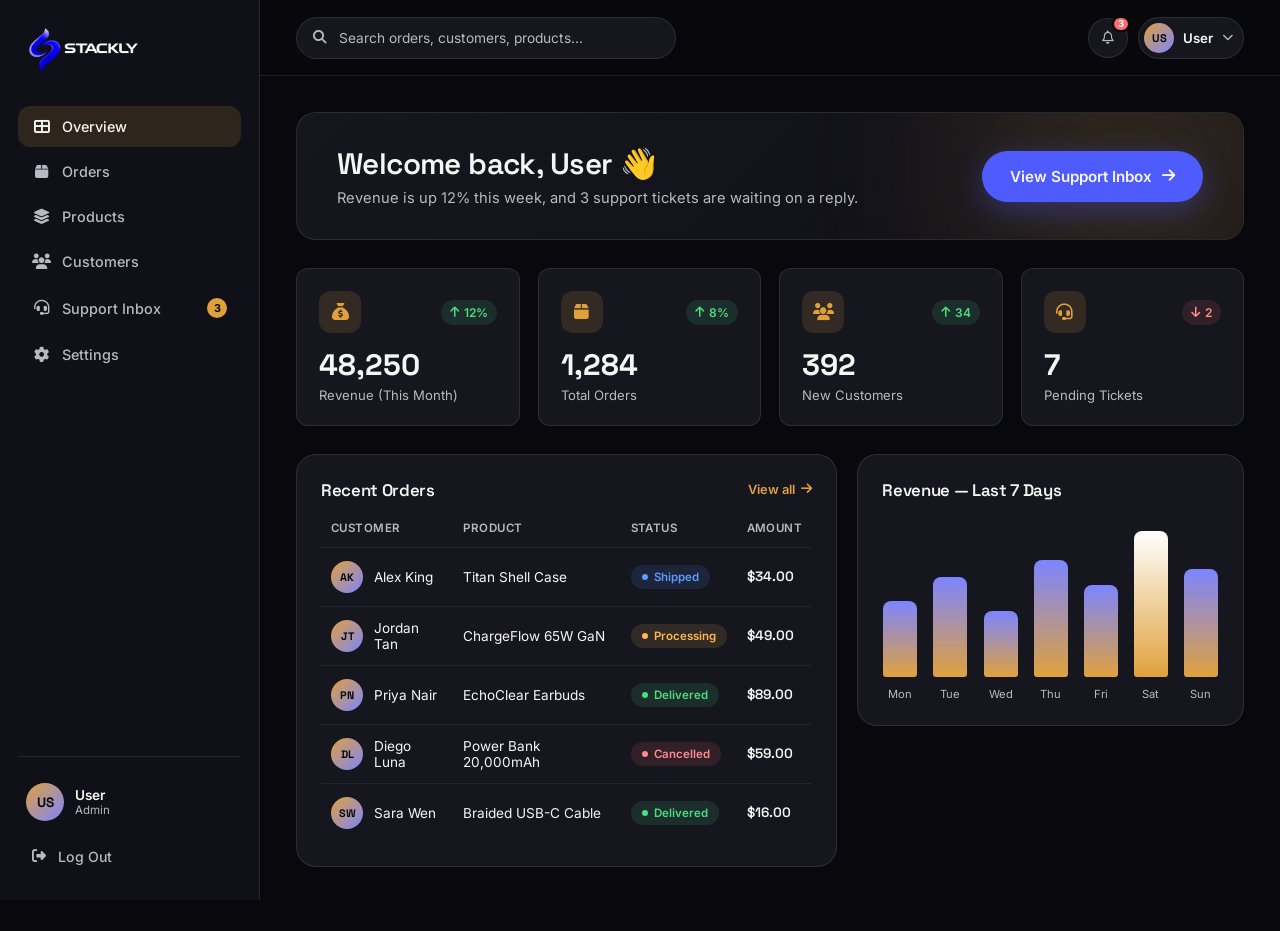
<file: admin-dashboard.html>
<!DOCTYPE html>
<html lang="en">
<head>
<meta charset="UTF-8">
<meta name="viewport" content="width=device-width, initial-scale=1.0">
<title>Admin Dashboard — STACKLY</title>
<meta name="description" content="STACKLY admin dashboard — revenue, orders, customers and the support inbox in one place.">
<meta name="robots" content="noindex">

<link rel="preconnect" href="https://fonts.googleapis.com">
<link href="https://fonts.googleapis.com/css2?family=Space+Grotesk:wght@400;500;600;700&family=Inter:wght@400;500;600;700;800&display=swap" rel="stylesheet">
<link rel="stylesheet" href="https://cdnjs.cloudflare.com/ajax/libs/font-awesome/6.5.1/css/all.min.css">

<link rel="stylesheet" href="style.css">
<link rel="stylesheet" href="dashboard.css">
</head>
<body class="db-page db-role-admin">

<div class="db-shell">

  <!-- ================= SIDEBAR ================= -->
  <aside class="db-sidebar" id="dbSidebar">
    <div class="db-sidebar-top">
<a href="index.html#home" class="db-logo">
  <img
    src="Assest/stackly-logo.webp"
    alt="STACKLY"
    class="db-logo-image"
  >
</a>      <button class="db-sidebar-close" id="dbSidebarClose" aria-label="Close menu"><i class="fa-solid fa-xmark"></i></button>
    </div>

    <nav class="db-nav">

  <a
    href="#overview"
    class="db-nav-link active"
    data-view="overview"
  >
    <i class="fa-solid fa-table-cells-large"></i>
    <span>Overview</span>
  </a>


  <a
    href="#orders"
    class="db-nav-link"
    data-view="orders"
  >
    <i class="fa-solid fa-box"></i>
    <span>Orders</span>
  </a>


  <a
    href="#products"
    class="db-nav-link"
    data-view="products"
  >
    <i class="fa-solid fa-layer-group"></i>
    <span>Products</span>
  </a>


  <a
    href="#customers"
    class="db-nav-link"
    data-view="customers"
  >
    <i class="fa-solid fa-users"></i>
    <span>Customers</span>
  </a>


  <a
    href="#messages"
    class="db-nav-link"
    data-view="messages"
  >
    <i class="fa-solid fa-headset"></i>
    <span>Support Inbox</span>
    <span
      class="db-nav-badge"
      data-source="messages"
    >0</span>
  </a>


  <a
    href="#settings"
    class="db-nav-link"
    data-view="settings"
  >
    <i class="fa-solid fa-gear"></i>
    <span>Settings</span>
  </a>

</nav>

    <div class="db-sidebar-bottom">
      <div class="db-user-card">
        <span class="db-avatar">RM</span>
        <span class="db-user-card-info">
          <strong>Riya Mehta</strong>
          <span>Admin</span>
        </span>
      </div>
      <a href="login.html" class="db-logout"><i class="fa-solid fa-right-from-bracket"></i> Log Out</a>
    </div>
  </aside>

  <div class="db-overlay" id="dbOverlay"></div>

  <!-- ================= MAIN ================= -->
  <div class="db-main">

    <header class="db-topbar">
      <button class="db-hamburger" id="dbHamburger" aria-label="Toggle menu"><span></span><span></span><span></span></button>

      <div class="db-search">
        <i class="fa-solid fa-magnifying-glass"></i>
        <input type="text" placeholder="Search orders, customers, products…">
      </div>

      <div class="db-topbar-right">
        <div class="db-notif" id="dbNotif">
          <button
  class="db-icon-btn"
  id="dbNotifBtn"
  aria-label="Notifications"
  onclick="window.location.href='404.html'"
>
  <i class="fa-regular fa-bell"></i>
  <span class="db-badge" data-source="messages">0</span>
</button>
         
        </div>

        <div class="db-profile" id="dbProfile">
          <button class="db-profile-btn" id="dbProfileBtn">
            <span class="db-avatar" style="width:30px;height:30px;font-size:0.7rem;">RM</span>
            <span class="db-profile-name">Riya</span>
            <i class="fa-solid fa-chevron-down"></i>
          </button>
          <div class="db-dropdown">
            <a href="404.html" class="db-dropdown-item"><i class="fa-regular fa-user"></i> View Profile</a>
            <a href="404.html" class="db-dropdown-item"><i class="fa-solid fa-gear"></i> Admin Settings</a>
            <a href="404.html" class="db-dropdown-item"><i class="fa-regular fa-circle-question"></i> Help Center</a>
            <div class="db-dropdown-divider"></div>
            <a href="login.html" class="db-dropdown-item"><i class="fa-solid fa-right-from-bracket"></i> Log Out</a>
          </div>
        </div>
      </div>
    </header>

    <main class="db-content">
      <section class="db-view db-view-panel active" id="dbViewOverview" data-view-section="overview">


      <!-- Welcome banner -->
      <section class="db-banner" data-db-reveal>
        <div class="db-banner-glow" aria-hidden="true"></div>
        <div class="db-banner-text">
          <h1>Welcome back, Riya <span class="wave">👋</span></h1>
          <p>Revenue is up 12% this week, and 3 support tickets are waiting on a reply.</p>
        </div>
        <a href="404.html" class="btn btn-primary db-banner-cta">View Support Inbox <i class="fa-solid fa-arrow-right"></i></a>
      </section>

      <!-- Stat cards -->
      <section class="db-stats">
        <div class="db-stat-card" data-db-reveal>
          <div class="db-stat-top">
            <span class="db-stat-icon"><i class="fa-solid fa-sack-dollar"></i></span>
            <span class="db-stat-trend up"><i class="fa-solid fa-arrow-up"></i> 12%</span>
          </div>
          <div class="db-stat-num" data-count="48250" data-prefix="$">0</div>
          <div class="db-stat-label">Revenue (This Month)</div>
        </div>
        <div class="db-stat-card" data-db-reveal>
          <div class="db-stat-top">
            <span class="db-stat-icon"><i class="fa-solid fa-box"></i></span>
            <span class="db-stat-trend up"><i class="fa-solid fa-arrow-up"></i> 8%</span>
          </div>
          <div class="db-stat-num" data-count="1284">0</div>
          <div class="db-stat-label">Total Orders</div>
        </div>
        <div class="db-stat-card" data-db-reveal>
          <div class="db-stat-top">
            <span class="db-stat-icon"><i class="fa-solid fa-users"></i></span>
            <span class="db-stat-trend up"><i class="fa-solid fa-arrow-up"></i> 34</span>
          </div>
          <div class="db-stat-num" data-count="392">0</div>
          <div class="db-stat-label">New Customers</div>
        </div>
        <div class="db-stat-card" data-db-reveal>
          <div class="db-stat-top">
            <span class="db-stat-icon"><i class="fa-solid fa-headset"></i></span>
            <span class="db-stat-trend down"><i class="fa-solid fa-arrow-down"></i> 2</span>
          </div>
          <div class="db-stat-num" data-count="7">0</div>
          <div class="db-stat-label">Pending Tickets</div>
        </div>
      </section>

      <!-- Orders + Analytics chart -->
      <section class="db-grid-2">
        <div class="db-panel" data-db-reveal>
          <div class="db-panel-head">
            <h2>Recent Orders</h2>
            <a href="#" class="db-panel-link">View all <i class="fa-solid fa-arrow-right"></i></a>
          </div>
          <div class="db-table-scroll">
            <table class="db-table">
              <thead><tr><th>Customer</th><th>Product</th><th>Status</th><th>Amount</th></tr></thead>
              <tbody>
                <tr>
                  <td><div class="db-order-product"><span class="db-avatar" style="width:32px;height:32px;font-size:0.68rem;">AK</span><span>Alex King</span></div></td>
                  <td>Titan Shell Case</td>
                  <td><span class="db-status db-status-shipped">Shipped</span></td>
                  <td class="db-amount">$34.00</td>
                </tr>
                <tr>
                  <td><div class="db-order-product"><span class="db-avatar" style="width:32px;height:32px;font-size:0.68rem;">JT</span><span>Jordan Tan</span></div></td>
                  <td>ChargeFlow 65W GaN</td>
                  <td><span class="db-status db-status-processing">Processing</span></td>
                  <td class="db-amount">$49.00</td>
                </tr>
                <tr>
                  <td><div class="db-order-product"><span class="db-avatar" style="width:32px;height:32px;font-size:0.68rem;">PN</span><span>Priya Nair</span></div></td>
                  <td>EchoClear Earbuds</td>
                  <td><span class="db-status db-status-delivered">Delivered</span></td>
                  <td class="db-amount">$89.00</td>
                </tr>
                <tr>
                  <td><div class="db-order-product"><span class="db-avatar" style="width:32px;height:32px;font-size:0.68rem;">DL</span><span>Diego Luna</span></div></td>
                  <td>Power Bank 20,000mAh</td>
                  <td><span class="db-status db-status-cancelled">Cancelled</span></td>
                  <td class="db-amount">$59.00</td>
                </tr>
                <tr>
                  <td><div class="db-order-product"><span class="db-avatar" style="width:32px;height:32px;font-size:0.68rem;">SW</span><span>Sara Wen</span></div></td>
                  <td>Braided USB-C Cable</td>
                  <td><span class="db-status db-status-delivered">Delivered</span></td>
                  <td class="db-amount">$16.00</td>
                </tr>
              </tbody>
            </table>
          </div>
        </div>

        <div class="db-panel" data-db-reveal>
          <div class="db-panel-head"><h2>Revenue — Last 7 Days</h2></div>
          <div class="db-chart">
            <div class="db-chart-col"><div class="db-chart-bar-track"><div class="db-chart-bar" data-height="52"></div></div><span class="db-chart-label">Mon</span></div>
            <div class="db-chart-col"><div class="db-chart-bar-track"><div class="db-chart-bar" data-height="68"></div></div><span class="db-chart-label">Tue</span></div>
            <div class="db-chart-col"><div class="db-chart-bar-track"><div class="db-chart-bar" data-height="45"></div></div><span class="db-chart-label">Wed</span></div>
            <div class="db-chart-col"><div class="db-chart-bar-track"><div class="db-chart-bar" data-height="80"></div></div><span class="db-chart-label">Thu</span></div>
            <div class="db-chart-col"><div class="db-chart-bar-track"><div class="db-chart-bar" data-height="63"></div></div><span class="db-chart-label">Fri</span></div>
            <div class="db-chart-col"><div class="db-chart-bar-track"><div class="db-chart-bar is-peak" data-height="100"></div></div><span class="db-chart-label">Sat</span></div>
            <div class="db-chart-col"><div class="db-chart-bar-track"><div class="db-chart-bar" data-height="74"></div></div><span class="db-chart-label">Sun</span></div>
          </div>
        </div>
      </section>




      </section>
      <section class="db-view db-view-panel" id="dbViewOrders" data-view-section="orders">
        <div class="db-page-heading" data-db-reveal><div><span class="db-eyebrow"><i class="fa-solid fa-box"></i> Sales</span><h1>Orders</h1><p>Review and manage all recent customer orders inline.</p></div></div>
        <div class="db-panel" data-db-reveal><div class="db-panel-head"><h2>Order Management</h2><span class="db-panel-note">Latest orders</span></div><div class="db-table-scroll"><table class="db-table"><thead><tr><th>Customer</th><th>Product</th><th>Status</th><th>Amount</th></tr></thead><tbody>
          <tr><td>Alex King</td><td>Titan Shell Case</td><td><span class="db-status db-status-shipped">Shipped</span></td><td class="db-amount">$34.00</td></tr>
          <tr><td>Jordan Tan</td><td>ChargeFlow 65W GaN</td><td><span class="db-status db-status-processing">Processing</span></td><td class="db-amount">$49.00</td></tr>
          <tr><td>Priya Nair</td><td>EchoClear Earbuds</td><td><span class="db-status db-status-delivered">Delivered</span></td><td class="db-amount">$89.00</td></tr>
          <tr><td>Diego Luna</td><td>Power Bank 20,000mAh</td><td><span class="db-status db-status-cancelled">Cancelled</span></td><td class="db-amount">$59.00</td></tr>
        </tbody></table></div></div>
      </section>
      <!-- =========================================================
     ADMIN PRODUCTS
     ========================================================= -->

<section
  class="db-view db-view-panel"
  id="dbViewProducts"
  data-view-section="products"
>

  <!-- Page heading -->
  <div class="db-page-heading admin-products-heading">

    <div>

      <span class="db-eyebrow">
        <i class="fa-solid fa-layer-group"></i>
        Catalog
      </span>

      <h1>Products</h1>

      <p>
        Manage your product catalog without leaving the dashboard.
      </p>

    </div>

    <div class="admin-products-actions">

      <span class="db-page-count">
        3 Products
      </span>

      <button
  type="button"
  class="btn btn-primary"
  id="adminAddProductBtn"
  onclick="window.location.href='404.html'"
>
  <i class="fa-solid fa-plus"></i>
  Add Product
</button>

    </div>

  </div>


  <!-- Product toolbar -->
  <div class="admin-products-toolbar">

    <div class="admin-products-search">

      <i class="fa-solid fa-magnifying-glass"></i>

      <input
        type="text"
        id="adminProductSearch"
        placeholder="Search products..."
        autocomplete="off"
      >

    </div>


    <div class="admin-products-filter">

      <button
        type="button"
        class="admin-filter-btn active"
        data-product-filter="all"
      >
        All
      </button>

      <button
        type="button"
        class="admin-filter-btn"
        data-product-filter="accessories"
      >
        Accessories
      </button>

      <button
        type="button"
        class="admin-filter-btn"
        data-product-filter="chargers"
      >
        Chargers
      </button>

      <button
        type="button"
        class="admin-filter-btn"
        data-product-filter="audio"
      >
        Audio
      </button>

    </div>

  </div>


  <!-- Product grid -->
  <div
    class="admin-products-grid"
    id="adminProductsGrid"
  >


    <!-- Product 1 -->
    <article
      class="admin-product-card"
      data-product-category="accessories"
      data-product-name="Titan Shell Case"
    >

      <div class="admin-product-image">

        <img
          src="Assest/m6.webp"
          alt="Titan Shell Case"
        >

        <span class="admin-product-badge">
          Popular
        </span>

        <button
  type="button"
  class="admin-product-favorite"
  aria-label="Favorite product"
  onclick="window.location.href='404.html'"
>
  <i class="fa-regular fa-heart"></i>
</button>

      </div>


      <div class="admin-product-content">

        <span class="admin-product-category">
          Accessories
        </span>

        <h3>
          Titan Shell Case
        </h3>

        <p class="admin-product-description">
          Premium protective shell case with a slim,
          durable design.
        </p>


        <div class="admin-product-meta">

          <div>
            <span>SKU</span>
            <strong>STK-001</strong>
          </div>

          <div>
            <span>Stock</span>
            <strong class="admin-stock-good">
              42 units
            </strong>
          </div>

        </div>


        <div class="admin-product-bottom">

          <strong class="admin-product-price">
            $34.00
          </strong>

          <div class="admin-product-buttons">

            <button
  type="button"
  class="admin-product-btn admin-product-btn-light"
  onclick="window.location.href='404.html'"
>
  View
</button>

<button
  type="button"
  class="admin-product-btn admin-product-btn-primary"
  onclick="window.location.href='404.html'"
>
  Edit
</button>

          </div>

        </div>

      </div>

    </article>



    <!-- Product 2 -->
    <article
      class="admin-product-card"
      data-product-category="chargers"
      data-product-name="ChargeFlow 65W GaN"
    >

      <div class="admin-product-image">

        <img
          src="Assest/m5.webp"
          alt="ChargeFlow 65W GaN"
        >

        <span class="admin-product-badge admin-product-badge-new">
          New
        </span>

        <button
  type="button"
  class="admin-product-favorite"
  aria-label="Favorite product"
  onclick="window.location.href='404.html'"
>
  <i class="fa-regular fa-heart"></i>
</button>

      </div>


      <div class="admin-product-content">

        <span class="admin-product-category">
          Chargers
        </span>

        <h3>
          ChargeFlow 65W GaN
        </h3>

        <p class="admin-product-description">
          Compact GaN charger with fast charging
          support for multiple devices.
        </p>


        <div class="admin-product-meta">

          <div>
            <span>SKU</span>
            <strong>STK-002</strong>
          </div>

          <div>
            <span>Stock</span>
            <strong class="admin-stock-good">
              28 units
            </strong>
          </div>

        </div>


        <div class="admin-product-bottom">

          <strong class="admin-product-price">
            $49.00
          </strong>

          <div class="admin-product-buttons">

            <button
  type="button"
  class="admin-product-btn admin-product-btn-light"
  onclick="window.location.href='404.html'"
>
  View
</button>

<button
  type="button"
  class="admin-product-btn admin-product-btn-primary"
  onclick="window.location.href='404.html'"
>
  Edit
</button>

          </div>

        </div>

      </div>

    </article>



    <!-- Product 3 -->
    <article
      class="admin-product-card"
      data-product-category="audio"
      data-product-name="EchoClear Earbuds"
    >

      <div class="admin-product-image">

        <img
          src="Assest/m2.webp"
          alt="EchoClear Earbuds"
        >

        <span class="admin-product-badge admin-product-badge-low">
          Low Stock
        </span>

        <button
  type="button"
  class="admin-product-favorite"
  aria-label="Favorite product"
  onclick="window.location.href='404.html'"
>
  <i class="fa-regular fa-heart"></i>
</button>

      </div>


      <div class="admin-product-content">

        <span class="admin-product-category">
          Audio
        </span>

        <h3>
          EchoClear Earbuds
        </h3>

        <p class="admin-product-description">
          Wireless earbuds with clear audio,
          comfortable fit and long battery life.
        </p>


        <div class="admin-product-meta">

          <div>
            <span>SKU</span>
            <strong>STK-003</strong>
          </div>

          <div>
            <span>Stock</span>
            <strong class="admin-stock-low">
              6 units
            </strong>
          </div>

        </div>


        <div class="admin-product-bottom">

          <strong class="admin-product-price">
            $89.00
          </strong>

          <div class="admin-product-buttons">

            <button
  type="button"
  class="admin-product-btn admin-product-btn-light"
  onclick="window.location.href='404.html'"
>
  View
</button>

<button
  type="button"
  class="admin-product-btn admin-product-btn-primary"
  onclick="window.location.href='404.html'"
>
  Edit
</button>

          </div>

        </div>

      </div>

    </article>


  </div>


  <!-- Empty search result -->
  <div
    class="admin-products-empty"
    id="adminProductsEmpty"
  >

    <i class="fa-solid fa-box-open"></i>

    <h3>No products found</h3>

    <p>
      Try another product name or category.
    </p>

  </div>


</section>
      <section class="db-view db-view-panel" id="dbViewCustomers" data-view-section="customers">
        <div class="db-page-heading" data-db-reveal><div><span class="db-eyebrow"><i class="fa-solid fa-users"></i> CRM</span><h1>Customers</h1><p>View customer accounts and their latest activity inline.</p></div></div>
        <div class="db-panel" data-db-reveal><div class="db-panel-head"><h2>Customers</h2></div><div class="db-table-scroll"><table class="db-table"><thead><tr><th>Customer</th><th>Orders</th><th>Status</th><th>Latest Order</th></tr></thead><tbody>
          <tr><td>Alex King</td><td>5</td><td><span class="db-status db-status-delivered">Active</span></td><td>#4821</td></tr>
          <tr><td>Jordan Tan</td><td>3</td><td><span class="db-status db-status-delivered">Active</span></td><td>#4790</td></tr>
          <tr><td>Priya Nair</td><td>7</td><td><span class="db-status db-status-processing">Review</span></td><td>#4756</td></tr>
        </tbody></table></div></div>
      </section>
      <section class="db-view db-view-panel" id="dbViewAnalytics" data-view-section="analytics">
        <div class="db-page-heading" data-db-reveal><div><span class="db-eyebrow"><i class="fa-solid fa-chart-line"></i> Insights</span><h1>Analytics</h1><p>Review revenue performance inline.</p></div></div>
        <div class="db-panel" data-db-reveal><div class="db-panel-head"><h2>Revenue — Last 7 Days</h2></div><div class="db-chart">
          <div class="db-chart-col"><div class="db-chart-bar-track"><div class="db-chart-bar" data-height="52"></div></div><span class="db-chart-label">Mon</span></div>
          <div class="db-chart-col"><div class="db-chart-bar-track"><div class="db-chart-bar" data-height="68"></div></div><span class="db-chart-label">Tue</span></div>
          <div class="db-chart-col"><div class="db-chart-bar-track"><div class="db-chart-bar" data-height="45"></div></div><span class="db-chart-label">Wed</span></div>
          <div class="db-chart-col"><div class="db-chart-bar-track"><div class="db-chart-bar" data-height="80"></div></div><span class="db-chart-label">Thu</span></div>
          <div class="db-chart-col"><div class="db-chart-bar-track"><div class="db-chart-bar" data-height="63"></div></div><span class="db-chart-label">Fri</span></div>
          <div class="db-chart-col"><div class="db-chart-bar-track"><div class="db-chart-bar is-peak" data-height="100"></div></div><span class="db-chart-label">Sat</span></div>
          <div class="db-chart-col"><div class="db-chart-bar-track"><div class="db-chart-bar" data-height="74"></div></div><span class="db-chart-label">Sun</span></div>
        </div></div>
      </section>
      <section class="db-view db-view-panel" id="dbViewSettings" data-view-section="settings">
        <div class="db-page-heading" data-db-reveal><div><span class="db-eyebrow"><i class="fa-solid fa-gear"></i> Admin</span><h1>Settings</h1><p>Manage dashboard settings inline.</p></div></div>
        <div class="db-panel"><h2>Dashboard Preferences</h2><label class="db-toggle-row"><span>Email notifications</span><input type="checkbox" checked><span class="db-toggle"></span></label><label class="db-toggle-row"><span>Low stock alerts</span><input type="checkbox" checked><span class="db-toggle"></span></label><label class="db-toggle-row"><span>Weekly reports</span><input type="checkbox"><span class="db-toggle"></span></label></div>
      </section>
      <section class="db-view db-view-panel" id="dbViewMessages" data-view-section="messages">
      <!-- Support Inbox — fully dynamic -->
      <section class="db-panel db-inbox-panel" id="dbInboxPanel" data-db-reveal>
        <div class="db-panel-head">
          <h2>Support Inbox</h2>
          <a href="404.html" class="db-panel-link">Open full inbox <i class="fa-solid fa-arrow-right"></i></a>
        </div>

        <div class="db-inbox-toolbar">
          <div class="db-inbox-search">
            <i class="fa-solid fa-magnifying-glass"></i>
            <input type="text" id="dbInboxSearch" placeholder="Search tickets…">
          </div>
          <div class="db-inbox-chips">
            <button type="button" class="db-inbox-chip active" data-filter="all">All</button>
            <button type="button" class="db-inbox-chip" data-filter="unread">Unread</button>
            <button type="button" class="db-inbox-chip" data-filter="order">Orders</button>
            <button type="button" class="db-inbox-chip" data-filter="billing">Billing</button>
            <button type="button" class="db-inbox-chip" data-filter="wholesale">Wholesale</button>
          </div>
        </div>

        <div class="db-msg-list" id="dbMessageList"><!-- rendered dynamically by dashboard.js --></div>
        <p class="db-msg-empty" id="dbMsgEmpty">No tickets match that search.</p>
      </section>
      </section>
    </main>
  </div>
</div>

<script>
  /* Ticket data — dashboard.js renders this into #dbMessageList dynamically. */
  window.DASHBOARD_MESSAGES = [
    { id: 1, sender: 'Alex King', initials: 'AK', tag: 'Order', time: '18m ago', unread: true,
      subject: 'Where is my order #4821?', preview: 'Hi, tracking hasn\u2019t updated in 2 days — can someone check on this?',
      full: 'Hi, my tracking for order #4821 (Titan Shell Case) hasn\u2019t updated in 2 days and it still says "label created." Could someone check with the courier? Thanks!' },
    { id: 2, sender: 'Priya Nair', initials: 'PN', tag: 'Billing', time: '1h ago', unread: true,
      subject: 'Double charge on my card', preview: 'I think I was charged twice for order #4790 — can you confirm?',
      full: 'I just noticed two charges of $49.00 on my card, both labeled STACKLY, dated the same day. I only placed one order (#4790). Could you confirm whether this is a duplicate charge and refund if so?' },
    { id: 3, sender: 'Global Retail Co.', initials: 'GR', tag: 'Wholesale', time: '3h ago', unread: true,
      subject: 'Bulk order — 200 units', preview: 'Requesting a wholesale quote for 200 units of the ChargeFlow charger.',
      full: 'We are a retail chain interested in a wholesale quote for 200 units of the ChargeFlow 65W GaN charger, with recurring monthly orders if pricing works out. Please advise on lead time and bulk pricing tiers.' },
    { id: 4, sender: 'Diego Luna', initials: 'DL', tag: 'Order', time: '6h ago', unread: false,
      subject: 'Cancel order #4655', preview: 'Please cancel this order, I ordered the wrong power bank capacity.',
      full: 'I accidentally ordered the 20,000mAh power bank instead of the 10,000mAh one. Order #4655. Could you cancel it before it ships? I\u2019ll place a new order for the correct one.' },
    { id: 5, sender: 'Sara Wen', initials: 'SW', tag: 'Billing', time: '1d ago', unread: false,
      subject: 'Need an invoice copy', preview: 'Could you resend the invoice for order #4703 for my expense report?',
      full: 'Could you resend the invoice for order #4703? I need it attached to a work expense report and can\u2019t find the original email. My billing email is on file.' },
    { id: 6, sender: 'Jordan Tan', initials: 'JT', tag: 'Order', time: '2d ago', unread: false,
      subject: 'Wrong color received', preview: 'I ordered the black case but received white — how do we fix this?',
      full: 'I ordered the Titan Shell Case in black but received white instead. Order #4790. I\u2019d like an exchange for the correct color — happy to ship the wrong one back once I get a return label.' }
  ];
</script>
<script src="dashboard.js"></script>
</body>
</html>
</file>
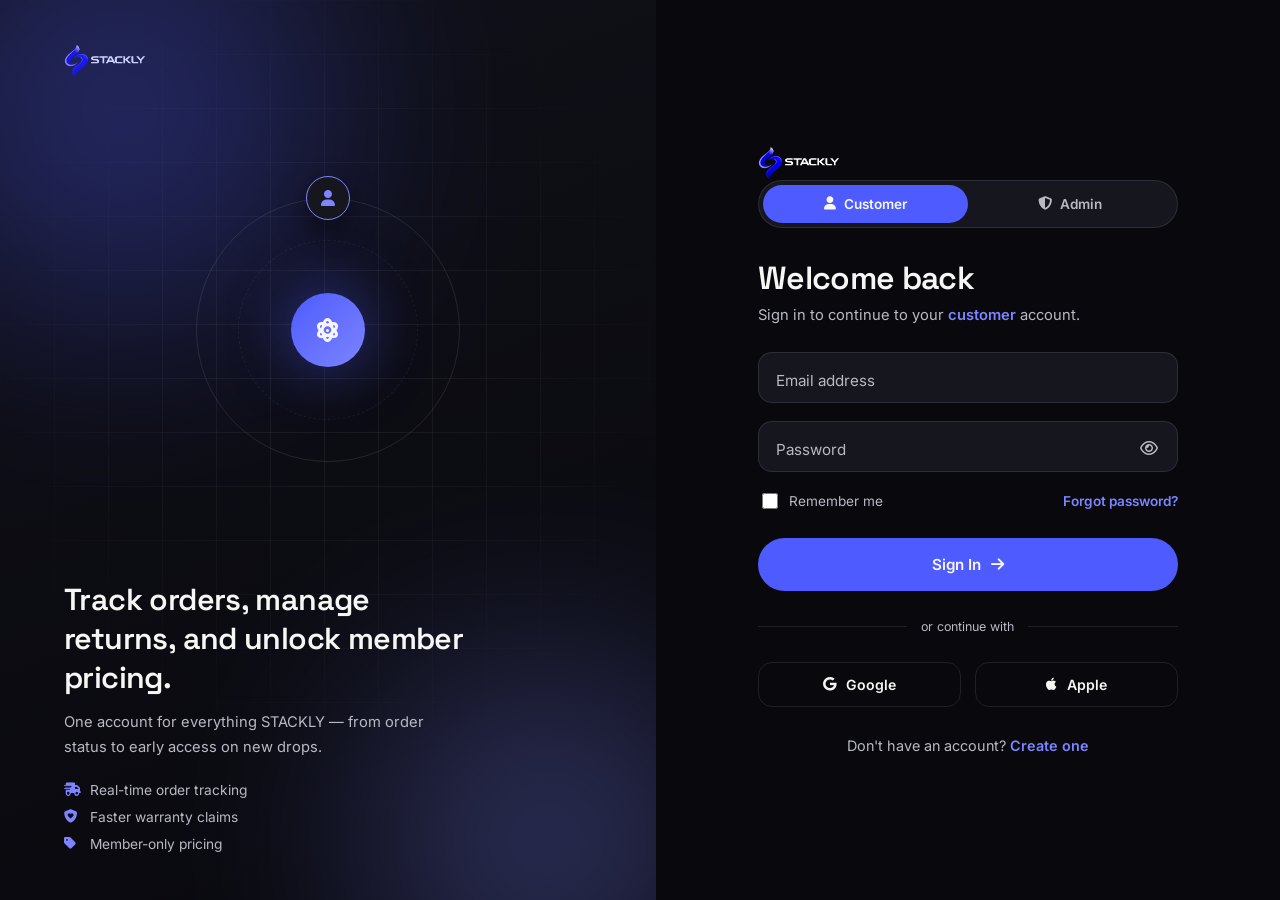
<file: login.html>
<!DOCTYPE html>
<html lang="en">
<head>
<meta charset="UTF-8">
<meta name="viewport" content="width=device-width, initial-scale=1.0">
<title>Sign In — STACKLY</title>
<meta name="description" content="Sign in to your STACKLY account to track orders, manage returns and access member pricing.">

<link rel="preconnect" href="https://fonts.googleapis.com">
<link href="https://fonts.googleapis.com/css2?family=Space+Grotesk:wght@400;500;600;700&family=Inter:wght@400;500;600;700;800&display=swap" rel="stylesheet">
<link rel="stylesheet" href="https://cdnjs.cloudflare.com/ajax/libs/font-awesome/6.5.1/css/all.min.css">

<link rel="stylesheet" href="style.css">
<link rel="stylesheet" href="auth.css">
</head>
<body>

<div class="au-page">

  <!-- ================= VISUAL PANEL ================= -->
  <div class="au-visual">
    <div class="au-visual-grid" aria-hidden="true"></div>
    <div class="au-glow au-glow-1" aria-hidden="true"></div>
    <div class="au-glow au-glow-2" aria-hidden="true"></div>

    <a href="#home" class="logo">
      <img src="Assest/stackly-logo.webp" alt="Stackly" class="logo-img">
    </a>

    <div class="au-orbit-scene" aria-hidden="true">
      <div class="au-ring au-ring-1"></div>
      <div class="au-ring au-ring-2"></div>
      <div class="au-orbit-core"><i class="fa-solid fa-atom"></i></div>
      <div class="au-orbit-track">
        <div class="au-orbit-sat" id="auOrbitSat"><i class="fa-solid fa-user" id="auSatIcon"></i></div>
      </div>
    </div>

    <div class="au-visual-copy">
      <h2>Track orders, manage returns, and unlock member pricing.</h2>
      <p>One account for everything STACKLY — from order status to early access on new drops.</p>
      <ul class="au-visual-points">
        <li><i class="fa-solid fa-truck-fast"></i> Real-time order tracking</li>
        <li><i class="fa-solid fa-shield-heart"></i> Faster warranty claims</li>
        <li><i class="fa-solid fa-tag"></i> Member-only pricing</li>
      </ul>
    </div>
  </div>

  <!-- ================= FORM PANEL ================= -->
  <div class="au-form-panel">
    <div class="au-form-wrap">

      <a href="#home" class="logo">
      <img src="Assest/stackly-logo.webp" alt="Stackly" class="logo-img">
    </a>

      <div class="au-role-toggle" id="auRoleToggle">
        <div class="au-role-indicator" id="auRoleIndicator"></div>
        <button type="button" class="au-role-btn active" data-role="customer"><i class="fa-solid fa-user"></i> Customer</button>
        <button type="button" class="au-role-btn" data-role="admin"><i class="fa-solid fa-shield-halved"></i> Admin</button>
      </div>

      <h1>Welcome back</h1>
      <p class="au-sub">Sign in to continue to your <span class="au-role-label">customer</span> account.</p>

      <form class="au-form" id="auLoginForm">
        <input type="hidden" id="auRoleField" value="customer">

        <div class="au-field">
          <input type="email" id="auEmail" placeholder=" " required>
          <label for="auEmail">Email address</label>
        </div>

        <div class="au-field au-field-password">
          <input type="password" id="auPassword" placeholder=" " required>
          <label for="auPassword">Password</label>
          <button type="button" class="au-pass-toggle" aria-label="Show password"><i class="fa-regular fa-eye"></i></button>
        </div>

        <div class="au-form-row">
          <label class="au-checkbox">
            <input type="checkbox">
            <span>Remember me</span>
          </label>
          <a href="404.html" class="au-forgot">Forgot password?</a>
        </div>

        <button type="submit" class="au-submit-btn">
          <span class="au-submit-label">Sign In <i class="fa-solid fa-arrow-right"></i></span>
          <span class="au-submit-loader"></span>
          <span class="au-submit-check"><i class="fa-solid fa-check"></i></span>
        </button>
      </form>

      <div class="au-divider"><span>or continue with</span></div>
      <div class="au-social-row">
        <button type="button" class="au-social-btn" onclick="window.location.href='404.html'">
  <i class="fa-brands fa-google"></i>
  Google
</button>

<button type="button" class="au-social-btn" onclick="window.location.href='404.html'">
  <i class="fa-brands fa-apple"></i>
  Apple
</button>
      </div>

      <p class="au-switch">Don't have an account? <a href="signup.html">Create one</a></p>
    </div>
  </div>

</div>

<script src="auth.js"></script>
</body>
</html>
</file>
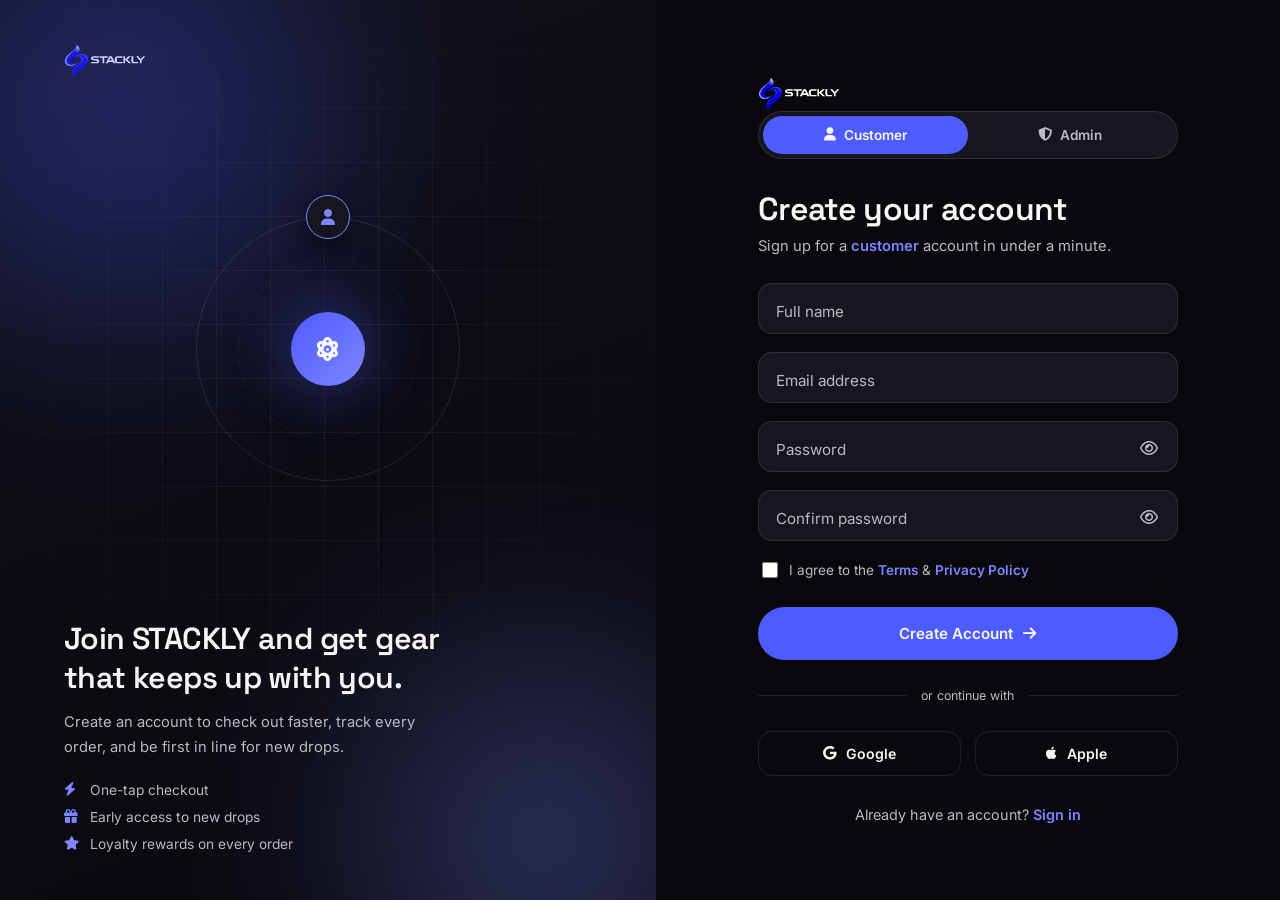
<file: signup.html>
<!DOCTYPE html>
<html lang="en">
<head>
<meta charset="UTF-8">
<meta name="viewport" content="width=device-width, initial-scale=1.0">
<title>Create Account — STACKLY</title>
<meta name="description" content="Create your STACKLY account to track orders, manage returns and access member pricing.">

<link rel="preconnect" href="https://fonts.googleapis.com">
<link href="https://fonts.googleapis.com/css2?family=Space+Grotesk:wght@400;500;600;700&family=Inter:wght@400;500;600;700;800&display=swap" rel="stylesheet">
<link rel="stylesheet" href="https://cdnjs.cloudflare.com/ajax/libs/font-awesome/6.5.1/css/all.min.css">

<link rel="stylesheet" href="style.css">
<link rel="stylesheet" href="auth.css">
</head>
<body>

<div class="au-page">

  <!-- ================= VISUAL PANEL ================= -->
  <div class="au-visual">
    <div class="au-visual-grid" aria-hidden="true"></div>
    <div class="au-glow au-glow-1" aria-hidden="true"></div>
    <div class="au-glow au-glow-2" aria-hidden="true"></div>

   <a href="#home" class="logo">
      <img src="Assest/stackly-logo.webp" alt="Stackly" class="logo-img">
    </a>

    <div class="au-orbit-scene" aria-hidden="true">
      <div class="au-ring au-ring-1"></div>
      <div class="au-ring au-ring-2"></div>
      <div class="au-orbit-core"><i class="fa-solid fa-atom"></i></div>
      <div class="au-orbit-track">
        <div class="au-orbit-sat" id="auOrbitSat"><i class="fa-solid fa-user" id="auSatIcon"></i></div>
      </div>
    </div>

    <div class="au-visual-copy">
      <h2>Join STACKLY and get gear that keeps up with you.</h2>
      <p>Create an account to check out faster, track every order, and be first in line for new drops.</p>
      <ul class="au-visual-points">
        <li><i class="fa-solid fa-bolt"></i> One-tap checkout</li>
        <li><i class="fa-solid fa-gift"></i> Early access to new drops</li>
        <li><i class="fa-solid fa-star"></i> Loyalty rewards on every order</li>
      </ul>
    </div>
  </div>

  <!-- ================= FORM PANEL ================= -->
  <div class="au-form-panel">
    <div class="au-form-wrap">

      <a href="#home" class="logo">
      <img src="Assest/stackly-logo.webp" alt="Stackly" class="logo-img">
    </a>

      <div class="au-role-toggle" id="auRoleToggle">
        <div class="au-role-indicator" id="auRoleIndicator"></div>
        <button type="button" class="au-role-btn active" data-role="customer"><i class="fa-solid fa-user"></i> Customer</button>
        <button type="button" class="au-role-btn" data-role="admin"><i class="fa-solid fa-shield-halved"></i> Admin</button>
      </div>

      <h1>Create your account</h1>
      <p class="au-sub">Sign up for a <span class="au-role-label">customer</span> account in under a minute.</p>

      <form class="au-form" id="auSignupForm">
        <input type="hidden" id="auRoleField" value="customer">

        <div class="au-field">
          <input type="text" id="auName" placeholder=" " required>
          <label for="auName">Full name</label>
        </div>

        <div class="au-field">
          <input type="email" id="auEmail" placeholder=" " required>
          <label for="auEmail">Email address</label>
        </div>

        <div class="au-field au-field-password">
          <input type="password" id="auPassword" placeholder=" " required minlength="8">
          <label for="auPassword">Password</label>
          <button type="button" class="au-pass-toggle" aria-label="Show password"><i class="fa-regular fa-eye"></i></button>
        </div>

        <div class="au-field au-field-password">
          <input type="password" id="auConfirm" placeholder=" " required minlength="8">
          <label for="auConfirm">Confirm password</label>
          <button type="button" class="au-pass-toggle" aria-label="Show password"><i class="fa-regular fa-eye"></i></button>
        </div>
        <p class="au-field-hint">Passwords don't match — try again.</p>

        <div class="au-form-row">
          <label class="au-checkbox">
            <input type="checkbox" required>
            <span class="au-terms">I agree to the <a href="#">Terms</a> &amp; <a href="#">Privacy Policy</a></span>
          </label>
        </div>

        <button type="submit" class="au-submit-btn">
          <span class="au-submit-label">Create Account <i class="fa-solid fa-arrow-right"></i></span>
          <span class="au-submit-loader"></span>
          <span class="au-submit-check"><i class="fa-solid fa-check"></i></span>
        </button>
      </form>

      <div class="au-divider"><span>or continue with</span></div>
      <div class="au-social-row">
        <button type="button" class="au-social-btn" onclick="window.location.href='404.html'">
  <i class="fa-brands fa-google"></i>
  Google
</button>

<button type="button" class="au-social-btn" onclick="window.location.href='404.html'">
  <i class="fa-brands fa-apple"></i>
  Apple
</button>
      </div>

      <p class="au-switch">Already have an account? <a href="login.html">Sign in</a></p>
    </div>
  </div>

</div>

<script src="auth.js"></script>
</body>
</html>
</file>
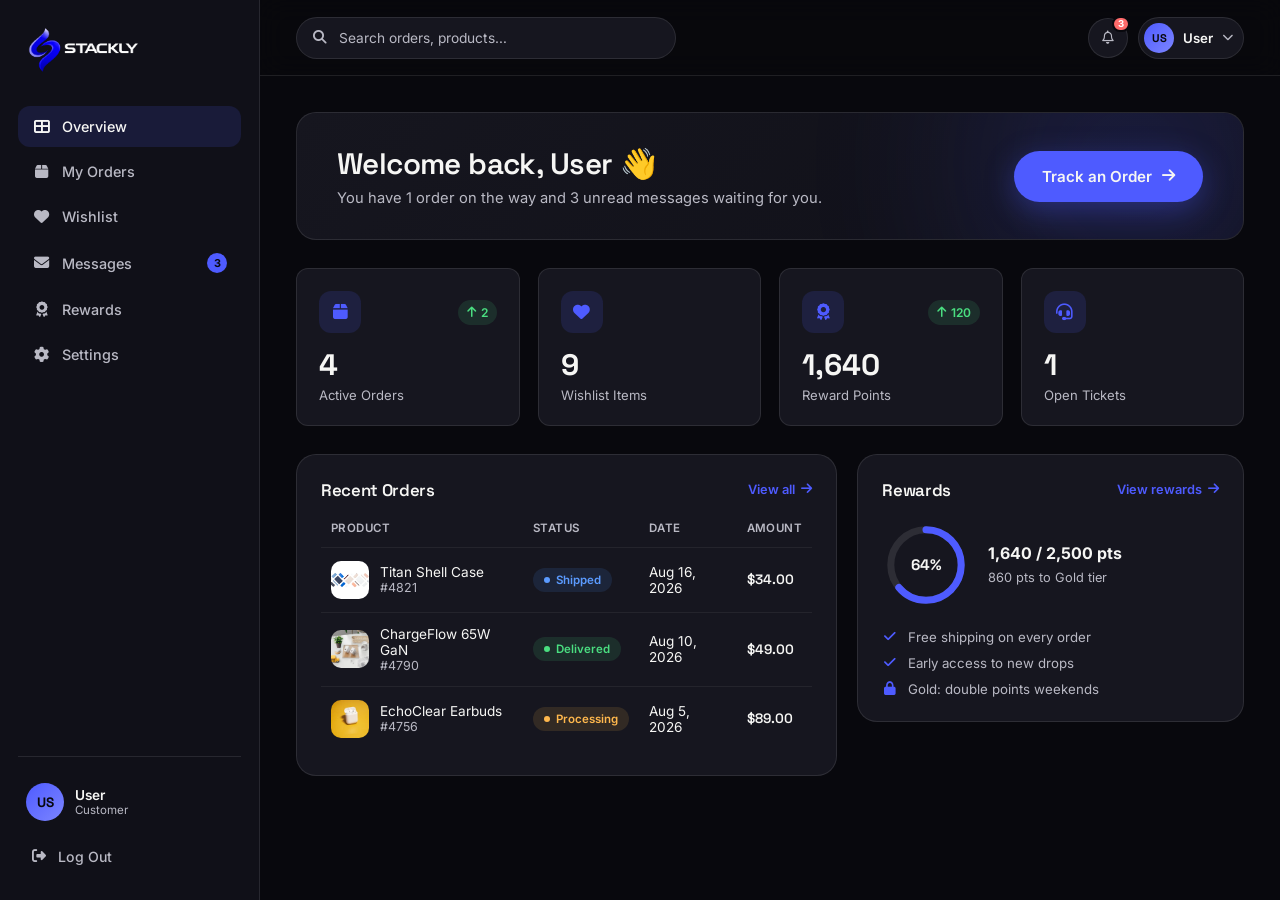
<file: user-dashboard.html>
<!DOCTYPE html>
<html lang="en">

<head>
  <meta charset="UTF-8">

  <meta
    name="viewport"
    content="width=device-width, initial-scale=1.0"
  >

  <title>My Account — STACKLY</title>

  <meta
    name="description"
    content="Your STACKLY customer dashboard — track orders, manage your wishlist, rewards and messages."
  >

  <meta name="robots" content="noindex">

  <!-- Fonts -->
  <link rel="preconnect" href="https://fonts.googleapis.com">

  <link
    href="https://fonts.googleapis.com/css2?family=Space+Grotesk:wght@400;500;600;700&family=Inter:wght@400;500;600;700;800&display=swap"
    rel="stylesheet"
  >

  <!-- Font Awesome -->
  <link
    rel="stylesheet"
    href="https://cdnjs.cloudflare.com/ajax/libs/font-awesome/6.5.1/css/all.min.css"
  >

  <!-- Main CSS -->
  <link rel="stylesheet" href="style.css">

  <!-- Dashboard CSS -->
  <link rel="stylesheet" href="dashboard.css">


  <!-- =====================================================
       INLINE VIEW FIX
       ===================================================== -->

  <style>

    /*
     * Every dashboard page is inside one main container.
     * Only the selected section is displayed.
     */

    .db-view {
      display: none;
      width: 100%;
    }

    .db-view.active {
      display: block;
    }

    .db-view[aria-hidden="true"] {
      display: none;
    }

    .db-view[aria-hidden="false"] {
      display: block;
    }


    /* =====================================================
       PAGE HEADING
       ===================================================== */

    .db-page-heading {
      display: flex;
      align-items: flex-end;
      justify-content: space-between;
      gap: 24px;
      margin-bottom: 28px;
    }

    .db-page-heading h1 {
      margin: 6px 0;
      font-size: clamp(2rem, 4vw, 2.8rem);
      line-height: 1.05;
    }

    .db-page-heading p {
      margin: 0;
    }

    .db-eyebrow {
      display: inline-flex;
      align-items: center;
      gap: 8px;
    }


    /* =====================================================
       ORDERS
       ===================================================== */

    .db-orders-panel {
      width: 100%;
      overflow: hidden;
    }

    .db-orders-panel .db-table-scroll {
      width: 100%;
      overflow-x: auto;
    }

    .db-orders-panel .db-table {
      width: 100%;
      min-width: 700px;
    }


    /* =====================================================
       WISHLIST
       ===================================================== */

    .db-wishlist-grid {
      display: grid;
      grid-template-columns: repeat(2, minmax(0, 1fr));
      gap: 20px;
    }

    .db-wishlist-card {
      overflow: hidden;
    }

    .db-wishlist-image {
      width: 100%;
      aspect-ratio: 16 / 10;
      overflow: hidden;
    }

    .db-wishlist-image img {
      width: 100%;
      height: 100%;
      object-fit: cover;
      display: block;
    }

    .db-wishlist-info {
      padding: 20px;
    }

    .db-wishlist-category {
      display: inline-block;
      margin-bottom: 7px;
      font-size: 0.78rem;
      font-weight: 700;
      text-transform: uppercase;
      letter-spacing: 0.06em;
    }

    .db-wishlist-info h3 {
      margin: 0 0 18px;
    }

    .db-wishlist-bottom {
      display: flex;
      align-items: center;
      justify-content: space-between;
      gap: 15px;
    }


    /* =====================================================
       REWARDS
       ===================================================== */

    .db-rewards-layout {
      display: grid;
      grid-template-columns: minmax(280px, 1fr) minmax(280px, 1fr);
      gap: 24px;
    }

    .db-rewards-card {
      padding: 28px;
    }

    .db-rewards-points {
      font-size: 2.2rem;
      font-weight: 800;
      margin: 8px 0;
    }

    .db-reward-list {
      display: grid;
      gap: 12px;
      margin-top: 22px;
    }

    .db-reward-list-item {
      display: flex;
      align-items: center;
      gap: 12px;
    }


    /* =====================================================
       SETTINGS
       ===================================================== */

    .db-settings-card {
      padding: 26px;
    }

    .db-setting-row {
      display: flex;
      align-items: center;
      justify-content: space-between;
      gap: 20px;
      padding: 18px 0;
    }

    .db-setting-row + .db-setting-row {
      border-top: 1px solid rgba(255,255,255,0.08);
    }

    .db-setting-copy strong {
      display: block;
      margin-bottom: 5px;
    }

    .db-setting-copy span {
      display: block;
      font-size: 0.86rem;
    }


    /* =====================================================
       MOBILE
       ===================================================== */

    @media (max-width: 900px) {

      .db-wishlist-grid {
        grid-template-columns: 1fr;
      }

      .db-rewards-layout {
        grid-template-columns: 1fr;
      }

    }


    @media (max-width: 700px) {

      .db-page-heading {
        flex-direction: column;
        align-items: flex-start;
      }

      .db-wishlist-bottom {
        flex-direction: column;
        align-items: stretch;
      }

      .db-wishlist-bottom .btn {
        width: 100%;
      }

      .db-orders-panel .db-table {
        min-width: 650px;
      }

    }

  </style>

</head>


<body class="db-page db-role-customer">


<div class="db-shell">


  <!-- =====================================================
       SIDEBAR
       ===================================================== -->

  <aside
    class="db-sidebar"
    id="dbSidebar"
  >

    <div class="db-sidebar-top">

      <a href="index.html#home" class="db-logo">
  <img
    src="Assest/stackly-logo.webp"
    alt="STACKLY"
    class="db-logo-image"
  >
</a>  


      <button
        type="button"
        class="db-sidebar-close"
        id="dbSidebarClose"
        aria-label="Close menu"
      >
        <i class="fa-solid fa-xmark"></i>
      </button>

    </div>


    <!-- ===================================================
         NAVIGATION
         =================================================== -->

    <nav class="db-nav">

      <a
        href="#overview"
        class="db-nav-link active"
        data-view="overview"
      >
        <i class="fa-solid fa-table-cells-large"></i>
        <span>Overview</span>
      </a>


      <a
        href="#orders"
        class="db-nav-link"
        data-view="orders"
      >
        <i class="fa-solid fa-box"></i>
        <span>My Orders</span>
      </a>


      <a
        href="#wishlist"
        class="db-nav-link"
        data-view="wishlist"
      >
        <i class="fa-solid fa-heart"></i>
        <span>Wishlist</span>
      </a>


      <a
        href="#messages"
        class="db-nav-link"
        data-view="messages"
      >
        <i class="fa-solid fa-envelope"></i>
        <span>Messages</span>

        <span
          class="db-nav-badge"
          data-source="messages"
        >0</span>

      </a>


      <a
        href="#rewards"
        class="db-nav-link"
        data-view="rewards"
      >
        <i class="fa-solid fa-award"></i>
        <span>Rewards</span>
      </a>


      <a
        href="#settings"
        class="db-nav-link"
        data-view="settings"
      >
        <i class="fa-solid fa-gear"></i>
        <span>Settings</span>
      </a>

    </nav>


    <!-- ===================================================
         USER
         =================================================== -->

    <div class="db-sidebar-bottom">

      <div class="db-user-card">

        <span class="db-avatar">
          AK
        </span>

        <span class="db-user-card-info">

          <strong>
            Alex King
          </strong>

          <span>
            Customer
          </span>

        </span>

      </div>


      <a
        href="login.html"
        class="db-logout"
      >
        <i class="fa-solid fa-right-from-bracket"></i>
        Log Out
      </a>

    </div>

  </aside>


  <div
    class="db-overlay"
    id="dbOverlay"
  ></div>


  <!-- =====================================================
       MAIN
       ===================================================== -->

  <div class="db-main">


    <!-- ===================================================
         TOP BAR
         =================================================== -->

    <header class="db-topbar">


      <button
        type="button"
        class="db-hamburger"
        id="dbHamburger"
        aria-label="Toggle menu"
      >
        <span></span>
        <span></span>
        <span></span>
      </button>


      <div class="db-search">

        <i class="fa-solid fa-magnifying-glass"></i>

        <input
          type="text"
          placeholder="Search orders, products…"
        >

      </div>


      <div class="db-topbar-right">


        <!-- Notifications -->

        <div
          class="db-notif"
          id="dbNotif"
        >

          <button
  class="db-icon-btn"
  id="dbNotifBtn"
  aria-label="Notifications"
  onclick="window.location.href='404.html'"
>
  <i class="fa-regular fa-bell"></i>
  <span class="db-badge" data-source="messages">0</span>
</button>


          <div class="db-dropdown db-notif-panel">

            <p class="db-dropdown-head">
              Notifications
            </p>


            <div class="db-notif-row">

              <span class="db-notif-dot"></span>

              <p>
                <strong>
                  Order #4821
                </strong>
                has shipped and is on its way.

                <span>
                  2 hours ago
                </span>

              </p>

            </div>


            <div class="db-notif-row">

              <span class="db-notif-dot"></span>

              <p>
                <strong>
                  20% off
                </strong>
                chargers this weekend only.

                <span>
                  1 day ago
                </span>

              </p>

            </div>


            <div class="db-notif-row read">

              <span class="db-notif-dot"></span>

              <p>
                Your
                <strong>
                  warranty claim
                </strong>
                was approved.

                <span>
                  3 days ago
                </span>

              </p>

            </div>

          </div>

        </div>


        <!-- Profile -->

       <div class="db-profile" id="dbProfile">

  <!-- Profile Button -->
  <button
    type="button"
    class="db-profile-btn"
    id="dbProfileBtn"
    aria-label="Open profile menu"
    aria-expanded="false"
  >
    <span
      class="db-avatar"
      style="width:30px;height:30px;font-size:0.7rem;"
    >
      AK
    </span>

    <span class="db-profile-name">
      Alex
    </span>

    <i class="fa-solid fa-chevron-down"></i>
  </button>


  <!-- Profile Dropdown -->
  <div class="db-dropdown" id="dbProfileDropdown">

    <!-- View Profile -->
    <a
      href="404.html"
      class="db-dropdown-item"
      onclick="window.location.href='404.html'; return false;"
    >
      <i class="fa-regular fa-user"></i>
      <span>View Profile</span>
    </a>


    <!-- Account Settings -->
    <a
      href="404.html"
      class="db-dropdown-item"
      onclick="window.location.href='404.html'; return false;"
    >
      <i class="fa-solid fa-gear"></i>
      <span>Account Settings</span>
    </a>


    <!-- Help & Support -->
    <a
      href="404.html"
      class="db-dropdown-item"
      onclick="window.location.href='404.html'; return false;"
    >
      <i class="fa-regular fa-circle-question"></i>
      <span>Help &amp; Support</span>
    </a>


    <!-- Divider -->
    <div class="db-dropdown-divider"></div>


    <!-- Logout -->
    <a
      href="login.html"
      class="db-dropdown-item"
    >
      <i class="fa-solid fa-right-from-bracket"></i>
      <span>Log Out</span>
    </a>

  </div>

</div>

      </div>

    </header>


    <!-- =====================================================
         CONTENT
         ===================================================== -->

    <main class="db-content">


      <!-- ===================================================
           OVERVIEW
           =================================================== -->

      <section
        class="db-view db-view-panel active"
        id="dbViewOverview"
        data-view-section="overview"
        aria-hidden="false"
      >


        <!-- Welcome -->

        <section
          class="db-banner"
          data-db-reveal
        >

          <div
            class="db-banner-glow"
            aria-hidden="true"
          ></div>


          <div class="db-banner-text">

            <h1>
              Welcome back, Alex
              <span class="wave">👋</span>
            </h1>

            <p>
              You have 1 order on the way
              and 3 unread messages waiting
              for you.
            </p>

          </div>


          <a
            href="404.html"
            class="btn btn-primary db-banner-cta"
            data-view="orders"
          >
            Track an Order
            <i class="fa-solid fa-arrow-right"></i>
          </a>

        </section>


        <!-- Stats -->

        <section class="db-stats">


          <div
            class="db-stat-card"
            data-db-reveal
          >

            <div class="db-stat-top">

              <span class="db-stat-icon">
                <i class="fa-solid fa-box"></i>
              </span>

              <span class="db-stat-trend up">
                <i class="fa-solid fa-arrow-up"></i>
                2
              </span>

            </div>

            <div
              class="db-stat-num"
              data-count="4"
            >
              0
            </div>

            <div class="db-stat-label">
              Active Orders
            </div>

          </div>


          <div
            class="db-stat-card"
            data-db-reveal
          >

            <div class="db-stat-top">

              <span class="db-stat-icon">
                <i class="fa-solid fa-heart"></i>
              </span>

            </div>

            <div
              class="db-stat-num"
              data-count="9"
            >
              0
            </div>

            <div class="db-stat-label">
              Wishlist Items
            </div>

          </div>


          <div
            class="db-stat-card"
            data-db-reveal
          >

            <div class="db-stat-top">

              <span class="db-stat-icon">
                <i class="fa-solid fa-award"></i>
              </span>

              <span class="db-stat-trend up">
                <i class="fa-solid fa-arrow-up"></i>
                120
              </span>

            </div>

            <div
              class="db-stat-num"
              data-count="1640"
            >
              0
            </div>

            <div class="db-stat-label">
              Reward Points
            </div>

          </div>


          <div
            class="db-stat-card"
            data-db-reveal
          >

            <div class="db-stat-top">

              <span class="db-stat-icon">
                <i class="fa-solid fa-headset"></i>
              </span>

            </div>

            <div
              class="db-stat-num"
              data-count="1"
            >
              0
            </div>

            <div class="db-stat-label">
              Open Tickets
            </div>

          </div>

        </section>


        <!-- Orders + Rewards -->

        <section class="db-grid-2">


          <div
            class="db-panel"
            data-db-reveal
          >

            <div class="db-panel-head">

              <h2>
                Recent Orders
              </h2>

              <a
                href="#orders"
                class="db-panel-link"
                data-view="orders"
              >
                View all
                <i class="fa-solid fa-arrow-right"></i>
              </a>

            </div>


            <div class="db-table-scroll">

              <table class="db-table">

                <thead>

                  <tr>
                    <th>Product</th>
                    <th>Status</th>
                    <th>Date</th>
                    <th>Amount</th>
                  </tr>

                </thead>


                <tbody>


                  <tr>

                    <td>

                      <div class="db-order-product">

                        <span class="db-order-thumb">

                          <img
                            src="Assest/m6.webp"
                            alt="Titan Shell Case"
                          >

                        </span>

                        <span>

                          <div>
                            Titan Shell Case
                          </div>

                          <div class="db-order-id">
                            #4821
                          </div>

                        </span>

                      </div>

                    </td>

                    <td>
                      <span class="db-status db-status-shipped">
                        Shipped
                      </span>
                    </td>

                    <td>
                      Aug 16, 2026
                    </td>

                    <td class="db-amount">
                      $34.00
                    </td>

                  </tr>


                  <tr>

                    <td>

                      <div class="db-order-product">

                        <span class="db-order-thumb">

                          <img
                            src="Assest/m5.webp"
                            alt="ChargeFlow 65W GaN"
                          >

                        </span>

                        <span>

                          <div>
                            ChargeFlow 65W GaN
                          </div>

                          <div class="db-order-id">
                            #4790
                          </div>

                        </span>

                      </div>

                    </td>

                    <td>
                      <span class="db-status db-status-delivered">
                        Delivered
                      </span>
                    </td>

                    <td>
                      Aug 10, 2026
                    </td>

                    <td class="db-amount">
                      $49.00
                    </td>

                  </tr>


                  <tr>

                    <td>

                      <div class="db-order-product">

                        <span class="db-order-thumb">

                          <img
                            src="Assest/m2.webp"
                            alt="EchoClear Earbuds"
                          >

                        </span>

                        <span>

                          <div>
                            EchoClear Earbuds
                          </div>

                          <div class="db-order-id">
                            #4756
                          </div>

                        </span>

                      </div>

                    </td>

                    <td>
                      <span class="db-status db-status-processing">
                        Processing
                      </span>
                    </td>

                    <td>
                      Aug 5, 2026
                    </td>

                    <td class="db-amount">
                      $89.00
                    </td>

                  </tr>


                </tbody>

              </table>

            </div>

          </div>


          <!-- Rewards -->

          <div
            class="db-panel"
            data-db-reveal
          >

            <div class="db-panel-head">

              <h2>
                Rewards
              </h2>

              <a
                href="404.html"
                class="db-panel-link"
                data-view="rewards"
              >
                View rewards
                <i class="fa-solid fa-arrow-right"></i>
              </a>

            </div>


            <div class="db-reward-ring-wrap">

              <div class="db-reward-ring">

                <svg viewBox="0 0 100 100">

                  <circle
                    class="db-ring-track"
                    cx="50"
                    cy="50"
                    r="40"
                  ></circle>

                  <circle
                    class="db-ring-fill"
                    data-pct="64"
                    cx="50"
                    cy="50"
                    r="40"
                  ></circle>

                </svg>

                <span class="db-reward-ring-label">
                  64%
                </span>

              </div>


              <div class="db-reward-copy">

                <strong>
                  1,640 / 2,500 pts
                </strong>

                <span>
                  860 pts to Gold tier
                </span>

              </div>

            </div>


            <div class="db-reward-perks">

              <span class="db-reward-perk">
                <i class="fa-solid fa-check"></i>
                Free shipping on every order
              </span>

              <span class="db-reward-perk">
                <i class="fa-solid fa-check"></i>
                Early access to new drops
              </span>

              <span class="db-reward-perk">
                <i class="fa-solid fa-lock"></i>
                Gold: double points weekends
              </span>

            </div>

          </div>

        </section>

      </section>



      <!-- ===================================================
           MY ORDERS
           =================================================== -->

      <section
        class="db-view db-view-panel"
        id="dbViewOrders"
        data-view-section="orders"
        aria-hidden="true"
      >

        <div
          class="db-page-heading"
          data-db-reveal
        >

          <div>

            <span class="db-eyebrow">
              <i class="fa-solid fa-box"></i>
              Account
            </span>

            <h1>
              My Orders
            </h1>

            <p>
              Track your current and previous
              orders without leaving your dashboard.
            </p>

          </div>

        </div>


        <div
          class="db-panel db-orders-panel"
          data-db-reveal
        >

          <div class="db-panel-head">

            <h2>
              All Orders
            </h2>

            <span class="db-panel-link">
              5 Orders
            </span>

          </div>


          <div class="db-table-scroll">

            <table class="db-table">

              <thead>

                <tr>

                  <th>
                    Product
                  </th>

                  <th>
                    Status
                  </th>

                  <th>
                    Date
                  </th>

                  <th>
                    Amount
                  </th>

                </tr>

              </thead>


              <tbody>


                <!-- ORDER 1 -->

                <tr>

                  <td>

                    <div class="db-order-product">

                      <span class="db-order-thumb">

                        <img
                          src="Assest/m6.webp"
                          alt="Titan Shell Case"
                        >

                      </span>

                      <span>

                        <div>
                          Titan Shell Case
                        </div>

                        <div class="db-order-id">
                          #4821
                        </div>

                      </span>

                    </div>

                  </td>


                  <td>

                    <span class="db-status db-status-shipped">
                      Shipped
                    </span>

                  </td>


                  <td>
                    Aug 16, 2026
                  </td>


                  <td class="db-amount">
                    $34.00
                  </td>

                </tr>


                <!-- ORDER 2 -->

                <tr>

                  <td>

                    <div class="db-order-product">

                      <span class="db-order-thumb">

                        <img
                          src="Assest/m5.webp"
                          alt="ChargeFlow 65W GaN"
                        >

                      </span>

                      <span>

                        <div>
                          ChargeFlow 65W GaN
                        </div>

                        <div class="db-order-id">
                          #4790
                        </div>

                      </span>

                    </div>

                  </td>


                  <td>

                    <span class="db-status db-status-delivered">
                      Delivered
                    </span>

                  </td>


                  <td>
                    Aug 10, 2026
                  </td>


                  <td class="db-amount">
                    $49.00
                  </td>

                </tr>


                <!-- ORDER 3 -->

                <tr>

                  <td>

                    <div class="db-order-product">

                      <span class="db-order-thumb">

                        <img
                          src="Assest/m2.webp"
                          alt="EchoClear Earbuds"
                        >

                      </span>

                      <span>

                        <div>
                          EchoClear Earbuds
                        </div>

                        <div class="db-order-id">
                          #4756
                        </div>

                      </span>

                    </div>

                  </td>


                  <td>

                    <span class="db-status db-status-processing">
                      Processing
                    </span>

                  </td>


                  <td>
                    Aug 5, 2026
                  </td>


                  <td class="db-amount">
                    $89.00
                  </td>

                </tr>


                <!-- ORDER 4 -->

                <tr>

                  <td>

                    <div class="db-order-product">

                      <span class="db-order-thumb">

                        <img
                          src="Assest/m4.webp"
                          alt="Braided USB-C Cable"
                        >

                      </span>

                      <span>

                        <div>
                          Braided USB-C Cable
                        </div>

                        <div class="db-order-id">
                          #4703
                        </div>

                      </span>

                    </div>

                  </td>


                  <td>

                    <span class="db-status db-status-delivered">
                      Delivered
                    </span>

                  </td>


                  <td>
                    Jul 29, 2026
                  </td>


                  <td class="db-amount">
                    $16.00
                  </td>

                </tr>


                <!-- ORDER 5 -->

                <tr>

                  <td>

                    <div class="db-order-product">

                      <span class="db-order-thumb">

                        <img
                          src="Assest/m17.webp"
                          alt="20,000mAh Power Bank"
                        >

                      </span>

                      <span>

                        <div>
                          20,000mAh Power Bank
                        </div>

                        <div class="db-order-id">
                          #4655
                        </div>

                      </span>

                    </div>

                  </td>


                  <td>

                    <span class="db-status db-status-cancelled">
                      Cancelled
                    </span>

                  </td>


                  <td>
                    Jul 21, 2026
                  </td>


                  <td class="db-amount">
                    $59.00
                  </td>

                </tr>


              </tbody>

            </table>

          </div>

        </div>

      </section>



      <!-- ===================================================
           WISHLIST
           =================================================== -->

      <section
        class="db-view db-view-panel"
        id="dbViewWishlist"
        data-view-section="wishlist"
        aria-hidden="true"
      >

        <div
          class="db-page-heading"
          data-db-reveal
        >

          <div>

            <span class="db-eyebrow">
              <i class="fa-solid fa-heart"></i>
              My Collection
            </span>

            <h1>
              Wishlist
            </h1>

            <p>
              Save products you want to buy later.
              Everything stays on this dashboard.
            </p>

          </div>


          <a
            href="404.html"
            class="btn btn-primary"
          >
            Continue Shopping
            <i class="fa-solid fa-arrow-right"></i>
          </a>

        </div>


        <div class="db-wishlist-grid">


          <!-- WISHLIST 1 -->

          <article
            class="db-wishlist-card db-panel"
            data-db-reveal
          >

            <div class="db-wishlist-image">

              <img
                src="Assest/m6.webp"
                alt="Titan Shell Case"
              >

            </div>


            <div class="db-wishlist-info">

              <span class="db-wishlist-category">
                Accessories
              </span>

              <h3>
                Titan Shell Case
              </h3>


              <div class="db-wishlist-bottom">

                <strong>
                  $34.00
                </strong>

                <button
                  type="button"
                  class="btn btn-primary db-wishlist-action"
                  onclick="window.location.href='404.html'"
                >
                  <i class="fa-solid fa-cart-plus"></i>
                  Add to Cart
                </button>

              </div>

            </div>

          </article>


          <!-- WISHLIST 2 -->

          <article
            class="db-wishlist-card db-panel"
            data-db-reveal
          >

            <div class="db-wishlist-image">

              <img
                src="Assest/m5.webp"
                alt="ChargeFlow 65W GaN"
              >

            </div>


            <div class="db-wishlist-info">

              <span class="db-wishlist-category">
                Chargers
              </span>

              <h3>
                ChargeFlow 65W GaN
              </h3>


              <div class="db-wishlist-bottom">

                <strong>
                  $49.00
                </strong>

                <button
                  type="button"
                  class="btn btn-primary db-wishlist-action"
                  onclick="window.location.href='404.html'"
                >
                  <i class="fa-solid fa-cart-plus"></i>
                  Add to Cart
                </button>

              </div>

            </div>

          </article>


          <!-- WISHLIST 3 -->

          <article
            class="db-wishlist-card db-panel"
            data-db-reveal
          >

            <div class="db-wishlist-image">

              <img
                src="Assest/m2.webp"
                alt="EchoClear Earbuds"
              >

            </div>


            <div class="db-wishlist-info">

              <span class="db-wishlist-category">
                Audio
              </span>

              <h3>
                EchoClear Earbuds
              </h3>


              <div class="db-wishlist-bottom">

                <strong>
                  $89.00
                </strong>

                <button
                  type="button"
                  class="btn btn-primary db-wishlist-action"
                  onclick="window.location.href='404.html'"
                >
                  <i class="fa-solid fa-cart-plus"></i>
                  Add to Cart
                </button>

              </div>

            </div>

          </article>


          <!-- WISHLIST 4 -->

          <article
            class="db-wishlist-card db-panel"
            data-db-reveal
          >

            <div class="db-wishlist-image">

              <img
                src="Assest/m17.webp"
                alt="20,000mAh Power Bank"
              >

            </div>


            <div class="db-wishlist-info">

              <span class="db-wishlist-category">
                Power
              </span>

              <h3>
                20,000mAh Power Bank
              </h3>


              <div class="db-wishlist-bottom">

                <strong>
                  $59.00
                </strong>

                <button
                  type="button"
                  class="btn btn-primary db-wishlist-action"
                  onclick="window.location.href='404.html'"
                >
                  <i class="fa-solid fa-cart-plus"></i>
                  Add to Cart
                </button>

              </div>

            </div>

          </article>


        </div>

      </section>



      <!-- ===================================================
           MESSAGES
           =================================================== -->

      <section
        class="db-view db-view-panel"
        id="dbViewMessages"
        data-view-section="messages"
        aria-hidden="true"
      >

        <div
          class="db-page-heading"
          data-db-reveal
        >

          <div>

            <span class="db-eyebrow">
              <i class="fa-solid fa-envelope"></i>
              Inbox
            </span>

            <h1>
              Messages
            </h1>

            <p>
              Stay updated with orders,
              support and STACKLY offers.
            </p>

          </div>


          <a
            href="404.html"
            class="db-panel-link"
          >
            Contact support
            <i class="fa-solid fa-arrow-right"></i>
          </a>

        </div>


        <section
          class="db-panel db-inbox-panel"
          id="dbInboxPanel"
          data-db-reveal
        >

          <div class="db-panel-head">

            <h2>
              Your Messages
            </h2>

          </div>


          <div class="db-inbox-toolbar">

            <div class="db-inbox-search">

              <i class="fa-solid fa-magnifying-glass"></i>

              <input
                type="text"
                id="dbInboxSearch"
                placeholder="Search messages…"
              >

            </div>


            <div class="db-inbox-chips">

              <button
                type="button"
                class="db-inbox-chip active"
                data-filter="all"
              >
                All
              </button>

              <button
                type="button"
                class="db-inbox-chip"
                data-filter="unread"
              >
                Unread
              </button>

              <button
                type="button"
                class="db-inbox-chip"
                data-filter="order"
              >
                Orders
              </button>

              <button
                type="button"
                class="db-inbox-chip"
                data-filter="support"
              >
                Support
              </button>

              <button
                type="button"
                class="db-inbox-chip"
                data-filter="promo"
              >
                Promo
              </button>

            </div>

          </div>


          <div
            class="db-msg-list"
            id="dbMessageList"
          ></div>


          <p
            class="db-msg-empty"
            id="dbMsgEmpty"
          >
            No messages match that search.
          </p>

        </section>

      </section>



      <!-- ===================================================
           REWARDS
           =================================================== -->

      <section
        class="db-view db-view-panel"
        id="dbViewRewards"
        data-view-section="rewards"
        aria-hidden="true"
      >

        <div
          class="db-page-heading"
          data-db-reveal
        >

          <div>

            <span class="db-eyebrow">
              <i class="fa-solid fa-award"></i>
              Membership
            </span>

            <h1>
              Rewards
            </h1>

            <p>
              Track your points and unlock
              more STACKLY benefits.
            </p>

          </div>

        </div>


        <div class="db-rewards-layout">


          <div
            class="db-panel db-rewards-card"
            data-db-reveal
          >

            <span class="db-eyebrow">
              Current Balance
            </span>

            <div class="db-rewards-points">
              1,640 Points
            </div>

            <p>
              You are 860 points away from
              unlocking Gold tier.
            </p>


            <div class="db-reward-ring-wrap">

              <div class="db-reward-ring">

                <svg viewBox="0 0 100 100">

                  <circle
                    class="db-ring-track"
                    cx="50"
                    cy="50"
                    r="40"
                  ></circle>

                  <circle
                    class="db-ring-fill"
                    data-pct="64"
                    cx="50"
                    cy="50"
                    r="40"
                  ></circle>

                </svg>

                <span class="db-reward-ring-label">
                  64%
                </span>

              </div>

            </div>

          </div>


          <div
            class="db-panel db-rewards-card"
            data-db-reveal
          >

            <h2>
              Your Benefits
            </h2>


            <div class="db-reward-list">

              <div class="db-reward-list-item">

                <i class="fa-solid fa-check"></i>

                <span>
                  Free shipping on every order
                </span>

              </div>


              <div class="db-reward-list-item">

                <i class="fa-solid fa-check"></i>

                <span>
                  Early access to new drops
                </span>

              </div>


              <div class="db-reward-list-item">

                <i class="fa-solid fa-check"></i>

                <span>
                  Member-only offers
                </span>

              </div>


              <div class="db-reward-list-item">

                <i class="fa-solid fa-lock"></i>

                <span>
                  Gold: double points weekends
                </span>

              </div>

            </div>

          </div>

        </div>

      </section>



      <!-- ===================================================
           SETTINGS
           =================================================== -->

      <section
        class="db-view db-view-panel"
        id="dbViewSettings"
        data-view-section="settings"
        aria-hidden="true"
      >

        <div
          class="db-page-heading"
          data-db-reveal
        >

          <div>

            <span class="db-eyebrow">
              <i class="fa-solid fa-gear"></i>
              Account
            </span>

            <h1>
              Settings
            </h1>

            <p>
              Manage your dashboard preferences.
            </p>

          </div>

        </div>


        <div
          class="db-panel db-settings-card"
          data-db-reveal
        >

          <div class="db-panel-head">

            <h2>
              Dashboard Preferences
            </h2>

          </div>


          <div class="db-setting-row">

            <div class="db-setting-copy">

              <strong>
                Email notifications
              </strong>

              <span>
                Receive important account updates.
              </span>

            </div>

            <input
              type="checkbox"
              checked
            >

          </div>


          <div class="db-setting-row">

            <div class="db-setting-copy">

              <strong>
                Low stock alerts
              </strong>

              <span>
                Get notified when saved products
                are running low.
              </span>

            </div>

            <input
              type="checkbox"
              checked
            >

          </div>


          <div class="db-setting-row">

            <div class="db-setting-copy">

              <strong>
                Weekly reports
              </strong>

              <span>
                Receive a weekly account summary.
              </span>

            </div>

            <input
              type="checkbox"
            >

          </div>


          <div style="margin-top:24px;">

            <button
              type="button"
              class="btn btn-primary db-save-btn"
              onclick="window.location.href='404.html'"
            >
              Save Changes
            </button>

          </div>

        </div>

      </section>


    </main>

  </div>

</div>



<!-- =======================================================
     DASHBOARD MESSAGE DATA
     ======================================================= -->

<script>

  window.DASHBOARD_MESSAGES = [

    {
      id: 1,
      sender: 'STACKLY Orders',
      initials: 'SO',
      tag: 'Order',
      time: '2h ago',
      unread: true,

      subject:
        'Your order #4821 has shipped',

      preview:
        'Your Titan Shell Case is on its way — estimated delivery Aug 19.',

      full:
        'Your Titan Shell Case (Order #4821) has shipped via express courier. Estimated delivery is Aug 19, 2026.'
    },


    {
      id: 2,
      sender: 'Support Team',
      initials: 'ST',
      tag: 'Support',
      time: '1d ago',
      unread: true,

      subject:
        'Re: Warranty claim approved',

      preview:
        'Good news — your warranty claim for the ChargeFlow charger has been approved.',

      full:
        'Good news — your warranty claim for the ChargeFlow 65W GaN charger has been approved.'
    },


    {
      id: 3,
      sender: 'STACKLY Deals',
      initials: 'SD',
      tag: 'Promo',
      time: '2d ago',
      unread: true,

      subject:
        '20% off chargers this weekend',

      preview:
        'GaN chargers and power banks are 20% off through Sunday — members only.',

      full:
        'GaN chargers and power banks are 20% off through Sunday, members only.'
    },


    {
      id: 4,
      sender: 'STACKLY Orders',
      initials: 'SO',
      tag: 'Order',
      time: '5d ago',
      unread: false,

      subject:
        'Order #4756 is being processed',

      preview:
        'Your EchoClear Earbuds order has been received and is being prepared.',

      full:
        'Your EchoClear Earbuds order (#4756) has been received and is currently being prepared for shipment.'
    },


    {
      id: 5,
      sender: 'Support Team',
      initials: 'ST',
      tag: 'Support',
      time: '1w ago',
      unread: false,

      subject:
        'How was your recent order?',

      preview:
        'We would love to hear your feedback on Order #4703.',

      full:
        'We would love to hear your feedback on Order #4703. Reviews from customers like you help others shop with confidence.'
    },


    {
      id: 6,
      sender: 'STACKLY Rewards',
      initials: 'SR',
      tag: 'Order',
      time: '2w ago',
      unread: false,

      subject:
        'You earned 120 reward points',

      preview:
        'Your recent purchase added 120 points to your balance — 860 to go for Gold tier.',

      full:
        'Your recent purchase added 120 points to your rewards balance, bringing your total to 1,640.'
    }

  ];

</script>



<!-- Dashboard JavaScript -->

<script src="dashboard.js"></script>


<!-- =======================================================
     INLINE NAVIGATION SAFETY FIX
     ======================================================= -->

<script>

document.addEventListener(
  'DOMContentLoaded',
  function () {

    const links =
      document.querySelectorAll(
        '.db-nav-link[data-view]'
      );


    const panels =
      document.querySelectorAll(
        '[data-view-section]'
      );


    function showView(view) {

      if (!view) {
        view = 'overview';
      }


      let target =
        document.querySelector(
          '[data-view-section="' +
          view +
          '"]'
        );


      if (!target) {

        view = 'overview';

        target =
          document.querySelector(
            '[data-view-section="overview"]'
          );

      }


      panels.forEach(
        function (panel) {

          const active =
            panel === target;

          panel.classList.toggle(
            'active',
            active
          );

          panel.setAttribute(
            'aria-hidden',
            active ? 'false' : 'true'
          );

        }
      );


      links.forEach(
        function (link) {

          link.classList.toggle(
            'active',
            link.dataset.view === view
          );

        }
      );

    }


    links.forEach(
      function (link) {

        link.addEventListener(
          'click',
          function (event) {

            event.preventDefault();

            const view =
              this.dataset.view;

            showView(view);

            history.replaceState(
              null,
              '',
              '#' + view
            );

          }
        );

      }
    );


    /*
     * Overview buttons that should
     * open another dashboard section.
     */

    document
      .querySelectorAll(
        '[data-view]'
      )
      .forEach(
        function (element) {

          if (
            element.classList.contains(
              'db-nav-link'
            )
          ) {
            return;
          }


          element.addEventListener(
            'click',
            function (event) {

              const view =
                this.dataset.view;

              if (!view) {
                return;
              }


              const target =
                document.querySelector(
                  '[data-view-section="' +
                  view +
                  '"]'
                );


              if (!target) {
                return;
              }


              event.preventDefault();

              showView(view);

              history.replaceState(
                null,
                '',
                '#' + view
              );

            }
          );

        }
      );


    /*
     * Load view from URL.
     *
     * Example:
     *
     * user-dashboard.html#orders
     * user-dashboard.html#wishlist
     * user-dashboard.html#messages
     */

    let initialView =
      window.location.hash
        .replace('#', '')
        .trim();


    if (
      !initialView ||
      !document.querySelector(
        '[data-view-section="' +
        initialView +
        '"]'
      )
    ) {

      initialView = 'overview';

    }


    showView(initialView);


    /*
     * Browser back/forward
     */

    window.addEventListener(
      'hashchange',
      function () {

        const view =
          window.location.hash
            .replace('#', '')
            .trim();

        showView(view || 'overview');

      }
    );

  }
);

</script>


</body>
</html>
</file>
<file: style.css>
/* =========================================================
   STACKLY — Mobile Accessories | style.css
   Palette (3 colors only): Obsidian, Ivory, Electric Indigo
   ========================================================= */

:root{
  --black: #08080d;
  --black-soft: #101018;
  --black-elev: #16161f;
  --white: #f6f6f4;
  --white-dim: #b9b9c4;
  --accent: #4e5bff;
  --accent-2: #7c85ff;

  --line: rgba(246,246,244,0.1);
  --line-soft: rgba(246,246,244,0.06);

  --font-display: 'Space Grotesk', sans-serif;
  --font-body: 'Inter', sans-serif;

  --container: 1240px;
  --radius: 20px;
  --radius-sm: 12px;
  --ease: cubic-bezier(.16,.84,.44,1);
}

*,*::before,*::after{ box-sizing:border-box; }
html{ scroll-behavior:smooth; }
body{
  margin:0;
  background:var(--black);
  color:var(--white);
  font-family:var(--font-body);
  overflow-x:hidden;
  -webkit-font-smoothing:antialiased;
}
img{ max-width:100%; display:block; }
a{ color:inherit; text-decoration:none; }
ul{ list-style:none; margin:0; padding:0; }
button{ font-family:inherit; cursor:pointer; border:none; background:none; color:inherit; }
input{ font-family:inherit; }
h1,h2,h3,h4{ font-family:var(--font-display); margin:0; font-weight:600; letter-spacing:-0.02em; }
p{ margin:0; }
::selection{ background:var(--accent); color:var(--white); }

@media (prefers-reduced-motion: reduce){
  *{ animation-duration:0.01ms !important; animation-iteration-count:1 !important; transition-duration:0.01ms !important; scroll-behavior:auto !important; }
}

/* ---------- scroll reveal (self-contained, no external lib) ----------
   Default state is fully visible. JS only adds ".reveal" (hidden) right
   before it starts observing, then flips ".in-view" once the element
   scrolls into frame — so if the script ever fails to run, nothing on
   the page is left invisible. */
.reveal{ opacity:0; transform:translateY(28px); transition:opacity .7s var(--ease), transform .7s var(--ease); }
.reveal.in-view{ opacity:1; transform:translateY(0); }
@media (prefers-reduced-motion: reduce){
  .reveal{ opacity:1; transform:none; transition:none; }
}

/* ---------- utility ---------- */
.section{ position:relative; padding:120px 6vw; max-width:var(--container); margin:0 auto; }
.section-head{ max-width:640px; margin-bottom:60px; }
.section-head.light h2{ color:var(--black); }
.eyebrow{ display:inline-flex; align-items:center; gap:8px; color:var(--accent-2); font-weight:600; font-size:0.85rem; letter-spacing:0.08em; text-transform:uppercase; margin-bottom:16px; }
.section-head h2{ font-size:clamp(1.8rem, 3.6vw, 2.8rem); line-height:1.15; }
.text-accent{ color:var(--accent-2); }

.btn{ display:inline-flex; align-items:center; gap:10px; padding:16px 28px; border-radius:100px; font-weight:600; font-size:0.95rem; transition:transform .35s var(--ease), box-shadow .35s var(--ease), background .35s var(--ease); }
.btn-primary{ background:var(--accent); color:var(--white); box-shadow:0 8px 30px rgba(78,91,255,0.35); }
.btn-primary:hover{ transform:translateY(-3px); box-shadow:0 14px 40px rgba(78,91,255,0.5); }
.btn-ghost{ background:rgba(246,246,244,0.06); border:1px solid var(--line); color:var(--white); }
.btn-ghost:hover{ background:rgba(246,246,244,0.12); transform:translateY(-3px); }
.btn i{ transition:transform .3s var(--ease); }
.btn-primary:hover i{ transform:translateX(4px); }

/* ---------- cursor glow (desktop only) ---------- */
.cursor-glow{
  position:fixed; width:420px; height:420px; border-radius:50%; pointer-events:none; z-index:2;
  background:radial-gradient(circle, rgba(78,91,255,0.10), transparent 70%);
  transform:translate(-50%,-50%); left:-500px; top:-500px; transition:opacity .3s;
}
@media (max-width:900px){ .cursor-glow{ display:none; } }

/* ---------- preloader ---------- */
.preloader{ position:fixed; inset:0; background:var(--black); z-index:9999; display:flex; flex-direction:column; align-items:center; justify-content:center; gap:20px; transition:opacity .6s var(--ease), visibility .6s var(--ease); }
.preloader.done{ opacity:0; visibility:hidden; }
.preloader-logo{ font-family:var(--font-display); font-size:2rem; font-weight:700; letter-spacing:0.1em; color:var(--white); }
.preloader-bar{ width:160px; height:3px; background:var(--line); border-radius:10px; overflow:hidden; }
.preloader-bar span{ display:block; height:100%; width:0%; background:var(--accent); animation:loadbar 1.1s var(--ease) forwards; }
@keyframes loadbar{ to{ width:100%; } }

/* =========================================================
   HEADER
   ========================================================= */
.site-header{ position:fixed; top:0; left:0; width:100%; z-index:1000; padding:18px 6vw; transition:background .4s var(--ease), padding .4s var(--ease), border-color .4s var(--ease); border-bottom:1px solid transparent; }
.site-header.scrolled{ background:rgba(8,8,13,0.75); backdrop-filter:blur(16px); -webkit-backdrop-filter:blur(16px); padding:12px 6vw; border-bottom-color:var(--line); }

.nav-wrap{ max-width:var(--container); margin:0 auto; display:grid; grid-template-columns:auto 1fr auto; align-items:center; gap:18px; }

.nav-right-group{ display:flex; align-items:center; gap:18px; justify-self:end; }

.nav-center{ display:flex; justify-content:center; gap:34px; }
.nav-link{ font-size:0.95rem; font-weight:500; color:var(--white-dim); position:relative; padding:6px 2px; transition:color .3s; white-space:nowrap; }
.nav-link::after{ content:''; position:absolute; left:0; bottom:0; width:0%; height:2px; background:var(--accent); transition:width .35s var(--ease); }
.nav-link:hover, .nav-link.active{ color:var(--white); }
.nav-link:hover::after, .nav-link.active::after{ width:100%; }

.logo{ display:flex; align-items:center; gap:8px; font-family:var(--font-display); font-weight:700; font-size:1.3rem; letter-spacing:0.02em; white-space:nowrap; }
.logo i{ color:var(--accent); font-size:1.2rem; }
.logo-img{ height:34px; width:auto; display:block; }

.login-btn{ justify-self:end; display:flex; align-items:center; gap:8px; padding:11px 22px; border-radius:100px; border:1px solid var(--line); font-weight:600; font-size:0.9rem; transition:all .35s var(--ease); white-space:nowrap; }
.login-btn:hover{ background:var(--accent); border-color:var(--accent); transform:translateY(-2px); }

.hamburger{ display:none; flex-direction:column; justify-content:center; gap:5px; width:26px; height:20px; z-index:1001; }
.hamburger span{ display:block; width:100%; height:2px; background:var(--white); border-radius:2px; transition:transform .35s var(--ease), opacity .35s var(--ease); }
.hamburger.active{ opacity:0; pointer-events:none; }

.mobile-drawer{ position:fixed; inset:0; width:100vw; height:100vh; background:var(--black-soft); z-index:999; transform:translateX(100%); transition:transform .5s var(--ease); display:flex; align-items:center; justify-content:center; }
.mobile-drawer.open{ transform:translateX(0); }
.drawer-close{ position:absolute; top:22px; right:6vw; width:46px; height:46px; display:flex; align-items:center; justify-content:center; border-radius:50%; border:1px solid var(--line); background:transparent; color:var(--white); font-size:1.25rem; cursor:pointer; opacity:0; transform:scale(.8); transition:background .3s var(--ease), transform .35s var(--ease), border-color .3s var(--ease), opacity .3s var(--ease) .15s, transform .35s var(--ease) .15s; z-index:1002; }
.mobile-drawer.open .drawer-close{ opacity:1; transform:scale(1); }
.drawer-close:hover{ background:var(--accent); border-color:var(--accent); transform:rotate(90deg) scale(1); }
.mobile-nav{ display:flex; flex-direction:column; gap:6px; width:100%; max-width:420px; padding:100px 36px 40px; }
.mobile-link{ display:flex; align-items:center; gap:14px; padding:15px 4px; font-size:1.1rem; font-weight:500; border-bottom:1px solid var(--line-soft); color:var(--white-dim); transition:color .3s, padding-left .3s; }
.mobile-link i{ width:20px; color:var(--accent-2); }
.mobile-link:hover{ color:var(--white); padding-left:10px; }
.mobile-link.login{ margin-top:14px; background:var(--accent); border:none; border-radius:100px; justify-content:center; color:var(--white); }

@media (max-width:900px){
  .nav-center, .login-btn{ display:none; }
  .hamburger{ display:flex; }
}

/* =========================================================
   HERO
   ========================================================= */
.hero{ position:relative; min-height:100vh; display:flex; align-items:center; padding:140px 6vw 80px; overflow:hidden; }
.hero-bg{ position:absolute; inset:0; z-index:0; }
.blob{ position:absolute; border-radius:50%; filter:blur(90px); opacity:0.4; }
.blob-1{ width:520px; height:520px; background:var(--accent); top:-140px; right:-100px; animation:drift1 16s ease-in-out infinite; }
.blob-2{ width:420px; height:420px; background:var(--accent-2); bottom:-160px; left:-100px; animation:drift2 20s ease-in-out infinite; }
.blob-3{ width:360px; height:360px; background:var(--accent-2); top:32%; left:38%; opacity:0.18; animation:drift3 24s ease-in-out infinite; }
@keyframes drift1{ 0%,100%{ transform:translate(0,0) scale(1); } 50%{ transform:translate(-60px,60px) scale(1.15); } }
@keyframes drift2{ 0%,100%{ transform:translate(0,0) scale(1); } 50%{ transform:translate(50px,-40px) scale(1.1); } }
@keyframes drift3{ 0%,100%{ transform:translate(0,0) scale(1); } 50%{ transform:translate(40px,30px) scale(1.2); } }

.aurora-sweep{ position:absolute; inset:-20% -10%; background:conic-gradient(from 0deg at 50% 50%, transparent 0deg, rgba(78,91,255,0.10) 60deg, transparent 140deg, rgba(124,133,255,0.08) 220deg, transparent 320deg); animation:sweepRotate 34s linear infinite; mix-blend-mode:screen; }
@keyframes sweepRotate{ to{ transform:rotate(360deg); } }

.grid-overlay{ position:absolute; inset:0; background-image:linear-gradient(var(--line-soft) 1px, transparent 1px), linear-gradient(90deg, var(--line-soft) 1px, transparent 1px); background-size:56px 56px; mask-image:radial-gradient(circle at 50% 30%, black, transparent 75%); animation:gridpulse 8s ease-in-out infinite; }
@keyframes gridpulse{ 0%,100%{ opacity:1; } 50%{ opacity:0.55; } }

.hero-vignette{ position:absolute; inset:0; z-index:0; pointer-events:none; background:radial-gradient(ellipse 75% 65% at 50% 40%, transparent 55%, var(--black) 96%); }

/* ---- Hero ambient particle scene (no imagery — pure light/motion, professional) ---- */
.hero-particle-scene{ position:absolute; inset:0; z-index:0; pointer-events:none; overflow:hidden; }
.orbit-path{ position:absolute; inset:0; width:100%; height:100%; opacity:0.25; }
.orbit-path path{ fill:none; stroke:var(--line); stroke-width:1.4; stroke-dasharray:6 10; animation:dashmove 40s linear infinite; }
@keyframes dashmove{ to{ stroke-dashoffset:-800; } }

.particle{ position:absolute; border-radius:50%; background:radial-gradient(circle, rgba(246,246,244,0.9) 0%, rgba(246,246,244,0) 70%); opacity:0; animation:rise linear infinite; }
.p-1{ left:8%;  width:5px; height:5px; animation-duration:14s; animation-delay:0s; }
.p-2{ left:18%; width:3px; height:3px; animation-duration:11s; animation-delay:2s; }
.p-3{ left:30%; width:4px; height:4px; animation-duration:16s; animation-delay:4s; }
.p-4{ left:47%; width:3px; height:3px; animation-duration:13s; animation-delay:1s; }
.p-5{ left:62%; width:5px; height:5px; animation-duration:17s; animation-delay:3s; }
.p-6{ left:74%; width:3px; height:3px; animation-duration:12s; animation-delay:5s; }
.p-7{ left:86%; width:4px; height:4px; animation-duration:15s; animation-delay:2.5s; }
.p-8{ left:94%; width:3px; height:3px; animation-duration:18s; animation-delay:6s; }
@keyframes rise{
  0%{ transform:translateY(10%) scale(0.6); opacity:0; }
  10%{ opacity:0.7; }
  90%{ opacity:0.5; }
  100%{ transform:translateY(-115%) scale(1); opacity:0; }
}

.spark{ position:absolute; width:5px; height:5px; border-radius:50%; background:var(--accent-2); box-shadow:0 0 12px 3px var(--accent-2); animation:twinkle 3.4s ease-in-out infinite; }
.sp-1{ top:20%; left:14%; animation-delay:.2s; }
.sp-2{ top:74%; left:40%; animation-delay:1.3s; }
.sp-3{ top:15%; right:30%; animation-delay:.8s; }
.sp-4{ top:60%; right:12%; animation-delay:1.9s; }
@keyframes twinkle{ 0%,100%{ opacity:0; transform:scale(0.6); } 50%{ opacity:1; transform:scale(1.1); } }

.hero-inner{ position:relative; z-index:1; max-width:var(--container); margin:0 auto; width:100%; display:grid; grid-template-columns:1.05fr 0.95fr; gap:40px; align-items:center; }
.hero-copy h1{ font-size:clamp(2.4rem, 5vw, 4rem); line-height:1.08; margin:18px 0; }
.hero-sub{ color:var(--white-dim); font-size:1.08rem; line-height:1.6; max-width:480px; margin-bottom:34px; }
.hero-cta{ display:flex; gap:16px; flex-wrap:wrap; margin-bottom:52px; }
.hero-stats{ display:flex; gap:40px; }
.hero-stats strong{ display:block; font-family:var(--font-display); font-size:1.8rem; color:var(--white); }
.hero-stats span{ font-size:0.8rem; color:var(--white-dim); }

.hero-orbit{ position:relative; width:100%; aspect-ratio:1/1; max-width:520px; margin:0 auto; }
.orbit-ring{ position:absolute; inset:0; border:1px dashed var(--line); border-radius:50%; }
.ring-1{ animation:spin 40s linear infinite; }
.ring-2{ inset:12%; animation:spin 30s linear infinite reverse; }
@keyframes spin{ to{ transform:rotate(360deg); } }

.orbit-center{ position:absolute; inset:22%; border-radius:50%; overflow:hidden; box-shadow:0 30px 80px rgba(0,0,0,0.6), 0 0 0 1px var(--line); }
.orbit-center img{ width:100%; height:100%; object-fit:cover; }

.orbit-item{ position:absolute; width:78px; height:78px; border-radius:50%; overflow:hidden; box-shadow:0 12px 30px rgba(0,0,0,0.5), 0 0 0 3px var(--black-soft), 0 0 0 4px var(--accent); }
.orbit-item img{ width:100%; height:100%; object-fit:cover; }
.item-1{ top:2%; left:50%; transform:translateX(-50%); }
.item-2{ top:50%; right:-4%; transform:translateY(-50%); }
.item-3{ bottom:2%; left:50%; transform:translateX(-50%); }
.item-4{ top:50%; left:-4%; transform:translateY(-50%); }

.float-card{ position:absolute; display:flex; align-items:center; gap:10px; background:rgba(16,16,24,0.85); border:1px solid var(--line); backdrop-filter:blur(10px); padding:12px 16px; border-radius:14px; box-shadow:0 20px 40px rgba(0,0,0,0.4); }
.float-card i{ color:var(--accent-2); font-size:1.3rem; }
.float-card strong{ display:block; font-size:0.95rem; font-family:var(--font-display); }
.float-card span{ font-size:0.72rem; color:var(--white-dim); }
.card-a{ top:6%; right:-6%; animation:floaty 5s ease-in-out infinite; }
.card-b{ bottom:10%; left:-8%; animation:floaty 6s ease-in-out infinite 1s; }
@keyframes floaty{ 0%,100%{ transform:translateY(0); } 50%{ transform:translateY(-14px); } }

.scroll-cue{ position:absolute; bottom:32px; left:50%; transform:translateX(-50%); display:flex; flex-direction:column; align-items:center; gap:8px; font-size:0.72rem; letter-spacing:0.1em; text-transform:uppercase; color:var(--white-dim); z-index:1; }
.scroll-cue span{ width:1px; height:34px; background:linear-gradient(var(--accent), transparent); animation:scrollcue 1.8s ease-in-out infinite; }
@keyframes scrollcue{ 0%{ opacity:0; transform:scaleY(0.4); transform-origin:top; } 40%{ opacity:1; } 100%{ opacity:0; transform:scaleY(1); transform-origin:top; } }

@media (max-width:980px){
  .hero-inner{ grid-template-columns:1fr; text-align:center; }
  .hero-sub{ margin-left:auto; margin-right:auto; }
  .hero-cta, .hero-stats{ justify-content:center; }
  .hero-orbit{ margin-top:20px; max-width:400px; }
  .float-card{ display:none; }
}
@media (max-width:480px){
  .hero-stats{ gap:24px; }
  .hero{ padding-top:120px; }
}
@media (prefers-reduced-motion:reduce){
  .particle, .spark, .orbit-path path, .grid-overlay, .blob, .aurora-sweep{ animation:none !important; }
}

/* =========================================================
   MARQUEE
   ========================================================= */
.marquee-section{ background:var(--accent); overflow:hidden; padding:18px 0; }
.marquee-track{ display:flex; width:max-content; animation:marquee 26s linear infinite; }
.marquee-track:hover{ animation-play-state:paused; }
.marquee-group{ display:flex; align-items:center; }
.marquee-group span{ display:flex; align-items:center; gap:10px; padding:0 34px; font-family:var(--font-display); font-weight:600; font-size:1rem; color:var(--white); white-space:nowrap; }
.marquee-group span i{ color:var(--black); font-size:0.9rem; }
@keyframes marquee{ from{ transform:translateX(0); } to{ transform:translateX(-50%); } }

/* =========================================================
   CATEGORIES — PINNED HORIZONTAL SCROLL GALLERY
   ========================================================= */
.cat-scroll-hint{ display:inline-flex; align-items:center; gap:8px; color:var(--white-dim); font-size:0.8rem; margin-top:10px; }
.cat-scroll-hint i{ font-size:0.7rem; color:var(--accent-2); animation:hintSlide 1.8s ease-in-out infinite; }
.cat-scroll-hint i:first-child{ animation-direction:reverse; }
@keyframes hintSlide{ 0%,100%{ transform:translateX(0); opacity:0.5; } 50%{ transform:translateX(-4px); opacity:1; } }

.cat-pin{ position:relative; }
.cat-viewport{ overflow:hidden; border-radius:var(--radius); height:460px; }
.cat-track{ display:flex; gap:20px; height:100%; width:max-content; will-change:transform; }

.cat-card{ position:relative; flex:0 0 auto; width:300px; height:100%; border-radius:var(--radius); overflow:hidden; will-change:transform, opacity; }
.cat-card-big{ width:420px; }
.cat-card-media{ position:absolute; inset:0; }
.cat-card-media img{ width:100%; height:100%; object-fit:cover; }
.cat-card::before{ content:''; position:absolute; inset:0; background:linear-gradient(180deg, transparent 30%, rgba(8,8,13,0.92) 100%); z-index:1; }
.cat-num{ position:absolute; top:14px; left:18px; z-index:3; font-family:var(--font-display); font-weight:700; font-size:2.1rem; line-height:1; color:rgba(246,246,244,0.2); pointer-events:none; }
.cat-card-big .cat-num{ font-size:3.2rem; }
.cat-card-info{ position:absolute; left:0; bottom:0; right:0; padding:22px; z-index:2; }
.cat-card-info .tag{ display:inline-block; background:var(--accent); color:var(--white); font-size:0.7rem; font-weight:700; padding:4px 10px; border-radius:100px; margin-bottom:8px; }
.cat-card-info h3{ font-size:1.2rem; margin-bottom:4px; }
.cat-card-info p{ color:var(--white-dim); font-size:0.85rem; }
.cat-card-big .cat-card-info h3{ font-size:1.6rem; }

.cat-card-end{ background:var(--black-elev); border:1px solid var(--line); display:flex; align-items:center; justify-content:center; }
.cat-end-inner{ text-align:center; padding:0 30px; }
.cat-end-inner i{ font-size:2rem; color:var(--accent-2); margin-bottom:14px; }
.cat-end-inner h3{ font-size:1.3rem; margin-bottom:20px; }

.cat-progress{ height:3px; background:var(--line); border-radius:100px; margin-top:20px; overflow:hidden; }
.cat-progress span{ display:block; height:100%; width:0%; background:var(--accent); border-radius:100px; }

@media (max-width:900px){
  .cat-viewport{ overflow-x:auto; overflow-y:hidden; height:auto; scroll-snap-type:x mandatory; -webkit-overflow-scrolling:touch; scrollbar-width:none; }
  .cat-viewport::-webkit-scrollbar{ display:none; }
  .cat-track{ transform:none !important; }
  .cat-card{ height:380px; scroll-snap-align:start; }
  .cat-progress{ display:none; }
}
@media (prefers-reduced-motion:reduce){
  .cat-track{ transform:none !important; }
  .cat-scroll-hint i{ animation:none; }
}


/* =========================================================
   BEST SELLERS — 3D COVERFLOW CAROUSEL
   ========================================================= */
.coverflow-wrap{ position:relative; }
.coverflow-stage{ position:relative; perspective:1500px; height:400px; overflow:hidden; }
.coverflow-track{ position:relative; width:100%; height:100%; transform-style:preserve-3d; }

.cf-card{
  position:absolute; top:50%; left:50%; width:230px; background:var(--black-elev); border:1px solid var(--line); border-radius:var(--radius); overflow:hidden;
  cursor:pointer; user-select:none; box-shadow:0 20px 50px rgba(0,0,0,0.45);
  transition:transform .6s var(--ease), opacity .6s var(--ease), box-shadow .6s var(--ease), border-color .6s var(--ease);
  will-change:transform, opacity;
}
.cf-card.is-active{ border-color:var(--accent); box-shadow:0 30px 70px rgba(78,91,255,0.4); cursor:default; }
.coverflow-stage.dragging .cf-card{ transition:opacity .6s var(--ease), box-shadow .6s var(--ease), border-color .6s var(--ease); cursor:grabbing; }
.cf-card .product-img{ height:170px; }

.coverflow-controls{ display:flex; align-items:center; justify-content:center; gap:20px; margin-top:26px; }
.cf-btn{ width:44px; height:44px; border-radius:50%; border:1px solid var(--line); background:var(--black-elev); color:var(--white); display:flex; align-items:center; justify-content:center; transition:background .3s ease, transform .3s ease; }
.cf-btn:hover{ background:var(--accent); transform:scale(1.08); }
.cf-dots{ display:flex; gap:8px; }
.cf-dot{ width:8px; height:8px; border-radius:50%; background:var(--line); transition:background .3s ease, transform .3s ease; cursor:pointer; }
.cf-dot.active{ background:var(--accent); transform:scale(1.35); }

@media (max-width:640px){
  .coverflow-stage{ height:360px; }
  .cf-card{ width:190px; }
  .cf-card .product-img{ height:140px; }
}
@media (prefers-reduced-motion:reduce){
  .cf-card{ transition:opacity .3s ease; }
}

/* ---- Shared product-card visuals (used by coverflow cards) ---- */
.product-img{ position:relative; height:190px; overflow:hidden; }
.product-img img{ width:100%; height:100%; object-fit:cover; transition:transform .6s var(--ease); }
.cf-card.is-active .product-img img{ transform:scale(1.06); }
.badge{ position:absolute; top:10px; left:10px; background:var(--accent); color:var(--white); font-size:0.68rem; font-weight:700; padding:4px 10px; border-radius:100px; }
.badge.sale{ background:var(--white); color:var(--black); }
.product-info{ padding:16px; }
.product-info h4{ font-size:1rem; margin-bottom:6px; }
.stars{ color:#ffb84d; font-size:0.78rem; margin-bottom:10px; }
.stars i{ margin-right:1px; }
.price-row{ display:flex; align-items:center; justify-content:space-between; }
.price{ font-family:var(--font-display); font-size:1.15rem; font-weight:700; }
.add-btn{ width:34px; height:34px; border-radius:50%; background:var(--accent); color:var(--white); display:flex; align-items:center; justify-content:center; transition:transform .3s var(--ease), background .3s; }
.add-btn:hover{ transform:rotate(90deg); background:var(--accent-2); }

/* =========================================================
   STICKY SCROLL — ENGINEERED
   ========================================================= */
.sticky-section{ display:grid; grid-template-columns:0.9fr 1.1fr; gap:60px; padding-top:60px; padding-bottom:60px; }
.sticky-visual{ position:sticky; top:110px; align-self:start; height:520px; }
.sticky-img-wrap{ position:relative; width:100%; height:100%; border-radius:var(--radius); overflow:hidden; box-shadow:0 30px 80px rgba(0,0,0,0.5); }
.sticky-img{ position:absolute; inset:0; width:100%; height:100%; object-fit:cover; opacity:0; transition:opacity .6s var(--ease), transform .8s var(--ease); transform:scale(1.06); }
.sticky-img.active{ opacity:1; transform:scale(1); }
.sticky-content{ display:flex; flex-direction:column; gap:26px; }
.sticky-step{ padding:46px 0; border-top:1px solid var(--line-soft); opacity:0.35; transition:opacity .4s; }
.sticky-step:first-of-type{ border-top:none; }
.sticky-step.active{ opacity:1; }
.step-num{ font-family:var(--font-display); color:var(--accent-2); font-weight:700; font-size:0.9rem; }
.sticky-step h3{ font-size:1.7rem; margin:10px 0 12px; }
.sticky-step p{ color:var(--white-dim); line-height:1.65; max-width:440px; }

@media (max-width:900px){
  .sticky-section{ grid-template-columns:1fr; }
  .sticky-visual{ position:relative; top:0; height:300px; margin-bottom:10px; }
}

/* =========================================================
   FLIP CARDS
   ========================================================= */
.flip-grid{ display:grid; grid-template-columns:repeat(4,1fr); gap:22px; }
.flip-card{ perspective:1400px; height:260px; }
.flip-inner{ position:relative; width:100%; height:100%; transform-style:preserve-3d; transition:transform .7s var(--ease); }
.flip-card:hover .flip-inner, .flip-card.flipped .flip-inner{ transform:rotateY(180deg); }
.flip-front, .flip-back{ position:absolute; inset:0; backface-visibility:hidden; border-radius:var(--radius); padding:30px; display:flex; flex-direction:column; }
.flip-front{ background:var(--black-elev); border:1px solid var(--line); align-items:flex-start; justify-content:space-between; }
.flip-front i{ font-size:2rem; color:var(--accent-2); }
.flip-front h3{ font-size:1.15rem; }
.flip-hint{ font-size:0.7rem; color:var(--white-dim); display:flex; align-items:center; gap:6px; }
.flip-back{ background:var(--accent); transform:rotateY(180deg); justify-content:center; }
.flip-back p{ line-height:1.6; font-size:0.95rem; }

@media (max-width:900px){ .flip-grid{ grid-template-columns:repeat(2,1fr); } }
@media (max-width:520px){ .flip-grid{ grid-template-columns:1fr; } .flip-card{ height:220px; } }

/* =========================================================
   TIMELINE
   ========================================================= */
.timeline{ position:relative; display:grid; grid-template-columns:repeat(4,1fr); gap:24px; padding-top:20px; }
.timeline-line{ position:absolute; top:34px; left:0; right:0; height:2px; background:var(--line); z-index:0; }
.timeline-line span{ position:relative; display:block; height:100%; width:0%; background:var(--accent); transition:width 1.2s var(--ease); }
.timeline-line span::after{ content:''; position:absolute; right:-5px; top:50%; width:12px; height:12px; border-radius:50%; background:var(--accent-2); box-shadow:0 0 12px 3px var(--accent-2); transform:translateY(-50%); animation:cometPulse 1.6s ease-in-out infinite; }
@keyframes cometPulse{ 0%,100%{ box-shadow:0 0 10px 3px var(--accent-2); transform:translateY(-50%) scale(1); } 50%{ box-shadow:0 0 20px 7px var(--accent-2); transform:translateY(-50%) scale(1.2); } }

.timeline-item{ position:relative; z-index:1; display:flex; flex-direction:column; align-items:center; text-align:center; }
.timeline-dot{
  width:68px; height:68px; border-radius:50%; background:var(--black-elev); border:2px solid var(--accent); display:flex; align-items:center; justify-content:center;
  font-size:1.3rem; color:var(--accent-2); margin-bottom:24px;
  transition:transform .5s var(--ease), box-shadow .5s var(--ease), background .5s var(--ease), border-color .5s var(--ease), color .5s var(--ease);
}
.timeline-dot.active{ transform:scale(1.14); background:var(--accent); border-color:var(--accent-2); color:var(--white); box-shadow:0 0 0 7px rgba(78,91,255,0.18), 0 0 26px rgba(78,91,255,0.55); }

.timeline-card{ background:var(--black-elev); border:1px solid var(--line); border-radius:var(--radius); padding:22px; width:100%; transition:transform .4s var(--ease), border-color .4s; }
.timeline-card:hover{ transform:translateY(-8px); border-color:var(--accent); }
.timeline-year{ color:var(--accent-2); font-size:0.75rem; font-weight:700; letter-spacing:0.06em; text-transform:uppercase; }
.timeline-card h3{ font-size:1.15rem; margin:8px 0 10px; }
.timeline-card p{ color:var(--white-dim); font-size:0.88rem; line-height:1.55; margin-bottom:16px; }
.timeline-img-wrap{ border-radius:12px; height:120px; width:100%; overflow:hidden; }
.timeline-img-wrap img{ height:100%; width:100%; object-fit:cover; display:block; }

@media (max-width:900px){
  .timeline{ grid-template-columns:1fr; gap:0; }
  .timeline-line{ top:0; bottom:0; left:33px; right:auto; width:2px; height:auto; }
  .timeline-line span{ width:100% !important; height:0%; }
  .timeline-line span::after{ right:auto; bottom:-5px; left:50%; top:auto; transform:translateX(-50%); }
  .timeline-item{ flex-direction:row; text-align:left; align-items:flex-start; gap:20px; padding-bottom:40px; }
  .timeline-dot{ margin-bottom:0; flex-shrink:0; }
}
@media (prefers-reduced-motion:reduce){
  .timeline-line span::after{ animation:none; }
  .timeline-dot, .timeline-card, .timeline-img-wrap{ transition:none; }
}

/* =========================================================
   TESTIMONIALS — SWIPE STACK
   ========================================================= */
.testimonials{ background:var(--white); border-radius:40px; margin:0 auto; max-width:calc(var(--container) + 4vw); }

.swap-wrap{ max-width:540px; margin:0 auto; }
.swap-stack{ position:relative; height:340px; }

.swap-card{
  position:absolute; inset:0; background:var(--black-soft); border:1px solid var(--line); border-radius:var(--radius);
  padding:34px; display:flex; flex-direction:column; justify-content:center;
  box-shadow:0 30px 60px rgba(0,0,0,0.5); user-select:none; will-change:transform, opacity;
}
.swap-card.is-front{ cursor:grab; touch-action:pan-y; }
.swap-card.is-front:active{ cursor:grabbing; }
.swap-card:not(.is-front){ pointer-events:none; }
.swap-card.dragging{ transition:none !important; }

.swap-card .quote-mark{ position:absolute; top:20px; right:24px; font-size:2.6rem; color:rgba(246,246,244,0.06); }
.swap-card .stars{ color:#ffb84d; margin-bottom:16px; display:flex; gap:2px; }
.swap-card p:not(.stars){ color:var(--white-dim); line-height:1.7; margin-bottom:26px; font-size:1.05rem; }
.swap-card .reviewer{ display:flex; align-items:center; gap:12px; }
.swap-card .reviewer img{ width:50px; height:50px; border-radius:50%; object-fit:cover; border:2px solid var(--line); flex-shrink:0; }
.swap-card .reviewer strong{ display:block; font-size:0.96rem; }
.swap-card .reviewer span{ font-size:0.78rem; color:var(--white-dim); }

.swap-controls{ display:flex; align-items:center; justify-content:center; gap:20px; margin-top:28px; }
.swap-btn{ width:44px; height:44px; border-radius:50%; border:1px solid var(--line); background:var(--black-elev); color:var(--white); display:flex; align-items:center; justify-content:center; transition:background .3s ease, transform .3s ease; }
.swap-btn:hover{ background:var(--accent); transform:scale(1.08); }
.swap-dots{ display:flex; gap:8px; }
.swap-dot{ width:8px; height:8px; border-radius:50%; background:var(--line); transition:background .3s ease, transform .3s ease; cursor:pointer; }
.swap-dot.active{ background:var(--accent); transform:scale(1.35); }

.swap-hint{ text-align:center; color:var(--white-dim); font-size:0.78rem; margin-top:16px; display:flex; align-items:center; justify-content:center; gap:6px; }

@media (max-width:900px){ .testimonials{ border-radius:26px; padding:80px 6vw; } }
@media (max-width:600px){ .swap-stack{ height:400px; } .swap-card{ padding:26px; } }
@media (prefers-reduced-motion:reduce){ .swap-card{ transition:none; } }


/* =========================================================
   FAQ — SPLIT-VIEW EXPLORER
   ========================================================= */
.faq-explorer{ display:grid; grid-template-columns:330px 1fr; background:var(--black-elev); border:1px solid var(--line); border-radius:var(--radius); overflow:hidden; min-height:340px; }

.faq-list{ display:flex; flex-direction:column; padding:14px; gap:4px; border-right:1px solid var(--line); }
.faq-tab{ position:relative; display:flex; align-items:center; gap:12px; padding:16px 16px; border-radius:12px; text-align:left; color:var(--white-dim); font-size:0.92rem; font-weight:500; transition:background .3s ease, color .3s ease; }
.faq-tab i:first-child{ width:18px; text-align:center; color:var(--accent-2); flex-shrink:0; font-size:0.95rem; }
.faq-tab span{ flex:1; }
.faq-tab-arrow{ font-size:0.72rem; opacity:0; transform:translateX(-4px); transition:opacity .3s ease, transform .3s ease; color:var(--accent-2); }
.faq-tab:hover{ background:rgba(246,246,244,0.04); color:var(--white); }
.faq-tab:hover .faq-tab-arrow{ opacity:1; transform:translateX(0); }
.faq-tab.active{ background:rgba(78,91,255,0.12); color:var(--white); }
.faq-tab.active::before{ content:''; position:absolute; left:0; top:50%; transform:translateY(-50%); width:3px; height:60%; background:var(--accent); border-radius:4px; box-shadow:0 0 12px rgba(78,91,255,0.6); }
.faq-tab.active .faq-tab-arrow{ opacity:1; transform:translateX(0); }

.faq-panel{ position:relative; padding:44px 48px; display:flex; flex-direction:column; justify-content:center; overflow:hidden; }
.faq-panel-bg-icon{ position:absolute; right:10px; bottom:-30px; font-size:10rem; color:rgba(246,246,244,0.04); pointer-events:none; transform:rotate(-8deg); transition:transform .5s var(--ease); }
.faq-panel-content{ position:relative; z-index:1; }
.faq-step{ display:inline-block; color:var(--accent-2); font-size:0.75rem; font-weight:700; letter-spacing:0.08em; text-transform:uppercase; margin-bottom:14px; }
.faq-panel h3{ font-size:1.5rem; margin-bottom:14px; max-width:480px; }
.faq-panel p{ color:var(--white-dim); line-height:1.75; max-width:480px; font-size:1rem; }
.faq-nav{ display:flex; gap:12px; margin-top:30px; position:relative; z-index:1; }
.faq-nav-btn{ width:42px; height:42px; border-radius:50%; border:1px solid var(--line); background:var(--black-soft); color:var(--white); display:flex; align-items:center; justify-content:center; transition:background .3s ease, transform .3s ease; }
.faq-nav-btn:hover{ background:var(--accent); transform:scale(1.08); }

@media (max-width:700px){
  .faq-explorer{ grid-template-columns:1fr; }
  .faq-list{ border-right:none; border-bottom:1px solid var(--line); flex-direction:row; overflow-x:auto; gap:8px; }
  .faq-tab{ flex-shrink:0; white-space:nowrap; }
  .faq-tab span{ flex:none; }
  .faq-tab-arrow{ display:none; }
  .faq-panel{ padding:32px 24px; }
  .faq-panel-bg-icon{ font-size:7rem; }
}
@media (prefers-reduced-motion:reduce){
  .faq-panel-content, .faq-panel-bg-icon{ transition:none; }
}


/* =========================================================
   NEWSLETTER
   ========================================================= */
.newsletter{ text-align:center; padding-top:100px; padding-bottom:100px; }
.newsletter-bg{ position:absolute; inset:0; overflow:hidden; z-index:0; border-radius:40px; }
.blob-3{ width:600px; height:600px; background:var(--accent); opacity:0.25; filter:blur(120px); position:absolute; left:50%; top:50%; transform:translate(-50%,-50%); animation:pulse 6s ease-in-out infinite; }
@keyframes pulse{ 0%,100%{ transform:translate(-50%,-50%) scale(1); } 50%{ transform:translate(-50%,-50%) scale(1.2); } }
.newsletter-inner{ position:relative; z-index:1; max-width:560px; margin:0 auto; }
.newsletter-inner > i{ font-size:2.4rem; color:var(--accent-2); margin-bottom:20px; }
.newsletter-inner h2{ font-size:clamp(1.8rem,3.4vw,2.6rem); margin-bottom:14px; }
.newsletter-inner p{ color:var(--white-dim); margin-bottom:34px; }
.newsletter-form{ display:flex; gap:10px; background:var(--black-elev); border:1px solid var(--line); border-radius:100px; padding:6px; }
.newsletter-form input{ flex:1; background:transparent; border:none; outline:none; color:var(--white); padding:12px 18px; font-size:0.95rem; }
.newsletter-form input::placeholder{ color:var(--white-dim); }
.newsletter-form button{ display:flex; align-items:center; gap:8px; background:var(--accent); color:var(--white); padding:12px 24px; border-radius:100px; font-weight:600; transition:background .3s; }
.newsletter-form button:hover{ background:var(--accent-2); }
.form-msg{ display:block; margin-top:14px; font-size:0.85rem; color:var(--accent-2); min-height:18px; }

@media (max-width:520px){ .newsletter-form{ flex-direction:column; border-radius:20px; padding:14px; } .newsletter-form button{ justify-content:center; } }

/* =========================================================
   FOOTER
   ========================================================= */
.site-footer{ position:relative; overflow:hidden; background:var(--black-soft); border-top:1px solid var(--line); padding:80px 6vw 30px; }

/* ---- running marquee strip ---- */
.footer-marquee{ position:relative; overflow:hidden; width:100vw; margin:-80px calc(50% - 50vw) 50px; padding:14px 0; background:var(--black-elev); border-bottom:1px solid var(--line-soft); z-index:1; }
.footer-marquee-track{ display:flex; align-items:center; gap:14px; width:max-content; white-space:nowrap; animation:footerMarquee 24s linear infinite; }
.footer-marquee-track span{ font-family:var(--font-display); font-weight:600; font-size:0.82rem; letter-spacing:0.05em; color:var(--white-dim); text-transform:uppercase; }
.footer-marquee-track span.dot{ color:var(--accent-2); font-weight:700; }
@keyframes footerMarquee{ from{ transform:translateX(0); } to{ transform:translateX(-50%); } }

/* ---- ambient glow behind footer content ---- */
.footer-bg{ position:absolute; inset:0; z-index:0; pointer-events:none; overflow:hidden; }
.footer-blob{ position:absolute; width:420px; height:420px; border-radius:50%; background:var(--accent); filter:blur(110px); opacity:0.12; left:-120px; bottom:-160px; animation:footerDrift1 18s ease-in-out infinite; }
.footer-blob-2{ background:var(--accent-2); width:340px; height:340px; left:auto; right:-100px; bottom:auto; top:-140px; opacity:0.08; animation:footerDrift2 22s ease-in-out infinite; }
@keyframes footerDrift1{ 0%,100%{ transform:translate(0,0) scale(1); } 50%{ transform:translate(60px,-30px) scale(1.15); } }
@keyframes footerDrift2{ 0%,100%{ transform:translate(0,0) scale(1); } 50%{ transform:translate(-40px,40px) scale(1.1); } }
.footer-watermark{ position:absolute; right:-30px; bottom:-70px; font-size:20rem; line-height:1; color:rgba(246,246,244,0.025); animation:footerSpin 70s linear infinite; }
@keyframes footerSpin{ to{ transform:rotate(360deg); } }

.footer-top{ position:relative; z-index:1; max-width:var(--container); margin:0 auto; display:grid; grid-template-columns:1.6fr 1fr 1fr 1fr; gap:40px; padding-bottom:50px; border-bottom:1px solid var(--line-soft); }
.footer-brand p{ color:var(--white-dim); font-size:0.9rem; line-height:1.6; margin:16px 0 20px; max-width:300px; }
.socials{ display:flex; gap:12px; }
.socials a{ width:38px; height:38px; border-radius:50%; border:1px solid var(--line); display:flex; align-items:center; justify-content:center; transition:all .3s; }
.socials a:hover{ background:var(--accent); border-color:var(--accent); transform:translateY(-3px); }
.footer-col h4{ font-size:0.95rem; margin-bottom:18px; }
.footer-col a{
    display:table;
    width:auto;
    color:var(--white-dim);
    font-size:0.9rem;
    padding:6px 0;
    transition:color .3s, padding-left .3s;
}.footer-col a:hover{ color:var(--white); padding-left:4px; }
.footer-bottom{ position:relative; z-index:1; max-width:var(--container); margin:0 auto; display:flex; justify-content:space-between; align-items:center; padding-top:26px; flex-wrap:wrap; gap:14px; }
.footer-bottom p{ color:var(--white-dim); font-size:0.85rem; }
.pay-icons{ display:flex; gap:16px; font-size:1.5rem; color:var(--white-dim); }

@media (max-width:900px){ .footer-top{ grid-template-columns:1fr 1fr; } }
@media (max-width:520px){
  .footer-top{ grid-template-columns:1fr; }
  .footer-bottom{ flex-direction:column; text-align:center; }
  .footer-marquee{ margin-bottom:40px; }
  .footer-marquee-track span{ font-size:0.72rem; }
}
@media (prefers-reduced-motion:reduce){
  .footer-marquee-track, .footer-blob, .footer-blob-2, .footer-watermark{ animation:none; }
}

/* =========================================================
   BACK TO TOP
   ========================================================= */
.back-to-top{ position:fixed; bottom:26px; right:26px; width:48px; height:48px; border-radius:50%; background:var(--accent); color:var(--white); display:flex; align-items:center; justify-content:center; box-shadow:0 10px 30px rgba(78,91,255,0.4); z-index:500; opacity:0; visibility:hidden; transform:translateY(10px); transition:all .4s var(--ease); }
.back-to-top.show{ opacity:1; visibility:visible; transform:translateY(0); }
.back-to-top:hover{ background:var(--accent-2); transform:translateY(-4px); }

/* =========================================================
   RESPONSIVE — general section padding
   ========================================================= */
@media (max-width:900px){
  .section{ padding:90px 6vw; }
}
@media (max-width:520px){
  .section{ padding:70px 6vw; }
  .section-head{ margin-bottom:40px; }
}

/* =========================================================================
   ============================================================================
   ABOUT PAGE (about.html) — ALL NEW RULES BELOW
   Nothing above this line was modified. Everything below is additive and
   only targets classes used on about.html (all prefixed "ab-", plus the
   shared .section/.section-head/.eyebrow/.btn classes already defined above).
   ============================================================================
   ========================================================================= */

/* ---------- 1. ABOUT HERO — split layout, floating photo stack, parallax blobs ---------- */
.ab-hero{ position:relative; min-height:100vh; display:flex; align-items:center; padding:150px 6vw 100px; overflow:hidden; }

.ab-hero-bg{ position:absolute; inset:0; z-index:0; pointer-events:none; }
.ab-blob{ position:absolute; filter:blur(75px); opacity:0.35; border-radius:38% 62% 63% 37% / 41% 44% 56% 59%; --px:0px; --py:0px; transition:--px .6s ease-out, --py .6s ease-out; animation:abBlobMorph 12s ease-in-out infinite, abBlobDrift 16s ease-in-out infinite; will-change:transform; }
@property --px{ syntax:'<length>'; inherits:false; initial-value:0px; }
@property --py{ syntax:'<length>'; inherits:false; initial-value:0px; }
.ab-blob-1{ width:420px; height:420px; background:var(--accent); top:-110px; left:-90px; }
.ab-blob-2{ width:360px; height:360px; background:var(--accent-2); bottom:-130px; right:-70px; opacity:0.28; animation-duration:14s, 20s; }
.ab-blob-3{ width:240px; height:240px; background:var(--accent); top:38%; left:58%; opacity:0.18; animation-duration:10s, 24s; }
@keyframes abBlobMorph{ 0%,100%{ border-radius:38% 62% 63% 37% / 41% 44% 56% 59%; } 50%{ border-radius:58% 42% 40% 60% / 55% 40% 60% 45%; } }
@keyframes abBlobDrift{ 0%,100%{ transform:translate(var(--px),var(--py)) scale(1); } 50%{ transform:translate(calc(var(--px) + 40px), calc(var(--py) - 30px)) scale(1.12); } }

.ab-ring{ position:absolute; top:50%; left:50%; border:1px solid var(--line); border-radius:50%; }
.ab-ring-1{ width:600px; height:600px; transform:translate(-50%,-50%); animation:abRingSpin 44s linear infinite; }
.ab-ring-2{ width:760px; height:760px; transform:translate(-50%,-50%); animation:abRingSpin 64s linear infinite reverse; opacity:0.5; }
@keyframes abRingSpin{ to{ transform:translate(-50%,-50%) rotate(360deg); } }

.ab-hero-grid{ position:relative; z-index:1; width:100%; max-width:var(--container); margin:0 auto; display:grid; grid-template-columns:1.1fr 0.9fr; gap:50px; align-items:center; }
.ab-hero-copy{ text-align:left; }

.ab-crumb{ display:flex; align-items:center; gap:8px; color:var(--white-dim); font-size:0.85rem; margin-bottom:16px; }
.ab-crumb a{ color:var(--white-dim); transition:color .3s; }
.ab-crumb a:hover{ color:var(--white); }
.ab-crumb i{ font-size:0.58rem; }
.ab-crumb span{ color:var(--accent-2); }

.ab-mask-title{ font-size:clamp(2rem,4.2vw,3.4rem); line-height:1.12; margin:14px 0 22px; }
.ab-mask-line{ display:block; }
.ab-mask-title .ab-accent{ background:linear-gradient(90deg, var(--accent-2), var(--white) 45%, var(--accent-2) 85%); background-size:220% 100%; -webkit-background-clip:text; background-clip:text; color:transparent; animation:abShine 5s linear infinite; }
@keyframes abShine{ to{ background-position:-220% 0; } }

.ab-hero-sub{ color:var(--white-dim); font-size:1.05rem; line-height:1.7; max-width:520px; margin:0 0 32px; }
.ab-hero-cta{ display:flex; gap:16px; flex-wrap:wrap; }

.ab-hero-trust{ display:flex; align-items:center; gap:22px; margin-top:38px; padding-top:30px; border-top:1px solid var(--line-soft); }
.ab-trust-item{ display:flex; flex-direction:column; gap:2px; }
.ab-trust-item strong{ font-family:var(--font-display); font-size:1.4rem; font-weight:700; display:flex; align-items:center; gap:5px; }
.ab-trust-item strong i{ font-size:0.9rem; color:#ffb84d; }
.ab-trust-item span{ color:var(--white-dim); font-size:0.76rem; }
.ab-trust-divider{ width:1px; height:32px; background:var(--line); flex-shrink:0; }

.ab-hero-visual{ position:relative; height:480px; }
.ab-photo-stack{ position:relative; width:100%; height:100%; will-change:transform; }
.ab-photo{ position:absolute; border-radius:20px; overflow:hidden; border:1px solid var(--line); box-shadow:0 30px 70px rgba(0,0,0,0.5); opacity:0; }
.ab-photo img{ width:100%; height:100%; object-fit:cover; display:block; }
.ab-photo-1{ width:230px; height:300px; top:6%; left:4%; z-index:1; animation:abPhotoFloat1 7s ease-in-out infinite 1.4s; }
.ab-photo-2{ width:210px; height:270px; top:30%; left:34%; z-index:2; border-color:var(--accent); box-shadow:0 40px 80px rgba(78,91,255,0.35); animation:abPhotoFloat2 8s ease-in-out infinite 2.1s; }
.ab-photo-3{ width:180px; height:230px; top:2%; right:0; z-index:1; animation:abPhotoFloat3 6.5s ease-in-out infinite 1.8s; }
@keyframes abPhotoFloat1{ 0%,100%{ transform:rotate(-8deg) translateY(0); } 50%{ transform:rotate(-8deg) translateY(-14px); } }
@keyframes abPhotoFloat2{ 0%,100%{ transform:rotate(5deg) translateY(0); } 50%{ transform:rotate(5deg) translateY(-18px); } }
@keyframes abPhotoFloat3{ 0%,100%{ transform:rotate(9deg) translateY(0); } 50%{ transform:rotate(9deg) translateY(-12px); } }

.ab-hero-badge{ position:absolute; z-index:3; display:flex; align-items:center; gap:8px; padding:10px 16px; border-radius:100px; background:rgba(16,16,24,0.8); border:1px solid var(--line); backdrop-filter:blur(8px); font-size:0.78rem; font-weight:600; box-shadow:0 10px 30px rgba(0,0,0,0.4); opacity:0; }
.ab-hero-badge i{ color:var(--accent-2); }
.ab-hero-badge-1{ top:2%; right:8%; animation:abBadgeFloat 5s ease-in-out infinite 2.6s; }
.ab-hero-badge-2{ bottom:6%; left:0; animation:abBadgeFloat 5s ease-in-out infinite 3.4s; }

.ab-scroll-cue{ position:absolute; bottom:36px; left:50%; transform:translateX(-50%); display:flex; flex-direction:column; align-items:center; gap:8px; color:var(--white-dim); font-size:0.72rem; letter-spacing:0.08em; text-transform:uppercase; z-index:1; }
.ab-scroll-cue span{ width:1px; height:32px; background:linear-gradient(var(--accent-2), transparent); animation:abCueMove 1.8s ease-in-out infinite; }
@keyframes abCueMove{ 0%{ transform:scaleY(0); transform-origin:top; opacity:0; } 40%{ transform:scaleY(1); transform-origin:top; opacity:1; } 60%{ transform:scaleY(1); transform-origin:bottom; opacity:1; } 100%{ transform:scaleY(0); transform-origin:bottom; opacity:0; } }

@media (max-width:980px){
  .ab-hero-grid{ grid-template-columns:1fr; text-align:center; gap:56px; }
  .ab-hero-copy{ text-align:center; }
  .ab-crumb, .ab-hero-cta, .ab-hero-trust{ justify-content:center; }
  .ab-hero-sub{ margin:0 auto 32px; }
  .ab-hero-visual{ height:360px; max-width:420px; margin:0 auto; }
}

/* ---------- 2. MISSION — pinned Ken Burns zoom ---------- */
.ab-mission{ position:relative; height:88vh; min-height:520px; overflow:hidden; display:flex; align-items:center; }
.ab-mission-media{ position:absolute; inset:0; z-index:0; overflow:hidden; }
.ab-mission-media img{ width:100%; height:100%; object-fit:cover; will-change:transform; }
.ab-mission-overlay{ position:absolute; inset:0; z-index:1; background:linear-gradient(180deg, rgba(8,8,13,0.5) 0%, rgba(8,8,13,0.82) 65%, var(--black) 100%); }
.ab-mission-content{ position:relative; z-index:2; max-width:640px; margin:0 6vw; }
.ab-mission-content h2{ font-size:clamp(1.8rem,3.6vw,2.6rem); margin:14px 0 16px; }
.ab-mission-content p{ color:var(--white-dim); font-size:1.05rem; line-height:1.75; max-width:540px; }

/* ---------- 3. CRAFTSMANSHIP — drag comparison slider ---------- */
.ab-compare{ position:relative; width:100%; max-width:900px; margin:0 auto; aspect-ratio:16/9; border-radius:var(--radius); overflow:hidden; cursor:ew-resize; user-select:none; border:1px solid var(--line); }
.ab-compare-after, .ab-compare-before{ position:absolute; inset:0; }
.ab-compare-after img, .ab-compare-before img{ width:100%; height:100%; object-fit:cover; display:block; pointer-events:none; }
.ab-compare-before{ clip-path:inset(0 50% 0 0); }
.ab-compare-tag{ position:absolute; bottom:14px; padding:6px 14px; border-radius:100px; font-size:0.72rem; font-weight:700; text-transform:uppercase; letter-spacing:0.04em; background:rgba(8,8,13,0.7); backdrop-filter:blur(6px); color:var(--white); }
.ab-tag-after{ right:14px; }
.ab-tag-before{ left:14px; }
.ab-compare-handle{ position:absolute; top:0; bottom:0; left:50%; width:44px; margin-left:-22px; display:flex; align-items:center; justify-content:center; cursor:ew-resize; touch-action:none; }
.ab-compare-handle::before{ content:''; position:absolute; top:0; bottom:0; left:50%; width:2px; background:var(--white); transform:translateX(-50%); box-shadow:0 0 12px rgba(0,0,0,0.5); }
.ab-compare-handle i{ position:relative; width:44px; height:44px; border-radius:50%; background:var(--accent); color:var(--white); display:flex; align-items:center; justify-content:center; box-shadow:0 8px 24px rgba(78,91,255,0.5); transition:transform .3s; font-size:0.85rem; }
.ab-compare.is-dragging .ab-compare-handle i{ transform:scale(1.12); }
.ab-compare-hint{ text-align:center; color:var(--white-dim); font-size:0.8rem; margin-top:18px; display:flex; align-items:center; justify-content:center; gap:6px; }

/* ---------- 4. STATS — radial progress rings ---------- */
.ab-ring-grid{ display:grid; grid-template-columns:repeat(4,1fr); gap:22px; }
.ab-ring-stat{ display:flex; flex-direction:column; align-items:center; gap:16px; padding:32px 20px; background:var(--black-elev); border:1px solid var(--line); border-radius:var(--radius); text-align:center; transition:transform .4s var(--ease), border-color .4s; }
.ab-ring-stat:hover{ transform:translateY(-6px); border-color:var(--accent); }
.ab-ring-visual{ position:relative; width:120px; height:120px; }
.ab-ring-svg{ width:120px; height:120px; transform:rotate(-90deg); }
.ab-ring-track{ fill:none; stroke:var(--line); stroke-width:8; }
.ab-ring-fill{ fill:none; stroke:var(--accent); stroke-width:8; stroke-linecap:round; filter:drop-shadow(0 0 6px rgba(78,91,255,0.55)); }
.ab-ring-num{ position:absolute; top:50%; left:50%; transform:translate(-50%,-50%); font-family:var(--font-display); font-weight:700; font-size:1.35rem; }
.ab-ring-stat p{ color:var(--white-dim); font-size:0.88rem; }

/* ---------- 5. VALUES — SVG draw-in icon cards ---------- */
.ab-value-grid{ display:grid; grid-template-columns:repeat(4,1fr); gap:22px; }
.ab-value-card{ background:var(--black-elev); border:1px solid var(--line); border-radius:var(--radius); padding:32px 26px; transition:border-color .4s, transform .4s var(--ease); }
.ab-value-card:hover{ transform:translateY(-6px); border-color:var(--accent); }
.ab-value-icon{ width:52px; height:52px; color:var(--accent-2); margin-bottom:22px; }
.ab-value-card h3{ font-size:1.1rem; margin-bottom:10px; }
.ab-value-card p{ color:var(--white-dim); font-size:0.9rem; line-height:1.6; }

/* ---------- 6. TEAM — magnetic tilt + duotone reveal cards ---------- */
.ab-team-grid{ display:grid; grid-template-columns:repeat(4,1fr); gap:22px; }
.ab-team-card{ position:relative; border-radius:var(--radius); overflow:hidden; background:var(--black-elev); border:1px solid var(--line); will-change:transform; }
.ab-team-img{ position:relative; height:260px; overflow:hidden; }
.ab-team-img img{ width:100%; height:100%; object-fit:cover; filter:grayscale(85%) contrast(1.05); transition:filter .5s var(--ease), transform .6s var(--ease); }
.ab-team-card:hover .ab-team-img img{ filter:grayscale(0%); transform:scale(1.06); }
.ab-team-info{ padding:18px 20px 22px; text-align:center; }
.ab-team-info h3{ font-size:1.05rem; margin-bottom:4px; }
.ab-team-info span{ color:var(--white-dim); font-size:0.82rem; }
.ab-team-socials{ display:flex; justify-content:center; gap:10px; margin-top:14px; opacity:0; transform:translateY(10px); transition:opacity .4s var(--ease), transform .4s var(--ease); }
.ab-team-card:hover .ab-team-socials{ opacity:1; transform:translateY(0); }
.ab-team-socials a{ width:32px; height:32px; border-radius:50%; border:1px solid var(--line); display:flex; align-items:center; justify-content:center; font-size:0.8rem; transition:background .3s, border-color .3s; }
.ab-team-socials a:hover{ background:var(--accent); border-color:var(--accent); }

/* ---------- 7. JOURNEY — diagonal wipe milestone rows ---------- */
.ab-journey-list{ display:flex; flex-direction:column; gap:70px; }
.ab-journey-row{ display:grid; grid-template-columns:1fr 1fr; gap:50px; align-items:center; }
.ab-journey-reverse{ direction:rtl; }
.ab-journey-reverse > *{ direction:ltr; }
.ab-journey-year{ display:inline-block; color:var(--accent-2); font-family:var(--font-display); font-weight:700; font-size:0.9rem; letter-spacing:0.08em; margin-bottom:12px; }
.ab-journey-text h3{ font-size:1.5rem; margin-bottom:14px; }
.ab-journey-text p{ color:var(--white-dim); line-height:1.7; max-width:420px; }
.ab-journey-media{ border-radius:var(--radius); overflow:hidden; aspect-ratio:4/3; will-change:clip-path; }
.ab-journey-media img{ width:100%; height:100%; object-fit:cover; display:block; }

/* ---------- 8. CAREERS CTA — parallax + floating badges + magnetic button ---------- */
.ab-careers{ position:relative; min-height:640px; display:flex; align-items:center; overflow:hidden; padding:100px 6vw; }
.ab-careers-media{ position:absolute; inset:-12% 0; z-index:0; will-change:transform; }
.ab-careers-media img{ width:100%; height:124%; object-fit:cover; }
.ab-careers-overlay{ position:absolute; inset:0; z-index:1; background:linear-gradient(115deg, rgba(8,8,13,0.94) 32%, rgba(8,8,13,0.55) 100%); }
.ab-careers-content{ position:relative; z-index:2; max-width:560px; }
.ab-careers-content h2{ font-size:clamp(1.8rem,3.6vw,2.6rem); margin:14px 0 16px; }
.ab-careers-content p{ color:var(--white-dim); font-size:1.02rem; line-height:1.7; margin-bottom:32px; max-width:480px; }
.ab-magnetic-wrap{ display:inline-block; padding:24px; margin:-24px; }
.ab-magnetic-btn{ position:relative; }

.ab-careers-badges{ position:absolute; z-index:2; inset:0; pointer-events:none; }
.ab-badge{ position:absolute; display:flex; align-items:center; gap:8px; padding:10px 16px; border-radius:100px; background:rgba(16,16,24,0.75); border:1px solid var(--line); backdrop-filter:blur(8px); font-size:0.8rem; font-weight:600; animation:abBadgeFloat 5s ease-in-out infinite; }
.ab-badge-1{ top:16%; right:12%; animation-delay:.2s; }
.ab-badge-2{ top:48%; right:5%; animation-delay:1.2s; }
.ab-badge-3{ bottom:18%; right:20%; animation-delay:.7s; }
@keyframes abBadgeFloat{ 0%,100%{ transform:translateY(0); } 50%{ transform:translateY(-10px); } }

/* ---------- About page responsive ---------- */
@media (max-width:980px){
  .ab-ring-grid, .ab-value-grid, .ab-team-grid{ grid-template-columns:repeat(2,1fr); }
  .ab-journey-row, .ab-journey-reverse{ direction:ltr; grid-template-columns:1fr; gap:24px; }
  .ab-mission{ height:auto; min-height:460px; padding:80px 0; }
  .ab-careers-badges{ display:none; }
}
@media (max-width:600px){
  .ab-ring-grid, .ab-value-grid, .ab-team-grid{ grid-template-columns:1fr; }
  .ab-hero{ padding:140px 6vw 80px; }
  .ab-ring-1, .ab-ring-2{ width:340px; height:340px; }
  .ab-blob-1, .ab-blob-2{ width:260px; height:260px; }
  .ab-blob-3{ display:none; }
  .ab-mission-content, .ab-careers-content{ margin:0; }
  .ab-careers{ min-height:520px; padding:70px 6vw; }
}
@media (prefers-reduced-motion:reduce){
  .ab-blob, .ab-ring-1, .ab-ring-2, .ab-mask-title .ab-accent, .ab-scroll-cue span, .ab-badge{ animation:none !important; }
}

/* =========================================================
   SHOP PAGE (shop.html) — ALL NEW RULES BELOW
   Nothing above this line was modified. Everything below is
   additive, page-scoped to shop.html, and uses new animation
   concepts not used on index.html or about.html.
   ========================================================= */

/* ---------- 1. Shop Hero — depth-parallax product cluster ---------- */
.sp-hero{ position:relative; min-height:100vh; display:flex; flex-direction:column; align-items:center; justify-content:center; padding:150px 6vw 90px; overflow:hidden; }
.sp-hero-bg{ position:absolute; inset:0; z-index:0; background:var(--black); }
.sp-hero-spotlight{ position:absolute; inset:0; pointer-events:none; background:radial-gradient(circle 480px at var(--sx,72%) var(--sy,45%), rgba(78,91,255,0.16), transparent 65%); transition:background .08s linear; }
.sp-hero-grid{ position:absolute; inset:0; background-image:linear-gradient(rgba(246,246,244,0.035) 1px, transparent 1px), linear-gradient(90deg, rgba(246,246,244,0.035) 1px, transparent 1px); background-size:44px 44px; mask-image:radial-gradient(circle at 65% 45%, #000 0%, transparent 72%); }

.sp-hero-inner{ position:relative; z-index:2; width:100%; max-width:var(--container); margin:0 auto; display:grid; grid-template-columns:1.05fr 0.95fr; gap:40px; align-items:center; }

.sp-hero-copy{ max-width:560px; }
.sp-scramble{ font-size:clamp(2.3rem, 5vw, 3.8rem); line-height:1.08; margin:10px 0 22px; }
.sp-hero-sub{ color:var(--white-dim); font-size:1.02rem; line-height:1.7; max-width:520px; margin-bottom:32px; }

.sp-hero-pills{ display:flex; flex-wrap:wrap; gap:12px; margin-bottom:44px; }
.sp-pill{ display:inline-flex; align-items:center; gap:9px; padding:12px 22px; border-radius:100px; border:1px solid var(--line); background:rgba(246,246,244,0.04); font-size:0.9rem; font-weight:600; transition:transform .35s var(--ease), background .35s var(--ease), border-color .35s var(--ease); }
.sp-pill i{ color:var(--accent-2); }
.sp-pill:hover{ transform:translateY(-4px); background:var(--accent); border-color:var(--accent); }
.sp-pill:hover i{ color:var(--white); }

.sp-hero-stats{ display:flex; gap:44px; }
.sp-hero-stats div{ display:flex; flex-direction:column; }
.sp-hero-stats strong{ font-family:var(--font-display); font-size:1.9rem; font-weight:700; }
.sp-hero-stats span{ color:var(--white-dim); font-size:0.8rem; margin-top:2px; }

/* ---- floating product cluster (right side) ---- */
.sp-hero-showcase{ position:relative; height:520px; }
.sp-cluster-ring{ position:absolute; border:1px solid var(--line); border-radius:50%; top:50%; left:50%; transform:translate(-50%,-50%); pointer-events:none; }
.sp-cluster-ring-1{ width:380px; height:380px; animation:spClusterSpin 34s linear infinite; }
.sp-cluster-ring-2{ width:480px; height:480px; border-style:dashed; opacity:0.5; animation:spClusterSpin 50s linear infinite reverse; }
@keyframes spClusterSpin{ to{ transform:translate(-50%,-50%) rotate(360deg); } }

.sp-cluster-card{ position:absolute; border-radius:22px; overflow:hidden; box-shadow:0 24px 60px rgba(0,0,0,0.55); border:1px solid var(--line); background:var(--black-elev); will-change:transform; animation:spClusterBob 6s ease-in-out infinite; }
.sp-cluster-card img{ width:100%; height:100%; object-fit:cover; display:block; }
@keyframes spClusterBob{ 0%,100%{ margin-top:0; } 50%{ margin-top:-16px; } }

.sp-cluster-main{ width:260px; height:260px; top:50%; left:50%; margin:-130px 0 0 -130px; z-index:3; animation-duration:7s; }
.sp-cluster-1{ width:120px; height:120px; top:6%; left:8%; z-index:2; animation-duration:5.5s; animation-delay:.3s; }
.sp-cluster-2{ width:110px; height:110px; bottom:10%; left:2%; z-index:2; animation-duration:6.4s; animation-delay:.6s; }
.sp-cluster-3{ width:104px; height:104px; top:10%; right:4%; z-index:2; animation-duration:5.8s; animation-delay:.15s; }
.sp-cluster-4{ width:130px; height:130px; bottom:6%; right:8%; z-index:2; animation-duration:6.8s; animation-delay:.45s; }

.sp-cluster-badge{ position:absolute; z-index:4; display:flex; align-items:center; gap:10px; padding:12px 16px; border-radius:16px; background:rgba(16,16,24,0.85); backdrop-filter:blur(10px); border:1px solid var(--line); box-shadow:0 14px 34px rgba(0,0,0,0.5); animation:spClusterBob 6.5s ease-in-out infinite; }
.sp-cluster-badge i{ color:var(--accent-2); font-size:1.05rem; }
.sp-cluster-badge strong{ display:block; font-family:var(--font-display); font-size:1rem; }
.sp-cluster-badge span{ display:block; font-size:0.7rem; color:var(--white-dim); }
.sp-cluster-badge-1{ top:38%; left:-4%; animation-duration:7.2s; animation-delay:.2s; }
.sp-cluster-badge-2{ bottom:32%; right:-6%; animation-duration:6s; animation-delay:.5s; }

.sp-hero-scroll{ position:absolute; bottom:34px; left:50%; transform:translateX(-50%); display:flex; flex-direction:column; align-items:center; gap:10px; font-size:0.78rem; color:var(--white-dim); letter-spacing:0.06em; z-index:2; }
.sp-hero-scroll span{ width:1px; height:34px; background:linear-gradient(var(--accent-2), transparent); position:relative; overflow:hidden; }
.sp-hero-scroll span::after{ content:''; position:absolute; top:-34px; left:0; width:100%; height:100%; background:var(--white); animation:spScrollDrip 1.8s ease-in-out infinite; }
@keyframes spScrollDrip{ 0%{ top:-34px; } 100%{ top:34px; } }

@media (max-width:1024px){
  .sp-hero-inner{ grid-template-columns:1fr; text-align:center; }
  .sp-hero-copy{ max-width:100%; margin:0 auto; }
  .sp-hero-pills, .sp-hero-stats{ justify-content:center; }
  .sp-hero-showcase{ height:420px; max-width:460px; margin:20px auto 0; }
  .sp-cluster-badge-1{ left:2%; } .sp-cluster-badge-2{ right:2%; }
}
@media (max-width:560px){
  .sp-hero-showcase{ height:340px; }
  .sp-cluster-main{ width:190px; height:190px; margin:-95px 0 0 -95px; }
  .sp-cluster-1, .sp-cluster-2, .sp-cluster-3{ width:78px; height:78px; }
  .sp-cluster-4{ width:92px; height:92px; }
  .sp-cluster-badge{ padding:9px 12px; }
  .sp-cluster-ring-1{ width:280px; height:280px; }
  .sp-cluster-ring-2{ width:340px; height:340px; }
}
@media (prefers-reduced-motion:reduce){
  .sp-hero-scroll span::after{ animation:none; }
  .sp-cluster-card, .sp-cluster-badge, .sp-cluster-ring-1, .sp-cluster-ring-2{ animation:none; }
}

/* ---------- 2. Sticky filter bar — liquid morph indicator ---------- */
.sp-filterbar{ position:sticky; top:0; z-index:80; background:rgba(8,8,13,0.85); backdrop-filter:blur(16px); -webkit-backdrop-filter:blur(16px); border-bottom:1px solid var(--line); padding:16px 6vw; }
.sp-filterbar-inner{ max-width:var(--container); margin:0 auto; display:flex; align-items:center; justify-content:space-between; gap:20px; flex-wrap:wrap; }

.sp-filters{ position:relative; display:inline-flex; gap:4px; background:var(--black-elev); border:1px solid var(--line); border-radius:100px; padding:5px; }
.sp-filter{ position:relative; z-index:2; padding:10px 20px; border-radius:100px; font-size:0.88rem; font-weight:600; color:var(--white-dim); transition:color .35s var(--ease); white-space:nowrap; }
.sp-filter.active{ color:var(--white); }
.sp-filter-liquid{ position:absolute; z-index:1; top:5px; left:5px; height:calc(100% - 10px); width:60px; border-radius:100px; background:var(--accent); box-shadow:0 6px 20px rgba(78,91,255,0.45); transition:transform .5s var(--ease), width .5s var(--ease); }

.sp-filterbar-right{ display:flex; align-items:center; gap:22px; }
.sp-result-count{ font-size:0.85rem; color:var(--white-dim); display:flex; align-items:center; gap:4px; }
.sp-roll{ display:inline-block; font-family:var(--font-display); font-weight:700; color:var(--white); min-width:1ch; }
.sp-sort{ display:flex; align-items:center; gap:8px; }
.sp-sort label{ color:var(--accent-2); font-size:0.85rem; }
.sp-sort select{ background:var(--black-elev); color:var(--white); border:1px solid var(--line); border-radius:100px; padding:9px 16px; font-size:0.85rem; }

@media (max-width:640px){
  .sp-filterbar-inner{ justify-content:flex-start; }
  .sp-filters{ overflow-x:auto; max-width:100%; scrollbar-width:none; }
  .sp-filters::-webkit-scrollbar{ display:none; }
}

/* ---------- 3. Product grid — flip-scale reveal + quick add ---------- */
.sp-shop{ padding-top:80px; }
.sp-grid{ display:grid; grid-template-columns:repeat(4, 1fr); gap:22px; perspective:1600px; }

.sp-card{ position:relative; background:var(--black-elev); border:1px solid var(--line); border-radius:var(--radius); overflow:hidden; transform-origin:center bottom; transition:transform .45s var(--ease), border-color .45s var(--ease), box-shadow .45s var(--ease); }
.sp-card:hover{ transform:translateY(-8px); border-color:var(--accent); box-shadow:0 26px 60px rgba(0,0,0,0.5); }
.sp-card.sp-card-hidden{ display:none; }

.sp-card-media{ position:relative; height:210px; overflow:hidden; }
.sp-card-media img{ width:100%; height:100%; object-fit:cover; transition:transform .7s var(--ease); }
.sp-card:hover .sp-card-media img{ transform:scale(1.08); }

.sp-wish{ position:absolute; top:12px; right:12px; z-index:3; width:36px; height:36px; border-radius:50%; background:rgba(8,8,13,0.55); backdrop-filter:blur(6px); display:flex; align-items:center; justify-content:center; color:var(--white); transition:background .3s ease, transform .3s ease; }
.sp-wish:hover{ transform:scale(1.08); }
.sp-wish i{ position:relative; z-index:2; transition:color .3s ease, transform .3s var(--ease); }
.sp-wish.is-active i{ color:#ff5c7a; transform:scale(1.15); }
.sp-wish.is-active i::before{ content:"\f004"; font-weight:900; }
.sp-wish-burst{ position:absolute; inset:0; border-radius:50%; pointer-events:none; }
.sp-wish.bursting .sp-wish-burst{ animation:spWishBurst .6s var(--ease) forwards; }
@keyframes spWishBurst{
  0%{ box-shadow:0 0 0 0 rgba(255,92,122,0.55); }
  100%{ box-shadow:0 0 0 22px rgba(255,92,122,0); }
}

.sp-quickadd{ position:absolute; left:0; right:0; bottom:0; z-index:3; display:flex; align-items:center; gap:10px; padding:14px 16px; background:linear-gradient(0deg, rgba(8,8,13,0.92), rgba(8,8,13,0)); transform:translateY(100%); opacity:0; transition:transform .45s var(--ease), opacity .4s var(--ease); }
.sp-card:hover .sp-quickadd{ transform:translateY(0); opacity:1; }
.sp-quickadd span{ font-size:0.85rem; font-weight:600; color:var(--white); }
.sp-quickadd .add-btn{ flex-shrink:0; }

.sp-empty{ display:none; text-align:center; color:var(--white-dim); padding:60px 0; font-size:0.95rem; }
.sp-empty.is-visible{ display:block; }

@media (max-width:1100px){ .sp-grid{ grid-template-columns:repeat(3,1fr); } }
@media (max-width:760px){ .sp-grid{ grid-template-columns:repeat(2,1fr); gap:14px; } .sp-card-media{ height:160px; } }
@media (max-width:460px){ .sp-grid{ grid-template-columns:1fr; } }
@media (prefers-reduced-motion:reduce){ .sp-card{ transition:none; } .sp-card-media img{ transition:none; } .sp-quickadd{ transition:none; } }

/* ---------- 4. Flash deal — split-flap countdown ---------- */
.sp-deal{ position:relative; overflow:hidden; padding:100px 6vw; margin:40px auto; max-width:calc(var(--container) + 4vw); border-radius:40px; }
.sp-deal-bg{ position:absolute; inset:0; background:linear-gradient(120deg, var(--black-elev), var(--black-soft)); border:1px solid var(--line); }
.sp-deal-bg::before{ content:''; position:absolute; inset:0; background:radial-gradient(circle at 85% 20%, rgba(78,91,255,0.22), transparent 55%); }
.sp-deal-inner{ position:relative; z-index:1; display:grid; grid-template-columns:1.1fr 0.9fr; gap:60px; align-items:center; }

.sp-deal-copy h2{ font-size:clamp(1.7rem, 3.2vw, 2.5rem); line-height:1.2; margin:12px 0 18px; }
.sp-deal-copy p{ color:var(--white-dim); line-height:1.7; max-width:420px; margin-bottom:26px; }
.sp-deal-price{ display:flex; align-items:baseline; gap:14px; margin-bottom:28px; }
.sp-deal-now{ font-family:var(--font-display); font-size:2.4rem; font-weight:700; color:var(--white); }
.sp-deal-was{ font-size:1.2rem; color:var(--white-dim); text-decoration:line-through; }

.sp-flap-wrap{ display:flex; align-items:flex-start; justify-content:center; gap:14px; }
.sp-flap-unit{ display:flex; flex-direction:column; align-items:center; gap:12px; }
.sp-flap{ position:relative; width:84px; height:96px; font-family:var(--font-display); font-weight:700; font-size:2.6rem; perspective:300px; }
.sp-flap-card, .sp-flap-fold{ position:absolute; left:0; width:100%; height:50%; overflow:hidden; background:var(--black); border-radius:10px; display:flex; justify-content:center; color:var(--white); }
.sp-flap-top{ top:0; align-items:flex-end; border-bottom:1px solid rgba(0,0,0,0.5); border-radius:10px 10px 0 0; }
.sp-flap-top span{ transform:translateY(50%); }
.sp-flap-bottom{ bottom:0; align-items:flex-start; border-radius:0 0 10px 10px; }
.sp-flap-bottom span{ transform:translateY(-50%); }
.sp-flap-fold{ z-index:2; transform-origin:center bottom; backface-visibility:hidden; }
.sp-flap-fold-top{ top:0; align-items:flex-end; border-radius:10px 10px 0 0; transform-origin:center bottom; }
.sp-flap-fold-top span{ transform:translateY(50%); }
.sp-flap-fold-bottom{ bottom:0; align-items:flex-start; border-radius:0 0 10px 10px; transform-origin:center top; transform:rotateX(90deg); }
.sp-flap-fold-bottom span{ transform:translateY(-50%); }
.sp-flap.is-flipping .sp-flap-fold-top{ animation:spFlapDown .32s cubic-bezier(.5,0,.7,0) forwards; }
.sp-flap.is-flipping .sp-flap-fold-bottom{ animation:spFlapUp .32s cubic-bezier(.3,1,.5,1) .32s forwards; }
@keyframes spFlapDown{ 0%{ transform:rotateX(0deg); } 100%{ transform:rotateX(-90deg); } }
@keyframes spFlapUp{ 0%{ transform:rotateX(90deg); } 100%{ transform:rotateX(0deg); } }
.sp-flap::after{ content:''; position:absolute; left:0; top:50%; width:100%; height:1px; background:rgba(0,0,0,0.6); z-index:3; transform:translateY(-50%); }
.sp-flap-label{ font-size:0.72rem; letter-spacing:0.08em; text-transform:uppercase; color:var(--white-dim); }
.sp-flap-colon{ font-family:var(--font-display); font-size:2rem; font-weight:700; color:var(--accent-2); align-self:center; margin-top:-24px; }

@media (max-width:900px){
  .sp-deal{ padding:70px 6vw; border-radius:26px; }
  .sp-deal-inner{ grid-template-columns:1fr; gap:44px; }
  .sp-flap-wrap{ justify-content:flex-start; }
}
@media (max-width:520px){
  .sp-flap{ width:60px; height:72px; font-size:1.8rem; }
  .sp-flap-colon{ font-size:1.5rem; margin-top:-18px; }
}
@media (prefers-reduced-motion:reduce){
  .sp-flap.is-flipping .sp-flap-fold-top, .sp-flap.is-flipping .sp-flap-fold-bottom{ animation:none; }
}

/* ---------- 5. New arrivals — waterfall columns ---------- */
.sp-waterfall{ position:relative; display:grid; grid-template-columns:repeat(4, 1fr); gap:18px; height:560px; overflow:hidden; border-radius:var(--radius); }
.sp-wf-col{ position:relative; overflow:hidden; border-radius:var(--radius); }
.sp-wf-track{ display:flex; flex-direction:column; gap:18px; width:100%; will-change:transform; }
.sp-wf-up .sp-wf-track{ animation:spWfUp 26s linear infinite; }
.sp-wf-down .sp-wf-track{ animation:spWfDown 26s linear infinite; }
.sp-wf-col:nth-child(1) .sp-wf-track{ animation-duration:22s; }
.sp-wf-col:nth-child(3) .sp-wf-track{ animation-duration:30s; }
.sp-wf-col:hover .sp-wf-track{ animation-play-state:paused; }
@keyframes spWfUp{ 0%{ transform:translateY(0); } 100%{ transform:translateY(-50%); } }
@keyframes spWfDown{ 0%{ transform:translateY(-50%); } 100%{ transform:translateY(0); } }

.sp-wf-item{ position:relative; border-radius:14px; overflow:hidden; height:170px; flex-shrink:0; }
.sp-wf-item img{ width:100%; height:100%; object-fit:cover; transition:transform .5s var(--ease); }
.sp-wf-item:hover img{ transform:scale(1.08); }
.sp-wf-item span{ position:absolute; left:0; right:0; bottom:0; padding:10px 12px; font-size:0.78rem; font-weight:600; color:var(--white); background:linear-gradient(0deg, rgba(8,8,13,0.85), transparent); }

.sp-waterfall-fade{ position:absolute; left:0; right:0; height:90px; pointer-events:none; z-index:2; }
.sp-waterfall-fade-top{ top:0; background:linear-gradient(var(--black), transparent); }
.sp-waterfall-fade-bottom{ bottom:0; background:linear-gradient(0deg, var(--black), transparent); }

@media (max-width:900px){
  .sp-waterfall{ grid-template-columns:repeat(3,1fr); height:460px; }
  .sp-wf-hide-mobile{ display:none; }
}
@media (max-width:560px){
  .sp-waterfall{ grid-template-columns:repeat(2,1fr); height:380px; }
  .sp-wf-item{ height:130px; }
}
@media (prefers-reduced-motion:reduce){
  .sp-wf-up .sp-wf-track, .sp-wf-down .sp-wf-track{ animation:none; }
}

/* ---------- 6. Build a bundle — configurator ---------- */
.sp-config{ display:grid; grid-template-columns:0.85fr 1.15fr; gap:60px; background:var(--black-elev); border:1px solid var(--line); border-radius:var(--radius); padding:44px; }

.sp-config-visual{ display:flex; flex-direction:column; align-items:center; }
.sp-config-progress{ width:100%; height:3px; background:var(--line); border-radius:100px; overflow:hidden; margin-bottom:30px; }
.sp-config-progress-fill{ display:block; height:100%; width:33.33%; background:var(--accent); border-radius:100px; transition:width .5s var(--ease); }
.sp-config-stage{ position:relative; width:100%; max-width:280px; aspect-ratio:1/1; border-radius:18px; overflow:hidden; background:var(--black); }
.sp-config-img{ position:absolute; inset:0; width:100%; height:100%; object-fit:cover; opacity:0; transform:scale(1.06); transition:opacity .55s var(--ease), transform .55s var(--ease); }
.sp-config-img.active{ opacity:1; transform:scale(1); }
.sp-config-price{ display:flex; align-items:center; justify-content:space-between; width:100%; max-width:280px; margin-top:24px; padding-top:20px; border-top:1px solid var(--line-soft); }
.sp-config-price span{ color:var(--white-dim); font-size:0.85rem; }
.sp-config-price strong{ font-family:var(--font-display); font-size:1.6rem; }
.sp-config-price strong::before{ content:"$"; color:var(--white-dim); font-size:1rem; margin-right:2px; }

.sp-config-panel{ display:flex; flex-direction:column; }
.sp-config-step{ display:none; }
.sp-config-step.active{ display:block; animation:spConfigStepIn .5s var(--ease); }
@keyframes spConfigStepIn{ from{ opacity:0; transform:translateX(16px); } to{ opacity:1; transform:translateX(0); } }
.sp-config-step-num{ display:block; color:var(--accent-2); font-size:0.8rem; font-weight:700; letter-spacing:0.06em; text-transform:uppercase; margin-bottom:20px; }

.sp-swatches{ display:flex; flex-direction:column; gap:10px; }
.sp-swatch{ position:relative; display:flex; align-items:center; gap:14px; padding:16px 18px; border-radius:14px; border:1px solid var(--line); background:var(--black-soft); font-size:0.95rem; font-weight:600; text-align:left; overflow:hidden; transition:border-color .3s ease, background .3s ease; }
.sp-swatch em{ margin-left:auto; font-style:normal; color:var(--white-dim); font-weight:500; }
.sp-swatch-dot{ width:22px; height:22px; border-radius:50%; border:2px solid rgba(246,246,244,0.25); flex-shrink:0; }
.sp-swatch:hover{ border-color:var(--accent-2); }
.sp-swatch.active{ border-color:var(--accent); background:rgba(78,91,255,0.1); }
.sp-swatch.active .sp-swatch-dot{ border-color:var(--white); box-shadow:0 0 0 3px rgba(78,91,255,0.4); }
.sp-swatch .sp-ripple{ position:absolute; border-radius:50%; background:rgba(78,91,255,0.35); transform:scale(0); pointer-events:none; animation:spSwatchRipple .6s ease-out forwards; }
@keyframes spSwatchRipple{ to{ transform:scale(3); opacity:0; } }

.sp-config-nav{ display:flex; align-items:center; justify-content:space-between; margin-top:30px; }
.sp-config-btn{ display:flex; align-items:center; gap:8px; padding:11px 18px; border-radius:100px; border:1px solid var(--line); font-size:0.85rem; font-weight:600; color:var(--white); transition:background .3s ease, opacity .3s ease; }
.sp-config-btn:hover{ background:rgba(246,246,244,0.06); }
.sp-config-btn:disabled{ opacity:0.35; pointer-events:none; }
.sp-config-dots{ display:flex; gap:8px; }
.sp-config-dot{ width:8px; height:8px; border-radius:50%; background:var(--line); transition:background .3s ease, transform .3s ease; cursor:pointer; }
.sp-config-dot.active{ background:var(--accent); transform:scale(1.35); }
.sp-config-add{ margin-top:22px; justify-content:center; }

@media (max-width:900px){
  .sp-config{ grid-template-columns:1fr; padding:30px; gap:34px; }
}
@media (prefers-reduced-motion:reduce){
  .sp-config-step.active{ animation:none; }
}

/* ---------- 7. Ratings & trust — breakdown bars ---------- */
.sp-trust{ background:var(--white); border-radius:40px; margin:0 auto; max-width:calc(var(--container) + 4vw); }
.sp-trust-inner{ display:grid; grid-template-columns:0.8fr 1.2fr; gap:60px; align-items:center; }

.sp-trust-score{ text-align:left; }
.sp-trust-big{ font-family:var(--font-display); font-size:4.2rem; font-weight:700; color:var(--black); line-height:1; }
.sp-trust-stars{ margin:14px 0 8px; }
.sp-trust-score > p:not(.stars){ color:rgba(8,8,13,0.55); font-size:0.9rem; margin-bottom:26px; }

.sp-trust-badges{ display:flex; flex-wrap:wrap; gap:10px; }
.sp-badge-pop{ display:inline-flex; align-items:center; gap:8px; padding:9px 16px; border-radius:100px; background:rgba(8,8,13,0.06); color:var(--black); font-size:0.8rem; font-weight:600; opacity:0; transform:scale(0.7) translateY(10px); }
.sp-badge-pop.is-in{ animation:spBadgePop .6s cubic-bezier(.34,1.56,.64,1) forwards; }
.sp-badge-pop i{ color:var(--accent); }
@keyframes spBadgePop{ to{ opacity:1; transform:scale(1) translateY(0); } }

.sp-trust-bars{ display:flex; flex-direction:column; gap:16px; }
.sp-bar-row{ display:grid; grid-template-columns:52px 1fr 42px; align-items:center; gap:14px; }
.sp-bar-label{ display:flex; align-items:center; gap:5px; font-size:0.85rem; font-weight:600; color:rgba(8,8,13,0.7); }
.sp-bar-label i{ color:#ffb84d; font-size:0.7rem; }
.sp-bar-track{ height:9px; border-radius:100px; background:rgba(8,8,13,0.08); overflow:hidden; }
.sp-bar-fill{ display:block; height:100%; width:0%; border-radius:100px; background:linear-gradient(90deg, var(--accent), var(--accent-2)); transition:width 1.1s var(--ease); }
.sp-bar-pct{ font-size:0.82rem; font-weight:700; color:rgba(8,8,13,0.7); text-align:right; }

@media (max-width:900px){
  .sp-trust{ border-radius:26px; padding:70px 6vw; }
  .sp-trust-inner{ grid-template-columns:1fr; gap:40px; }
}
@media (prefers-reduced-motion:reduce){
  .sp-badge-pop.is-in{ animation:none; opacity:1; transform:none; }
  .sp-bar-fill{ transition:none; }
}

/* ---------- 8. Shop CTA — morphing blob loop ---------- */
.sp-cta{ position:relative; text-align:center; overflow:hidden; padding-top:140px; padding-bottom:140px; }
.sp-cta-bg{ position:absolute; inset:0; display:flex; align-items:center; justify-content:center; z-index:0; opacity:0.5; }
.sp-cta-blob{ width:min(60vw, 640px); height:min(60vw, 640px); filter:blur(6px); }

.sp-cta-inner{ position:relative; z-index:1; max-width:560px; margin:0 auto; }
.sp-cta-inner i{ font-size:2.2rem; color:var(--accent-2); margin-bottom:20px; }
.sp-cta-inner h2{ font-size:clamp(1.7rem, 3vw, 2.4rem); margin-bottom:16px; }
.sp-cta-inner p{ color:var(--white-dim); line-height:1.7; margin-bottom:34px; }

.sp-cta-form{ display:flex; gap:12px; max-width:440px; margin:0 auto; }
.sp-cta-input-wrap{ position:relative; flex:1; }
.sp-cta-input-wrap input{ width:100%; padding:16px 20px; border-radius:100px; border:1px solid var(--line); background:rgba(246,246,244,0.05); color:var(--white); font-size:0.95rem; }
.sp-cta-input-wrap input::placeholder{ color:var(--white-dim); }
.sp-cta-underline{ position:absolute; left:20px; right:20px; bottom:7px; height:1px; background:var(--accent-2); transform:scaleX(0); transform-origin:left; transition:transform .4s var(--ease); }
.sp-cta-input-wrap input:focus{ outline:none; }
.sp-cta-input-wrap input:focus ~ .sp-cta-underline{ transform:scaleX(1); }

.sp-ripple-btn{ position:relative; overflow:hidden; display:inline-flex; align-items:center; gap:10px; padding:16px 26px; border-radius:100px; background:var(--accent); color:var(--white); font-weight:600; font-size:0.95rem; white-space:nowrap; transition:transform .3s var(--ease); }
.sp-ripple-btn:hover{ transform:translateY(-3px); }
.sp-ripple-btn .sp-ripple{ position:absolute; border-radius:50%; background:rgba(255,255,255,0.5); transform:scale(0); pointer-events:none; animation:spBtnRipple .7s ease-out forwards; }
@keyframes spBtnRipple{ to{ transform:scale(3.2); opacity:0; } }

@media (max-width:600px){
  .sp-cta-form{ flex-direction:column; }
  .sp-cta{ padding-top:100px; padding-bottom:100px; }
}
@media (prefers-reduced-motion:reduce){
  .sp-cta-underline{ transition:none; }
}
/* =========================================================
   FINAL FIXES — HOME HERO MOBILE + FOOTER
   These rules are scoped so they do not change other sections.
   ========================================================= */

/* ---------- FOOTER: only real links are clickable ---------- */
.site-footer,
.site-footer .footer-top,
.site-footer .footer-bottom,
.site-footer .footer-brand,
.site-footer .footer-col,
.site-footer .footer-marquee {
  cursor: default;
}

/* Decorative footer layers must never receive mouse clicks */
.site-footer .footer-bg,
.site-footer .footer-blob,
.site-footer .footer-blob-2,
.site-footer .footer-watermark {
  pointer-events: none;
}

/* Footer marquee is informational, not a navigation link */
.site-footer .footer-marquee,
.site-footer .footer-marquee-track,
.site-footer .footer-marquee-track span {
  pointer-events: none;
}

/* Only actual footer anchors are clickable */
.site-footer a {
  cursor: pointer;
}

.site-footer .footer-brand > a,
.site-footer .footer-col > a,
.site-footer .socials > a {
  pointer-events: auto;
}

/* ---------- HOME HERO: prevent mobile horizontal overflow ---------- */
.hero {
  width: 100%;
  max-width: 100%;
}

.hero-inner,
.hero-copy,
.hero-orbit {
  min-width: 0;
}

.hero-copy h1,
.hero-sub {
  overflow-wrap: break-word;
  word-break: normal;
}

@media (max-width:980px){
  .hero {
    width: 100%;
    max-width: 100%;
    overflow: hidden;
  }

  .hero-inner {
    width: 100%;
    max-width: 100%;
    min-width: 0;
    grid-template-columns: minmax(0, 1fr);
    gap: 30px;
  }

  .hero-copy {
    width: 100%;
    max-width: 100%;
    min-width: 0;
  }

  .hero-copy h1 {
    max-width: 100%;
    font-size: clamp(2.2rem, 7vw, 3.5rem);
    line-height: 1.08;
  }

  .hero-sub {
    width: 100%;
    max-width: 480px;
    margin-left: auto;
    margin-right: auto;
  }

  .hero-cta,
  .hero-stats {
    justify-content: center;
  }

  .hero-orbit {
    width: min(82vw, 400px);
    max-width: 400px;
    margin: 20px auto 0;
    overflow: visible;
  }

  .float-card {
    display: none;
  }

  /* Keep the four orbit items inside the hero area */
  .item-2 {
    right: 1%;
  }

  .item-4 {
    left: 1%;
  }
}

@media (max-width:600px){
  .hero {
    padding: 120px 20px 70px;
    overflow: hidden;
  }

  .hero-inner {
    gap: 24px;
  }

  .hero-copy h1 {
    width: 100%;
    max-width: 100%;
    font-size: clamp(2rem, 9vw, 3rem);
    line-height: 1.08;
    margin: 14px 0;
  }

  .hero-sub {
    width: 100%;
    max-width: 100%;
    font-size: 0.95rem;
    line-height: 1.55;
    margin-bottom: 28px;
  }

  .hero-cta {
    width: 100%;
    flex-direction: column;
    align-items: center;
    gap: 12px;
    margin-bottom: 35px;
  }

  .hero-cta .btn {
    width: min(100%, 280px);
    justify-content: center;
  }

  .hero-stats {
    width: 100%;
    gap: 20px;
    justify-content: center;
    flex-wrap: wrap;
  }

  .hero-stats strong {
    font-size: 1.5rem;
  }

  .hero-stats span {
    font-size: 0.72rem;
  }

  .hero-orbit {
    width: min(78vw, 330px);
    max-width: 330px;
    margin: 10px auto 0;
  }

  .orbit-item {
    width: 62px;
    height: 62px;
  }

  .item-1 {
    top: 3%;
  }

  .item-2 {
    right: 2%;
  }

  .item-3 {
    bottom: 3%;
  }

  .item-4 {
    left: 2%;
  }

  /* Prevent the scroll cue from becoming a horizontal overflow source */
  .scroll-cue {
    max-width: 100%;
    white-space: nowrap;
  }
}

@media (max-width:380px){
  .hero {
    padding-left: 15px;
    padding-right: 15px;
  }

  .hero-copy h1 {
    font-size: 2rem;
  }

  .hero-orbit {
    width: 75vw;
    max-width: 300px;
  }

  .orbit-item {
    width: 56px;
    height: 56px;
  }

  .hero-stats {
    gap: 16px;
  }
}


/* =========================================================
   FINAL MOBILE SCROLL FIX
   ONLY affects mobile devices
   Does not change desktop or other sections
   ========================================================= */

@media (max-width: 900px) {

  /* Prevent browser from automatically repositioning
     the page when content/animations change */
  html,
  body {
    overflow-x: hidden;
    overflow-anchor: none;
  }

  /* Keep the main page in normal vertical scrolling */
  body {
    overscroll-behavior-x: none;
    overscroll-behavior-y: auto;
  }

  /* Footer must stay in normal document flow */
  .site-footer {
    position: relative;
    overflow: hidden;
    height: auto;
    min-height: 0;
    transform: none !important;
  }

  /* Footer decorative animations cannot affect page scrolling */
  .site-footer .footer-bg,
  .site-footer .footer-blob,
  .site-footer .footer-blob-2,
  .site-footer .footer-watermark {
    pointer-events: none;
  }

  /* Footer marquee is only visual */
  .site-footer .footer-marquee {
    overflow: hidden;
    width: 100%;
    margin-left: 0;
    margin-right: 0;
  }

  .site-footer .footer-marquee-track {
    pointer-events: none;
  }

  /* Do not allow footer content itself to create
     horizontal page movement */
  .site-footer .footer-top,
  .site-footer .footer-bottom {
    width: 100%;
    max-width: 100%;
    min-width: 0;
  }

  .site-footer .footer-col,
  .site-footer .footer-brand {
    min-width: 0;
  }

  /* Text should wrap instead of increasing page width */
  .site-footer p,
  .site-footer a,
  .site-footer h4 {
    overflow-wrap: anywhere;
    word-break: normal;
  }

  /* Payment icons stay inside mobile width */
  .site-footer .pay-icons {
    max-width: 100%;
    flex-wrap: wrap;
    justify-content: center;
  }

  /* Back-to-top button stays fixed and cannot affect layout */
  .back-to-top {
    position: fixed;
  }

  /* Disable sticky positioning on mobile */
  .sticky-section .sticky-visual {
    position: relative !important;
    top: auto !important;
  }

  /* Disable accidental vertical scroll snapping */
  .cat-viewport {
    scroll-snap-type: x mandatory;
  }
}


/* =========================================================
   EXTRA MOBILE SAFETY
   Prevent animated sections from changing the
   browser's scroll anchor
   ========================================================= */

@media (max-width: 520px) {

  html,
  body {
    overflow-x: hidden;
    overflow-anchor: none;
  }

  main {
    width: 100%;
    max-width: 100%;
    overflow-x: hidden;
  }

  .section {
    width: 100%;
    max-width: 100%;
    min-width: 0;
  }

  .newsletter,
  .faq-section,
  .site-footer {
    width: 100%;
    max-width: 100%;
    min-width: 0;
  }

  /* Keep newsletter inside the mobile viewport */
  .newsletter-inner {
    width: 100%;
    max-width: 100%;
    min-width: 0;
  }

  .newsletter-form {
    width: 100%;
    max-width: 100%;
    min-width: 0;
  }

  .newsletter-form input {
    min-width: 0;
    width: 100%;
  }

  .newsletter-form button {
    max-width: 100%;
  }
}
</file>
<file: dashboard.css>
/* =========================================================
   STACKLY — dashboard.css
   Shared styles for user-dashboard.html and admin-dashboard.html
   ========================================================= */

:root{
  --db-sidebar-w:260px;
  --db-topbar-h:76px;
  --db-role-accent:var(--accent);
  --db-role-accent-soft:rgba(78,91,255,0.14);
}

body.db-role-admin{
  --db-role-accent:#e0a13c;
  --db-role-accent-soft:rgba(224,161,60,0.14);
}

body.db-page{
  background:var(--black);
  overflow-x:hidden;
}

.db-shell{
  display:flex;
  min-height:100vh;
}


/* =========================================================
   SIDEBAR
   ========================================================= */

.db-sidebar{
  position:fixed;
  top:0;
  left:0;
  bottom:0;
  width:var(--db-sidebar-w);
  z-index:60;
  background:var(--black-soft);
  border-right:1px solid var(--line);
  display:flex;
  flex-direction:column;
  padding:24px 18px;
  transition:transform .45s var(--ease);
}

.db-sidebar-top{
  display:flex;
  align-items:center;
  justify-content:space-between;
  margin-bottom:30px;
  padding:0 6px;
}

.db-logo{
  display:flex;
  align-items:center;
  gap:9px;
  font-family:var(--font-display);
  font-weight:700;
  font-size:1.15rem;
}

.db-logo i{
  color:var(--db-role-accent);
  transition:color .3s;
}

.db-sidebar-close{
  display:none;
  color:var(--white-dim);
  font-size:1.1rem;
}

.db-nav{
  display:flex;
  flex-direction:column;
  gap:4px;
  flex:1;
  overflow-y:auto;
}

.db-nav-group-label{
  font-size:.68rem;
  letter-spacing:.08em;
  text-transform:uppercase;
  color:var(--white-dim);
  opacity:.6;
  margin:18px 10px 8px;
}

.db-nav-group-label:first-child{
  margin-top:0;
}

.db-nav-link{
  position:relative;
  display:flex;
  align-items:center;
  gap:12px;
  padding:12px 14px;
  border-radius:12px;
  color:var(--white-dim);
  font-size:.9rem;
  font-weight:500;
  transition:
    background .3s var(--ease),
    color .3s var(--ease),
    padding-left .3s var(--ease);
}

.db-nav-link i{
  width:18px;
  text-align:center;
  font-size:.95rem;
}

.db-nav-link:hover{
  background:rgba(246,246,244,.05);
  color:var(--white);
  padding-left:18px;
}

.db-nav-link.active{
  background:var(--db-role-accent-soft);
  color:var(--white);
}

.db-nav-link.active::before{
  content:'';
  position:absolute;
  left:-18px;
  top:50%;
  transform:translateY(-50%);
  width:3px;
  height:60%;
  border-radius:4px;
  background:var(--db-role-accent);
}

.db-nav-badge{
  margin-left:auto;
  min-width:20px;
  height:20px;
  padding:0 6px;
  border-radius:100px;
  background:var(--db-role-accent);
  color:#08080d;
  font-size:.68rem;
  font-weight:700;
  display:flex;
  align-items:center;
  justify-content:center;
}

.db-sidebar-bottom{
  padding-top:16px;
  border-top:1px solid var(--line);
}

.db-user-card{
  display:flex;
  align-items:center;
  gap:11px;
  padding:10px 8px;
  margin-bottom:6px;
  border-radius:12px;
}

.db-avatar{
  width:38px;
  height:38px;
  border-radius:50%;
  background:linear-gradient(
    135deg,
    var(--db-role-accent),
    var(--accent-2)
  );
  display:flex;
  align-items:center;
  justify-content:center;
  font-family:var(--font-display);
  font-weight:700;
  font-size:.85rem;
  color:#08080d;
  flex-shrink:0;
}

.db-user-card-info{
  display:flex;
  flex-direction:column;
  min-width:0;
}

.db-user-card-info strong{
  font-size:.85rem;
  font-weight:600;
  white-space:nowrap;
  overflow:hidden;
  text-overflow:ellipsis;
}

.db-user-card-info span{
  font-size:.72rem;
  color:var(--white-dim);
  text-transform:capitalize;
}

.db-logout{
  display:flex;
  align-items:center;
  gap:12px;
  padding:11px 14px;
  border-radius:12px;
  color:var(--white-dim);
  font-size:.88rem;
  font-weight:500;
  transition:background .3s,color .3s;
}

.db-logout:hover{
  background:rgba(255,107,107,.1);
  color:#ff8b8b;
}

.db-overlay{
  position:fixed;
  inset:0;
  background:rgba(4,4,8,.6);
  backdrop-filter:blur(2px);
  z-index:55;
  opacity:0;
  pointer-events:none;
  transition:opacity .4s var(--ease);
}

.db-overlay.show{
  opacity:1;
  pointer-events:auto;
}


/* =========================================================
   MAIN AREA / TOPBAR
   ========================================================= */

.db-main{
  flex:1;
  min-width:0;
  margin-left:var(--db-sidebar-w);
  display:flex;
  flex-direction:column;
}

.db-topbar{
  position:sticky;
  top:0;
  z-index:40;
  height:var(--db-topbar-h);
  display:flex;
  align-items:center;
  gap:18px;
  padding:0 clamp(18px,3vw,36px);
  background:rgba(8,8,13,.75);
  backdrop-filter:blur(14px);
  border-bottom:1px solid var(--line);
}

.db-hamburger{
  display:none;
  flex-direction:column;
  justify-content:center;
  gap:5px;
  width:34px;
  height:34px;
  flex-shrink:0;
}

.db-hamburger span{
  display:block;
  width:20px;
  height:2px;
  background:var(--white);
  border-radius:2px;
  transition:
    transform .35s var(--ease),
    opacity .35s var(--ease);
}

.db-hamburger.active span:nth-child(1){
  transform:translateY(7px) rotate(45deg);
}

.db-hamburger.active span:nth-child(2){
  opacity:0;
}

.db-hamburger.active span:nth-child(3){
  transform:translateY(-7px) rotate(-45deg);
}

.db-search{
  position:relative;
  flex:1;
  max-width:380px;
  display:flex;
  align-items:center;
  gap:10px;
  padding:11px 16px;
  border-radius:100px;
  background:var(--black-elev);
  border:1px solid var(--line);
  transition:border-color .3s;
}

.db-search:focus-within{
  border-color:var(--db-role-accent);
}

.db-search i{
  color:var(--white-dim);
  font-size:.85rem;
}

.db-search input{
  flex:1;
  min-width:0;
  background:transparent;
  border:none;
  outline:none;
  color:var(--white);
  font-size:.86rem;
  font-family:inherit;
}

.db-search input::placeholder{
  color:var(--white-dim);
}

.db-topbar-right{
  display:flex;
  align-items:center;
  gap:10px;
  margin-left:auto;
}

.db-icon-btn{
  position:relative;
  width:40px;
  height:40px;
  border-radius:50%;
  display:flex;
  align-items:center;
  justify-content:center;
  color:var(--white-dim);
  background:var(--black-elev);
  border:1px solid var(--line);
  transition:color .3s,border-color .3s;
}

.db-icon-btn:hover{
  color:var(--white);
  border-color:var(--db-role-accent);
}

.db-badge{
  position:absolute;
  top:-3px;
  right:-3px;
  min-width:16px;
  height:16px;
  padding:0 4px;
  border-radius:100px;
  background:#ff6b6b;
  color:#fff;
  font-size:.6rem;
  font-weight:700;
  display:flex;
  align-items:center;
  justify-content:center;
  border:2px solid var(--black);
}

.db-profile{
  position:relative;
}

.db-profile-btn{
  display:flex;
  align-items:center;
  gap:9px;
  padding:5px 10px 5px 5px;
  border-radius:100px;
  background:var(--black-elev);
  border:1px solid var(--line);
  transition:border-color .3s;
}

.db-profile-btn:hover{
  border-color:var(--db-role-accent);
}

.db-profile-btn i{
  font-size:.7rem;
  color:var(--white-dim);
  transition:transform .3s var(--ease);
}

.db-profile.open .db-profile-btn i{
  transform:rotate(180deg);
}

.db-profile-name{
  font-size:.83rem;
  font-weight:600;
  display:none;
}

.db-dropdown{
  position:absolute;
  top:calc(100% + 12px);
  right:0;
  width:220px;
  padding:10px;
  border-radius:16px;
  background:var(--black-elev);
  border:1px solid var(--line);
  box-shadow:0 20px 50px rgba(0,0,0,.5);
  opacity:0;
  visibility:hidden;
  transform:translateY(-8px);
  transition:
    opacity .3s var(--ease),
    transform .3s var(--ease),
    visibility .3s;
  z-index:50;
}

.db-profile.open .db-dropdown,
.db-notif.open .db-dropdown{
  opacity:1;
  visibility:visible;
  transform:translateY(0);
}

.db-dropdown-item{
  display:flex;
  align-items:center;
  gap:11px;
  padding:11px 12px;
  border-radius:10px;
  font-size:.85rem;
  color:var(--white-dim);
  transition:background .25s,color .25s;
}

.db-dropdown-item:hover{
  background:rgba(246,246,244,.06);
  color:var(--white);
}

.db-dropdown-item i{
  width:16px;
  text-align:center;
}

.db-dropdown-divider{
  height:1px;
  background:var(--line);
  margin:6px 4px;
}

.db-notif{
  position:relative;
}

.db-notif-panel{
  width:300px;
  max-width:82vw;
}

.db-notif-panel .db-dropdown-head{
  padding:8px 10px 12px;
  font-size:.8rem;
  font-weight:700;
  color:var(--white);
  border-bottom:1px solid var(--line-soft);
  margin-bottom:6px;
}

.db-notif-row{
  display:flex;
  gap:11px;
  padding:10px;
  border-radius:10px;
  transition:background .25s;
}

.db-notif-row:hover{
  background:rgba(246,246,244,.05);
}

.db-notif-dot{
  width:8px;
  height:8px;
  border-radius:50%;
  background:var(--db-role-accent);
  flex-shrink:0;
  margin-top:6px;
}

.db-notif-row.read .db-notif-dot{
  background:transparent;
  border:1px solid var(--line);
}

.db-notif-row p{
  font-size:.8rem;
  color:var(--white-dim);
  line-height:1.4;
}

.db-notif-row strong{
  color:var(--white);
  font-weight:600;
}

.db-notif-row span{
  display:block;
  font-size:.68rem;
  color:var(--white-dim);
  opacity:.7;
  margin-top:3px;
}

.db-content{
  flex:1;
  padding:clamp(20px,3vw,36px);
  max-width:1400px;
  width:100%;
  margin:0 auto;
}


/* =========================================================
   WELCOME BANNER
   ========================================================= */

.db-banner{
  position:relative;
  overflow:hidden;
  padding:32px clamp(22px,4vw,40px);
  border-radius:var(--radius);
  background:linear-gradient(
    135deg,
    var(--black-elev),
    var(--black-soft)
  );
  border:1px solid var(--line);
  display:flex;
  align-items:center;
  justify-content:space-between;
  gap:24px;
  margin-bottom:28px;
  flex-wrap:wrap;
}

.db-banner-glow{
  position:absolute;
  width:340px;
  height:340px;
  border-radius:50%;
  background:var(--db-role-accent);
  opacity:.16;
  filter:blur(90px);
  top:-120px;
  right:-60px;
}

.db-banner-text{
  position:relative;
  z-index:1;
}

.db-banner-text h1{
  font-size:clamp(1.4rem,2.6vw,1.85rem);
  margin-bottom:6px;
}

.db-banner-text h1 .wave{
  display:inline-block;
  animation:dbWave 2.4s ease-in-out infinite;
  transform-origin:70% 70%;
}

@keyframes dbWave{
  0%,100%{transform:rotate(0deg);}
  15%{transform:rotate(16deg);}
  30%{transform:rotate(-8deg);}
  45%{transform:rotate(14deg);}
  60%{transform:rotate(0deg);}
}

.db-banner-text p{
  color:var(--white-dim);
  font-size:.92rem;
}

.db-banner-cta{
  position:relative;
  z-index:1;
  flex-shrink:0;
}


/* =========================================================
   STAT CARDS
   ========================================================= */

.db-stats{
  display:grid;
  grid-template-columns:repeat(4,1fr);
  gap:18px;
  margin-bottom:28px;
}

.db-stat-card{
  position:relative;
  overflow:hidden;
  padding:22px;
  border-radius:var(--radius-sm);
  background:var(--black-elev);
  border:1px solid var(--line);
  transition:
    transform .4s var(--ease),
    border-color .4s var(--ease);
}

.db-stat-card:hover{
  transform:translateY(-4px);
  border-color:var(--db-role-accent);
}

.db-stat-top{
  display:flex;
  align-items:center;
  justify-content:space-between;
  margin-bottom:18px;
}

.db-stat-icon{
  width:42px;
  height:42px;
  border-radius:12px;
  background:var(--db-role-accent-soft);
  color:var(--db-role-accent);
  display:flex;
  align-items:center;
  justify-content:center;
  font-size:1.05rem;
}

.db-stat-trend{
  display:flex;
  align-items:center;
  gap:5px;
  font-size:.75rem;
  font-weight:600;
  padding:5px 9px;
  border-radius:100px;
}

.db-stat-trend.up{
  color:#4ade80;
  background:rgba(74,222,128,.12);
}

.db-stat-trend.down{
  color:#ff8b8b;
  background:rgba(255,107,107,.12);
}

.db-stat-num{
  font-family:var(--font-display);
  font-size:1.85rem;
  font-weight:700;
  line-height:1;
  margin-bottom:6px;
}

.db-stat-label{
  font-size:.82rem;
  color:var(--white-dim);
}


/* =========================================================
   PANELS / GRID
   ========================================================= */

.db-grid-2{
  display:grid;
  grid-template-columns:1.4fr 1fr;
  gap:20px;
  margin-bottom:28px;
  align-items:start;
}

.db-panel{
  background:var(--black-elev);
  border:1px solid var(--line);
  border-radius:var(--radius);
  padding:24px;
}

.db-panel-head{
  display:flex;
  align-items:center;
  justify-content:space-between;
  gap:12px;
  margin-bottom:20px;
  flex-wrap:wrap;
}

.db-panel-head h2{
  font-size:1.05rem;
}

.db-panel-link{
  font-size:.8rem;
  font-weight:600;
  color:var(--db-role-accent);
  display:inline-flex;
  align-items:center;
  gap:6px;
  transition:gap .3s;
}

.db-panel-link:hover{
  gap:9px;
}


/* =========================================================
   ORDERS TABLE
   ========================================================= */

.db-table{
  width:100%;
  border-collapse:collapse;
}

.db-table th{
  text-align:left;
  font-size:.72rem;
  letter-spacing:.04em;
  text-transform:uppercase;
  color:var(--white-dim);
  padding:0 10px 12px;
  font-weight:600;
}

.db-table td{
  padding:13px 10px;
  font-size:.85rem;
  border-top:1px solid var(--line-soft);
  vertical-align:middle;
}

.db-order-product{
  display:flex;
  align-items:center;
  gap:11px;
}

.db-order-thumb{
  width:38px;
  height:38px;
  border-radius:10px;
  overflow:hidden;
  flex-shrink:0;
  background:var(--black-soft);
}

.db-order-thumb img{
  width:100%;
  height:100%;
  object-fit:cover;
}

.db-order-id{
  color:var(--white-dim);
  font-size:.78rem;
}

.db-status{
  display:inline-flex;
  align-items:center;
  gap:6px;
  padding:5px 11px;
  border-radius:100px;
  font-size:.72rem;
  font-weight:600;
  white-space:nowrap;
}

.db-status::before{
  content:'';
  width:6px;
  height:6px;
  border-radius:50%;
}

.db-status-delivered{
  background:rgba(74,222,128,.12);
  color:#4ade80;
}

.db-status-delivered::before{
  background:#4ade80;
}

.db-status-shipped{
  background:rgba(78,145,255,.12);
  color:#5b9bff;
}

.db-status-shipped::before{
  background:#5b9bff;
}

.db-status-processing{
  background:rgba(255,184,77,.12);
  color:#ffb84d;
}

.db-status-processing::before{
  background:#ffb84d;
}

.db-status-cancelled{
  background:rgba(255,107,107,.12);
  color:#ff8b8b;
}

.db-status-cancelled::before{
  background:#ff8b8b;
}

.db-amount{
  font-family:var(--font-display);
  font-weight:600;
}

.db-table-scroll{
  overflow-x:auto;
  -webkit-overflow-scrolling:touch;
}

.db-table-scroll .db-table{
  min-width:480px;
}


/* =========================================================
   REWARD RING
   ========================================================= */

.db-reward-ring-wrap{
  display:flex;
  align-items:center;
  gap:18px;
  margin-bottom:20px;
}

.db-reward-ring{
  position:relative;
  width:88px;
  height:88px;
  flex-shrink:0;
}

.db-reward-ring svg{
  width:100%;
  height:100%;
  transform:rotate(-90deg);
}

.db-ring-track{
  fill:none;
  stroke:var(--line);
  stroke-width:8;
}

.db-ring-fill{
  fill:none;
  stroke:var(--db-role-accent);
  stroke-width:8;
  stroke-linecap:round;
  stroke-dasharray:251;
  stroke-dashoffset:251;
  transition:stroke-dashoffset 1.3s var(--ease);
}

.db-reward-ring-label{
  position:absolute;
  inset:0;
  display:flex;
  align-items:center;
  justify-content:center;
  font-family:var(--font-display);
  font-weight:700;
  font-size:.95rem;
}

.db-reward-copy strong{
  display:block;
  font-size:1rem;
  margin-bottom:3px;
}

.db-reward-copy span{
  font-size:.8rem;
  color:var(--white-dim);
}

.db-reward-perks{
  display:flex;
  flex-direction:column;
  gap:10px;
}

.db-reward-perk{
  display:flex;
  align-items:center;
  gap:10px;
  font-size:.83rem;
  color:var(--white-dim);
}

.db-reward-perk i{
  color:var(--db-role-accent);
  width:16px;
  text-align:center;
}


/* =========================================================
   BAR CHART
   ========================================================= */

.db-chart{
  display:flex;
  align-items:flex-end;
  gap:clamp(6px,1.6vw,14px);
  height:180px;
  padding-top:10px;
}

.db-chart-col{
  flex:1;
  display:flex;
  flex-direction:column;
  align-items:center;
  gap:10px;
  height:100%;
  justify-content:flex-end;
}

.db-chart-bar-track{
  width:100%;
  max-width:34px;
  height:100%;
  display:flex;
  align-items:flex-end;
}

.db-chart-bar{
  width:100%;
  border-radius:8px 8px 3px 3px;
  background:linear-gradient(
    180deg,
    var(--accent-2),
    var(--db-role-accent)
  );
  height:0%;
  transition:height 1.1s var(--ease);
  position:relative;
}

.db-chart-bar.is-peak{
  background:linear-gradient(
    180deg,
    #fff,
    var(--db-role-accent)
  );
}

.db-chart-label{
  font-size:.7rem;
  color:var(--white-dim);
}


/* =========================================================
   MESSAGES / INBOX
   ========================================================= */

.db-inbox-panel{
  margin-bottom:28px;
  width:100%;
  min-width:0;
}

.db-inbox-toolbar{
  display:flex;
  align-items:center;
  gap:12px;
  margin-bottom:18px;
  flex-wrap:wrap;
  width:100%;
}

.db-inbox-search{
  position:relative;
  flex:1 1 240px;
  min-width:0;
  width:100%;
  display:flex;
  align-items:center;
  gap:9px;
  padding:10px 14px;
  border-radius:100px;
  background:var(--black-soft);
  border:1px solid var(--line);
  box-sizing:border-box;
}

.db-inbox-search i{
  color:var(--white-dim);
  font-size:.8rem;
  flex-shrink:0;
}

.db-inbox-search input{
  flex:1;
  min-width:0;
  width:100%;
  background:transparent;
  border:none;
  outline:none;
  color:var(--white);
  font-size:.83rem;
  font-family:inherit;
}

.db-inbox-chips{
  display:flex;
  gap:8px;
  flex-wrap:wrap;
  max-width:100%;
}

.db-inbox-chip{
  padding:9px 15px;
  border-radius:100px;
  font-size:.78rem;
  font-weight:600;
  color:var(--white-dim);
  border:1px solid var(--line);
  transition:all .3s var(--ease);
  white-space:nowrap;
}

.db-inbox-chip:hover{
  color:var(--white);
  border-color:var(--db-role-accent);
}

.db-inbox-chip.active{
  background:var(--db-role-accent);
  border-color:var(--db-role-accent);
  color:#08080d;
}

.db-msg-list{
  display:flex;
  flex-direction:column;
  gap:2px;
  width:100%;
  min-width:0;
}

.db-msg-item{
  display:flex;
  align-items:flex-start;
  gap:14px;
  padding:16px 14px;
  border-radius:14px;
  cursor:pointer;
  border:1px solid transparent;
  transition:
    background .3s var(--ease),
    border-color .3s var(--ease);
  opacity:0;
  transform:translateY(10px);
  animation:dbMsgIn .5s var(--ease) forwards;
  width:100%;
  max-width:100%;
  min-width:0;
  box-sizing:border-box;
}

@keyframes dbMsgIn{
  to{
    opacity:1;
    transform:translateY(0);
  }
}

.db-msg-item:hover{
  background:rgba(246,246,244,.04);
}

.db-msg-item.expanded{
  background:var(--black-soft);
  border-color:var(--line);
}

.db-msg-item.hide{
  display:none;
}

.db-msg-avatar{
  width:40px;
  height:40px;
  border-radius:50%;
  flex-shrink:0;
  display:flex;
  align-items:center;
  justify-content:center;
  font-family:var(--font-display);
  font-weight:700;
  font-size:.8rem;
  color:#08080d;
  background:linear-gradient(
    135deg,
    var(--accent-2),
    var(--db-role-accent)
  );
}

.db-msg-body{
  flex:1;
  min-width:0;
  width:0;
}

.db-msg-top-row{
  display:flex;
  align-items:center;
  gap:10px;
  margin-bottom:3px;
  min-width:0;
  width:100%;
}

.db-msg-sender{
  font-size:.88rem;
  font-weight:600;
  white-space:nowrap;
  overflow:hidden;
  text-overflow:ellipsis;
  min-width:0;
}

.db-msg-tag{
  font-size:.65rem;
  font-weight:700;
  letter-spacing:.03em;
  text-transform:uppercase;
  padding:3px 8px;
  border-radius:100px;
  background:var(--db-role-accent-soft);
  color:var(--db-role-accent);
  flex-shrink:0;
}

.db-msg-time{
  margin-left:auto;
  font-size:.72rem;
  color:var(--white-dim);
  flex-shrink:0;
  white-space:nowrap;
}

.db-msg-subject{
  font-size:.85rem;
  color:var(--white);
  margin-bottom:2px;
  overflow-wrap:anywhere;
}

.db-msg-preview{
  font-size:.8rem;
  color:var(--white-dim);
  white-space:nowrap;
  overflow:hidden;
  text-overflow:ellipsis;
  transition:white-space .2s;
  overflow-wrap:anywhere;
}

.db-msg-item.expanded .db-msg-preview{
  white-space:normal;
}

.db-msg-full{
  display:none;
  margin-top:10px;
  padding-top:12px;
  border-top:1px solid var(--line-soft);
  font-size:.85rem;
  color:var(--white-dim);
  line-height:1.6;
  overflow-wrap:anywhere;
}

.db-msg-item.expanded .db-msg-full{
  display:block;
}

.db-msg-item.expanded .db-msg-preview{
  display:none;
}

.db-msg-unread-dot{
  width:9px;
  height:9px;
  border-radius:50%;
  background:var(--db-role-accent);
  flex-shrink:0;
  margin-top:6px;
  box-shadow:0 0 0 3px var(--db-role-accent-soft);
}

.db-msg-item:not(.unread) .db-msg-unread-dot{
  background:transparent;
  box-shadow:none;
}

.db-msg-item:not(.unread) .db-msg-sender,
.db-msg-item:not(.unread) .db-msg-subject{
  color:var(--white-dim);
  font-weight:500;
}

.db-msg-empty{
  display:none;
  text-align:center;
  padding:40px 20px;
  color:var(--white-dim);
  font-size:.88rem;
}

.db-msg-empty.show{
  display:block;
}


/* =========================================================
   INLINE DASHBOARD VIEWS
   ========================================================= */

.db-view{
  display:none;
}

.db-view.active{
  display:block;
}


/* =========================================================
   REVEAL
   ========================================================= */

[data-db-reveal]{
  opacity:0;
  transform:translateY(24px);
  transition:
    opacity .7s var(--ease),
    transform .7s var(--ease);
}

[data-db-reveal].in-view{
  opacity:1;
  transform:translateY(0);
}


/* =========================================================
   TABLET
   ========================================================= */

@media (max-width:1180px){

  .db-stats{
    grid-template-columns:repeat(2,1fr);
  }

  .db-grid-2{
    grid-template-columns:1fr;
  }

}


/* =========================================================
   DESKTOP PROFILE
   ========================================================= */

@media (min-width:641px){

  .db-profile-name{
    display:inline;
  }

}


/* =========================================================
   SIDEBAR MOBILE / TABLET
   ========================================================= */

@media (max-width:980px){

  .db-sidebar{
    transform:translateX(-100%);
    box-shadow:0 0 60px rgba(0,0,0,.5);
  }

  .db-sidebar.open{
    transform:translateX(0);
  }

  .db-sidebar-close{
    display:block;
  }

  .db-main{
    margin-left:0;
  }

  .db-hamburger{
    display:flex;
  }

  .db-search{
    max-width:none;
  }

}


/* =========================================================
   IMPORTANT MOBILE MESSAGE FIX
   Use 700px instead of 640px.

   Your screenshot viewport is 642px, so the old
   max-width:640px rule was NOT being applied.
   ========================================================= */

@media (max-width:700px){

  .db-content{
    width:100%;
    max-width:100%;
    padding:16px 12px 24px;
    box-sizing:border-box;
  }

  .db-topbar{
    height:64px;
    padding:0 12px;
    gap:8px;
  }

  .db-search{
    display:none;
  }

  .db-topbar-right{
    gap:6px;
  }

  .db-icon-btn{
    width:36px;
    height:36px;
  }

  .db-profile-btn{
    padding:4px;
  }

  .db-profile-name{
    display:none;
  }

  .db-panel{
    width:100%;
    max-width:100%;
    box-sizing:border-box;
    padding:16px 14px;
    overflow:hidden;
  }

  .db-banner{
    padding:20px;
    margin-bottom:18px;
  }

  .db-banner-cta{
    width:100%;
  }

  .db-banner-cta.btn{
    width:100%;
    justify-content:center;
  }

  .db-stats{
    grid-template-columns:1fr 1fr;
    gap:10px;
    margin-bottom:18px;
  }

  .db-stat-card{
    padding:14px;
  }

  .db-stat-num{
    font-size:1.4rem;
  }

  .db-grid-2{
    gap:14px;
    margin-bottom:18px;
  }

  /* Message toolbar becomes vertical */
  .db-inbox-toolbar{
    display:flex;
    flex-direction:column;
    align-items:stretch;
    gap:10px;
    width:100%;
  }

  .db-inbox-search{
    flex:0 0 auto;
    width:100%;
    min-width:0;
    max-width:100%;
  }

  .db-inbox-chips{
    width:100%;
    max-width:100%;
    display:flex;
    flex-wrap:wrap;
    gap:6px;
  }

  .db-inbox-chip{
    padding:8px 12px;
    font-size:.72rem;
  }

  /* Message item */
  .db-msg-item{
    display:flex;
    gap:9px;
    padding:12px 6px;
    border-radius:10px;
    width:100%;
    max-width:100%;
    min-width:0;
  }

  .db-msg-avatar{
    width:34px;
    height:34px;
    font-size:.7rem;
  }

  .db-msg-unread-dot{
    width:7px;
    height:7px;
    margin-top:6px;
  }

  .db-msg-body{
    min-width:0;
    width:0;
    flex:1;
  }

  .db-msg-top-row{
    display:grid;
    grid-template-columns:minmax(0,1fr) auto;
    grid-template-areas:
      "sender time"
      "tag tag";
    column-gap:7px;
    row-gap:4px;
    align-items:center;
    width:100%;
    margin-bottom:4px;
  }

  .db-msg-sender{
    grid-area:sender;
    min-width:0;
    max-width:100%;
    font-size:.78rem;
  }

  .db-msg-tag{
    grid-area:tag;
    justify-self:start;
    font-size:.58rem;
    padding:2px 7px;
  }

  .db-msg-time{
    grid-area:time;
    margin-left:0;
    font-size:.62rem;
    justify-self:end;
  }

  .db-msg-subject{
    font-size:.75rem;
    line-height:1.35;
  }

  .db-msg-preview{
    font-size:.7rem;
    line-height:1.4;
    white-space:normal;
    display:-webkit-box;
    -webkit-line-clamp:2;
    -webkit-box-orient:vertical;
    overflow:hidden;
  }

  .db-msg-full{
    font-size:.73rem;
    line-height:1.55;
  }

  /* Orders table stays scrollable */
  .db-table-scroll{
    width:100%;
    overflow-x:auto;
  }

  .db-table-scroll .db-table{
    min-width:480px;
  }

  .db-reward-ring-wrap{
    gap:12px;
  }

}


/* =========================================================
   SMALL MOBILE
   ========================================================= */

@media (max-width:480px){

  .db-content{
    padding:12px 10px 20px;
  }

  .db-panel{
    padding:14px 12px;
  }

  .db-stats{
    grid-template-columns:1fr 1fr;
    gap:8px;
  }

  .db-stat-card{
    padding:12px;
  }

  .db-stat-icon{
    width:34px;
    height:34px;
    font-size:.85rem;
  }

  .db-stat-num{
    font-size:1.25rem;
  }

  .db-stat-label{
    font-size:.7rem;
  }

  .db-panel-head{
    gap:8px;
    margin-bottom:14px;
  }

  .db-panel-head h2{
    font-size:.95rem;
  }

  .db-panel-link{
    font-size:.7rem;
  }

  .db-inbox-chip{
    padding:7px 10px;
    font-size:.68rem;
  }

}


/* =========================================================
   VERY SMALL MOBILE
   ========================================================= */

@media (max-width:380px){

  .db-stats{
    grid-template-columns:1fr;
  }

  .db-msg-item{
    gap:7px;
    padding:11px 4px;
  }

  .db-msg-avatar{
    width:32px;
    height:32px;
  }

  .db-msg-sender{
    font-size:.74rem;
  }

  .db-msg-time{
    font-size:.58rem;
  }

}


/* =========================================================
   REDUCED MOTION
   ========================================================= */

@media (prefers-reduced-motion:reduce){

  .db-banner-text h1 .wave,
  .db-msg-item{
    animation:none !important;
  }

  [data-db-reveal]{
    opacity:1;
    transform:none;
    transition:none;
  }

}
/* =========================================================
   STACKLY ADMIN — PRODUCTS CATALOG
   ========================================================= */

.admin-products-heading{
  align-items:center;
  margin-bottom:24px;
}

.admin-products-actions{
  display:flex;
  align-items:center;
  gap:12px;
  flex-shrink:0;
}

.admin-products-actions .btn{
  display:inline-flex;
  align-items:center;
  justify-content:center;
  gap:8px;
}


/* =========================================================
   PRODUCT TOOLBAR
   ========================================================= */

.admin-products-toolbar{
  display:flex;
  align-items:center;
  justify-content:space-between;
  gap:16px;
  margin-bottom:22px;
  padding:14px;
  border:1px solid var(--line);
  background:var(--black-elev);
  border-radius:16px;
}

.admin-products-search{
  width:100%;
  max-width:360px;
  display:flex;
  align-items:center;
  gap:10px;
  padding:11px 14px;
  border-radius:11px;
  background:var(--black-soft);
  border:1px solid var(--line);
  transition:
    border-color .25s ease,
    box-shadow .25s ease;
}

.admin-products-search:focus-within{
  border-color:var(--db-role-accent);
  box-shadow:
    0 0 0 3px
    var(--db-role-accent-soft);
}

.admin-products-search i{
  color:var(--white-dim);
  font-size:.82rem;
  flex-shrink:0;
}

.admin-products-search input{
  width:100%;
  border:0;
  outline:0;
  background:transparent;
  color:var(--white);
  font:inherit;
  font-size:.84rem;
}

.admin-products-search input::placeholder{
  color:var(--white-dim);
}


/* =========================================================
   FILTER BUTTONS
   ========================================================= */

.admin-products-filter{
  display:flex;
  align-items:center;
  justify-content:flex-end;
  gap:7px;
  flex-wrap:wrap;
}

.admin-filter-btn{
  border:1px solid var(--line);
  background:var(--black-soft);
  color:var(--white-dim);
  border-radius:100px;
  padding:8px 14px;
  font-size:.75rem;
  font-weight:600;
  cursor:pointer;
  transition:
    color .25s ease,
    background .25s ease,
    border-color .25s ease,
    transform .25s ease;
}

.admin-filter-btn:hover{
  color:var(--white);
  border-color:var(--db-role-accent);
  transform:translateY(-1px);
}

.admin-filter-btn.active{
  background:var(--db-role-accent);
  border-color:var(--db-role-accent);
  color:#08080d;
}


/* =========================================================
   PRODUCT GRID
   ========================================================= */

.admin-products-grid{
  display:grid;
  grid-template-columns:
    repeat(3,minmax(0,1fr));
  gap:20px;
}


/* =========================================================
   PRODUCT CARD
   ========================================================= */

.admin-product-card{
  min-width:0;
  overflow:hidden;
  border:1px solid var(--line);
  border-radius:18px;
  background:var(--black-elev);
  box-shadow:
    0 10px 35px rgba(0,0,0,.16);
  transition:
    transform .3s ease,
    border-color .3s ease,
    box-shadow .3s ease;
}

.admin-product-card:hover{
  transform:translateY(-6px);
  border-color:var(--db-role-accent);
  box-shadow:
    0 18px 45px rgba(0,0,0,.28);
}


/* =========================================================
   PRODUCT IMAGE
   ========================================================= */

.admin-product-image{
  position:relative;
  height:230px;
  width:100%;
  overflow:hidden;
  display:flex;
  align-items:center;
  justify-content:center;
  background:
    radial-gradient(
      circle at 50% 40%,
      rgba(255,255,255,.07),
      transparent 65%
    ),
    var(--black-soft);
}

.admin-product-image img{
  width:100%;
  height:100%;
  display:block;

  /*
    IMPORTANT:
    contain keeps the complete product visible.
    This fixes the oversized/cropped image problem.
  */

  object-fit:contain;

  padding:22px;

  transition:
    transform .45s ease;
}

.admin-product-card:hover
.admin-product-image img{
  transform:scale(1.06);
}


/* =========================================================
   PRODUCT BADGE
   ========================================================= */

.admin-product-badge{
  position:absolute;
  top:14px;
  left:14px;
  z-index:2;

  display:inline-flex;
  align-items:center;
  justify-content:center;

  padding:6px 10px;

  border-radius:100px;

  background:
    var(--db-role-accent-soft);

  color:
    var(--db-role-accent);

  border:
    1px solid
    rgba(224,161,60,.22);

  font-size:.65rem;
  font-weight:700;
  letter-spacing:.02em;
}

.admin-product-badge-new{
  color:#4ade80;
  background:rgba(74,222,128,.12);
  border-color:rgba(74,222,128,.2);
}

.admin-product-badge-low{
  color:#ffb84d;
  background:rgba(255,184,77,.12);
  border-color:rgba(255,184,77,.2);
}


/* =========================================================
   FAVORITE BUTTON
   ========================================================= */

.admin-product-favorite{
  position:absolute;
  top:12px;
  right:12px;

  width:36px;
  height:36px;

  display:flex;
  align-items:center;
  justify-content:center;

  border-radius:50%;

  border:1px solid var(--line);

  background:
    rgba(8,8,13,.78);

  color:var(--white-dim);

  cursor:pointer;

  backdrop-filter:blur(8px);

  transition:
    color .25s ease,
    border-color .25s ease,
    background .25s ease,
    transform .25s ease;
}

.admin-product-favorite:hover{
  color:#ff6b81;
  border-color:#ff6b81;
  background:rgba(255,107,129,.1);
  transform:scale(1.06);
}


/* =========================================================
   PRODUCT CONTENT
   ========================================================= */

.admin-product-content{
  padding:18px;
}

.admin-product-category{
  display:inline-block;

  margin-bottom:6px;

  color:var(--db-role-accent);

  font-size:.67rem;
  font-weight:700;

  text-transform:uppercase;
  letter-spacing:.08em;
}

.admin-product-content h3{
  margin:0;

  color:var(--white);

  font-family:var(--font-display);

  font-size:1.05rem;
  line-height:1.3;
}

.admin-product-description{
  min-height:42px;

  margin:
    8px 0 16px;

  color:var(--white-dim);

  font-size:.78rem;
  line-height:1.55;
}


/* =========================================================
   PRODUCT META
   ========================================================= */

.admin-product-meta{
  display:grid;
  grid-template-columns:1fr 1fr;
  gap:10px;

  padding:
    13px 0;

  border-top:
    1px solid
    var(--line-soft);

  border-bottom:
    1px solid
    var(--line-soft);
}

.admin-product-meta > div{
  display:flex;
  flex-direction:column;
  gap:4px;
}

.admin-product-meta span{
  color:var(--white-dim);

  font-size:.65rem;

  text-transform:uppercase;
  letter-spacing:.06em;
}

.admin-product-meta strong{
  color:var(--white);

  font-size:.77rem;
  font-weight:600;
}

.admin-stock-good{
  color:#4ade80 !important;
}

.admin-stock-low{
  color:#ffb84d !important;
}


/* =========================================================
   PRODUCT BOTTOM
   ========================================================= */

.admin-product-bottom{
  display:flex;
  align-items:center;
  justify-content:space-between;
  gap:12px;

  padding-top:16px;
}

.admin-product-price{
  color:var(--white);

  font-family:var(--font-display);

  font-size:1.2rem;
  font-weight:700;

  white-space:nowrap;
}

.admin-product-buttons{
  display:flex;
  align-items:center;
  gap:7px;
}

.admin-product-btn{
  min-height:34px;

  padding:
    7px 12px;

  border-radius:9px;

  font-family:inherit;

  font-size:.7rem;
  font-weight:700;

  cursor:pointer;

  transition:
    background .25s ease,
    border-color .25s ease,
    color .25s ease,
    transform .25s ease;
}

.admin-product-btn:hover{
  transform:translateY(-1px);
}

.admin-product-btn-light{
  color:var(--white-dim);

  background:var(--black-soft);

  border:
    1px solid
    var(--line);
}

.admin-product-btn-light:hover{
  color:var(--white);

  border-color:
    var(--db-role-accent);
}

.admin-product-btn-primary{
  color:#08080d;

  background:
    var(--db-role-accent);

  border:
    1px solid
    var(--db-role-accent);
}

.admin-product-btn-primary:hover{
  filter:brightness(1.08);
}


/* =========================================================
   EMPTY SEARCH RESULT
   ========================================================= */

.admin-products-empty{
  display:none;

  text-align:center;

  padding:
    60px 20px;

  border:
    1px solid
    var(--line);

  border-radius:18px;

  background:
    var(--black-elev);
}

.admin-products-empty.show{
  display:block;
}

.admin-products-empty i{
  display:block;

  margin-bottom:14px;

  color:
    var(--db-role-accent);

  font-size:2rem;
}

.admin-products-empty h3{
  margin:0 0 6px;

  font-size:1rem;
}

.admin-products-empty p{
  margin:0;

  color:var(--white-dim);

  font-size:.8rem;
}


/* =========================================================
   PRODUCT CARD HIDDEN STATE
   ========================================================= */

.admin-product-card.admin-product-hidden{
  display:none;
}


/* =========================================================
   TABLET
   ========================================================= */

@media (max-width:1100px){

  .admin-products-grid{
    grid-template-columns:
      repeat(2,minmax(0,1fr));
  }

}


/* =========================================================
   SMALL TABLET
   ========================================================= */

@media (max-width:760px){

  .admin-products-heading{
    align-items:flex-start;
  }

  .admin-products-actions{
    width:100%;
    justify-content:space-between;
  }

  .admin-products-toolbar{
    flex-direction:column;
    align-items:stretch;
  }

  .admin-products-search{
    max-width:none;
  }

  .admin-products-filter{
    justify-content:flex-start;
  }

  .admin-products-grid{
    grid-template-columns:1fr;
  }

}


/* =========================================================
   MOBILE
   ========================================================= */

@media (max-width:520px){

  .admin-products-actions{
    flex-direction:column;
    align-items:stretch;
  }

  .admin-products-actions .db-page-count{
    text-align:center;
  }

  .admin-products-actions .btn{
    width:100%;
  }

  .admin-product-image{
    height:220px;
  }

  .admin-product-content{
    padding:16px;
  }

  .admin-product-bottom{
    align-items:flex-start;
    flex-direction:column;
  }

  .admin-product-buttons{
    width:100%;
  }

  .admin-product-btn{
    flex:1;
  }

}


/* =========================================================
   VERY SMALL MOBILE
   ========================================================= */

@media (max-width:380px){

  .admin-product-image{
    height:190px;
  }

  .admin-product-image img{
    padding:18px;
  }

  .admin-product-meta{
    grid-template-columns:1fr;
  }

}

/* =========================================================
   STACKLY LOGO IMAGE
   Used in both User Dashboard and Admin Dashboard
   ========================================================= */

.db-logo{
  display:flex;
  align-items:center;
  justify-content:flex-start;

  width:100%;
  height:52px;

  text-decoration:none;

  overflow:hidden;
}

.db-logo-image{
  display:block;

  width:145px;
  height:auto;

  max-height:46px;

  object-fit:contain;
  object-position:left center;

  flex-shrink:0;
}


/* =========================================================
   DESKTOP
   ========================================================= */

@media (min-width:1001px){

  .db-logo{
    padding-left:4px;
  }

  .db-logo-image{
    width:145px;
    max-height:46px;
  }

}


/* =========================================================
   TABLET
   ========================================================= */

@media (max-width:1000px){

  .db-logo{
    height:48px;
  }

  .db-logo-image{
    width:130px;
    max-height:42px;
  }

}


/* =========================================================
   MOBILE
   ========================================================= */

@media (max-width:700px){

  .db-logo{
    height:44px;
  }

  .db-logo-image{
    width:120px;
    max-height:40px;
  }

}


/* =========================================================
   SMALL MOBILE
   ========================================================= */

@media (max-width:420px){

  .db-logo-image{
    width:108px;
    max-height:36px;
  }

}/* =========================================================
   STACKLY LOGO IMAGE
   Used in both User Dashboard and Admin Dashboard
   ========================================================= */

.db-logo{
  display:flex;
  align-items:center;
  justify-content:flex-start;

  width:100%;
  height:52px;

  text-decoration:none;

  overflow:hidden;
}

.db-logo-image{
  display:block;

  width:145px;
  height:auto;

  max-height:46px;

  object-fit:contain;
  object-position:left center;

  flex-shrink:0;
}


/* =========================================================
   DESKTOP
   ========================================================= */

@media (min-width:1001px){

  .db-logo{
    padding-left:4px;
  }

  .db-logo-image{
    width:145px;
    max-height:46px;
  }

}


/* =========================================================
   TABLET
   ========================================================= */

@media (max-width:1000px){

  .db-logo{
    height:48px;
  }

  .db-logo-image{
    width:130px;
    max-height:42px;
  }

}


/* =========================================================
   MOBILE
   ========================================================= */

@media (max-width:700px){

  .db-logo{
    height:44px;
  }

  .db-logo-image{
    width:120px;
    max-height:40px;
  }

}


/* =========================================================
   SMALL MOBILE
   ========================================================= */

@media (max-width:420px){

  .db-logo-image{
    width:108px;
    max-height:36px;
  }

}

/* =========================================================
   USER DASHBOARD — WISHLIST
   ========================================================= */

.db-view[data-view-section="wishlist"] {
  width: 100%;
  min-width: 0;
}


/* ---------------------------------------------------------
   WISHLIST HEADING
   --------------------------------------------------------- */

.db-wishlist-heading {
  width: 100%;
  margin-bottom: 28px;
}

.db-wishlist-heading > div:first-child {
  min-width: 0;
}

.db-wishlist-heading h1 {
  margin: 4px 0 6px;
}

.db-wishlist-heading p {
  margin: 0;
  max-width: 650px;
  color: var(--white-dim);
  line-height: 1.6;
}

.db-wishlist-shopping-btn {
  flex-shrink: 0;
  white-space: nowrap;
}


/* ---------------------------------------------------------
   WISHLIST GRID
   --------------------------------------------------------- */

.db-wishlist-grid {
  width: 100%;

  display: grid;

  grid-template-columns: repeat(2, minmax(0, 1fr));

  gap: 20px;

  align-items: stretch;
}


/* ---------------------------------------------------------
   WISHLIST CARD
   --------------------------------------------------------- */

.db-wishlist-card {
  min-width: 0;

  overflow: hidden;

  display: flex;
  flex-direction: column;

  background: var(--black-elev);

  border: 1px solid var(--line);

  border-radius: var(--radius);

  transition:
    transform 0.3s var(--ease),
    border-color 0.3s var(--ease),
    box-shadow 0.3s var(--ease);
}

.db-wishlist-card:hover {
  transform: translateY(-4px);

  border-color: var(--db-role-accent);

  box-shadow:
    0 14px 35px rgba(0, 0, 0, 0.25);
}


/* ---------------------------------------------------------
   PRODUCT IMAGE AREA
   --------------------------------------------------------- */

.db-wishlist-image {
  width: 100%;

  height: 230px;

  overflow: hidden;

  display: flex;
  align-items: center;
  justify-content: center;

  background: #ffffff;

  border-bottom: 1px solid var(--line);
}


/* VERY IMPORTANT:
   Prevent the product image from becoming huge.
*/

.db-wishlist-image img {
  display: block;

  width: 100% !important;
  height: 100% !important;

  max-width: 100% !important;
  max-height: 100% !important;

  object-fit: contain;

  object-position: center;

  margin: 0;

  padding: 20px;

  box-sizing: border-box;
}


/* ---------------------------------------------------------
   PRODUCT INFORMATION
   --------------------------------------------------------- */

.db-wishlist-info {
  min-width: 0;

  display: flex;
  flex-direction: column;

  padding: 20px;
}


.db-wishlist-category {
  display: inline-flex;

  width: fit-content;

  margin-bottom: 8px;

  padding: 5px 9px;

  border-radius: 999px;

  background: var(--db-role-accent-soft);

  color: var(--db-role-accent);

  font-size: 0.68rem;

  font-weight: 700;

  letter-spacing: 0.04em;

  text-transform: uppercase;
}


.db-wishlist-info h3 {
  margin: 0;

  color: var(--white);

  font-family: var(--font-display);

  font-size: 1.05rem;

  line-height: 1.35;
}


/* ---------------------------------------------------------
   PRICE + BUTTON
   --------------------------------------------------------- */

.db-wishlist-bottom {
  display: flex;

  align-items: center;

  justify-content: space-between;

  gap: 14px;

  margin-top: 20px;
}


.db-wishlist-bottom strong {
  flex-shrink: 0;

  color: var(--white);

  font-family: var(--font-display);

  font-size: 1.05rem;

  font-weight: 700;
}


.db-wishlist-action {
  display: inline-flex;

  align-items: center;
  justify-content: center;

  gap: 7px;

  min-height: 40px;

  padding: 9px 14px;

  white-space: nowrap;

  font-size: 0.78rem;
}


/* ---------------------------------------------------------
   TABLET
   --------------------------------------------------------- */

@media (max-width: 900px) {

  .db-wishlist-grid {
    grid-template-columns: repeat(2, minmax(0, 1fr));

    gap: 16px;
  }

  .db-wishlist-image {
    height: 200px;
  }

  .db-wishlist-info {
    padding: 17px;
  }

  .db-wishlist-bottom {
    align-items: stretch;

    flex-direction: column;

    gap: 12px;
  }

  .db-wishlist-action {
    width: 100%;
  }

}


/* ---------------------------------------------------------
   MOBILE
   --------------------------------------------------------- */

@media (max-width: 640px) {

  .db-wishlist-heading {
    display: flex;

    flex-direction: column;

    align-items: flex-start;

    gap: 18px;
  }

  .db-wishlist-shopping-btn {
    width: 100%;

    justify-content: center;
  }


  .db-wishlist-grid {
    grid-template-columns: 1fr;

    gap: 16px;
  }


  .db-wishlist-card {
    width: 100%;
  }


  .db-wishlist-image {
    height: 230px;
  }


  .db-wishlist-image img {
    padding: 24px;
  }


  .db-wishlist-info {
    padding: 18px;
  }


  .db-wishlist-bottom {
    flex-direction: row;

    align-items: center;

    justify-content: space-between;
  }


  .db-wishlist-action {
    width: auto;

    min-height: 38px;

    padding: 8px 12px;

    font-size: 0.74rem;
  }

}


/* ---------------------------------------------------------
   SMALL MOBILE
   --------------------------------------------------------- */

@media (max-width: 420px) {

  .db-wishlist-image {
    height: 200px;
  }


  .db-wishlist-info {
    padding: 16px;
  }


  .db-wishlist-bottom {
    flex-direction: column;

    align-items: stretch;
  }


  .db-wishlist-bottom strong {
    font-size: 1rem;
  }


  .db-wishlist-action {
    width: 100%;
  }

}

/* =========================================================
   INLINE DASHBOARD VIEWS
   ========================================================= */

.db-view-panel {
  display: none;
  width: 100%;
}

.db-view-panel.active,
.db-view-panel.is-active {
  display: block;
}

.db-view-panel[aria-hidden="true"] {
  display: none;
}

.db-view-panel[aria-hidden="false"] {
  display: block;
}


/* Page heading */

.db-page-heading {
  display: flex;
  align-items: flex-end;
  justify-content: space-between;
  gap: 24px;
  margin-bottom: 28px;
  padding: 6px 2px;
}

.db-page-heading h1 {
  margin: 6px 0 5px;
  font-size: clamp(2rem, 4vw, 2.8rem);
  line-height: 1.05;
}

.db-page-heading p {
  margin: 0;
  color: var(--white-dim);
  font-size: 0.95rem;
}


/* Eyebrow */

.db-eyebrow {
  display: inline-flex;
  align-items: center;
  gap: 8px;
  color: var(--db-role-accent);
  font-size: 0.82rem;
  font-weight: 700;
}


/* Orders panel */

#dbViewOrders .db-panel {
  width: 100%;
  overflow: hidden;
}

#dbViewOrders .db-table-scroll {
  width: 100%;
  overflow-x: auto;
}

#dbViewOrders .db-table {
  width: 100%;
  min-width: 650px;
}


/* Mobile */

@media (max-width: 700px) {

  .db-page-heading {
    align-items: flex-start;
    flex-direction: column;
    gap: 12px;
  }

  #dbViewOrders .db-panel {
    border-radius: 16px;
  }

  #dbViewOrders .db-table {
    min-width: 620px;
  }

}
</file>
<file: auth.css>
/* =========================================================
   STACKLY — auth.css
   Shared styles for login.html and signup.html.
   Reuses shared tokens from style.css (--black, --accent, etc.)
   Signature element: the orbit-scene role switcher — a satellite
   icon that orbits the core atom mark and morphs between
   Customer (indigo) and Admin (amber) as the role toggle changes.
   ========================================================= */

.au-page{ min-height:100vh; display:grid; grid-template-columns:1.05fr 1fr; }

/* ---------- Visual panel (left) ---------- */
.au-visual{ position:relative; overflow:hidden; background:linear-gradient(160deg, var(--black-soft), var(--black)); display:flex; flex-direction:column; justify-content:space-between; padding:44px 5vw 48px; }

.au-visual-grid{ position:absolute; inset:0; z-index:0; background-image:linear-gradient(var(--line-soft) 1px, transparent 1px), linear-gradient(90deg, var(--line-soft) 1px, transparent 1px); background-size:54px 54px; mask-image:radial-gradient(ellipse 70% 60% at 50% 40%, #000 20%, transparent 80%); -webkit-mask-image:radial-gradient(ellipse 70% 60% at 50% 40%, #000 20%, transparent 80%); animation:auGridPulse 9s ease-in-out infinite; }
@keyframes auGridPulse{ 0%,100%{ opacity:1; } 50%{ opacity:0.5; } }

.au-glow{ position:absolute; z-index:0; border-radius:50%; filter:blur(110px); opacity:0.32; }
.au-glow-1{ width:420px; height:420px; background:var(--accent); top:-100px; left:-90px; animation:auDrift1 18s ease-in-out infinite; }
.au-glow-2{ width:360px; height:360px; background:var(--accent-2); bottom:-120px; right:-70px; animation:auDrift2 22s ease-in-out infinite; }
@keyframes auDrift1{ 0%,100%{ transform:translate(0,0); } 50%{ transform:translate(40px,30px); } }
@keyframes auDrift2{ 0%,100%{ transform:translate(0,0); } 50%{ transform:translate(-30px,-24px); } }

.au-visual-top{ position:relative; z-index:2; display:flex; align-items:center; gap:9px; font-family:var(--font-display); font-weight:700; font-size:1.25rem; }
.au-visual-top i{ color:var(--accent); font-size:1.15rem; }

/* ---------- Floating particle field ---------- */
.au-particles{ position:absolute; inset:0; z-index:0; pointer-events:none; overflow:hidden; }
.au-particle{ position:absolute; bottom:-14px; border-radius:50%; background:var(--accent-2); opacity:0; animation-name:auParticleRise; animation-timing-function:linear; animation-iteration-count:infinite; }
@keyframes auParticleRise{
  0%{ transform:translateY(0) translateX(0); opacity:0; }
  10%{ opacity:0.6; }
  50%{ transform:translateY(-260px) translateX(10px); }
  90%{ opacity:0.35; }
  100%{ transform:translateY(-540px) translateX(-6px); opacity:0; }
}

.au-orbit-scene{ position:relative; z-index:1; width:min(300px,72%); aspect-ratio:1/1; margin:20px auto; }
.au-ring{ position:absolute; inset:0; border-radius:50%; border:1px solid var(--line); }
.au-ring-1{ inset:6%; }
.au-ring-2{ inset:20%; border-style:dashed; border-color:var(--line-soft); animation:auSpin 30s linear infinite reverse; }

.au-orbit-core{ position:absolute; top:50%; left:50%; transform:translate(-50%,-50%); width:74px; height:74px; border-radius:50%; background:linear-gradient(135deg, var(--accent), var(--accent-2)); display:flex; align-items:center; justify-content:center; font-size:1.5rem; box-shadow:0 0 60px rgba(78,91,255,0.5); z-index:2; }

.au-orbit-track{ position:absolute; inset:6%; animation:auSpin 22s linear infinite; z-index:1; }
@keyframes auSpin{ to{ transform:rotate(360deg); } }
.au-orbit-sat{ position:absolute; top:-22px; left:50%; margin-left:-22px; width:44px; height:44px; border-radius:50%; background:var(--black-elev); border:1.5px solid var(--accent-2); color:var(--accent-2); display:flex; align-items:center; justify-content:center; font-size:1rem; box-shadow:0 10px 26px rgba(0,0,0,0.5); animation:auSpinReverse 22s linear infinite; transition:border-color .4s var(--ease), color .4s var(--ease), box-shadow .4s var(--ease); }
@keyframes auSpinReverse{ from{ transform:rotate(0deg); } to{ transform:rotate(-360deg); } }
.au-orbit-sat.role-admin{ border-color:#ffb84d; color:#ffb84d; box-shadow:0 0 26px rgba(255,184,77,0.45); }
.au-orbit-sat i{ transition:transform .3s var(--ease); }
.au-orbit-sat.icon-pop i{ transform:scale(0); }

.au-visual-copy{ position:relative; z-index:2; }
.au-visual-copy h2{ font-size:clamp(1.4rem,2.4vw,1.9rem); line-height:1.28; margin-bottom:12px; max-width:400px; }
.au-visual-copy p{ color:var(--white-dim); font-size:0.92rem; line-height:1.7; max-width:380px; margin-bottom:22px; }
.au-visual-points{ display:flex; flex-direction:column; gap:11px; }
.au-visual-points li{ display:flex; align-items:center; gap:10px; color:var(--white-dim); font-size:0.86rem; }
.au-visual-points i{ color:var(--accent-2); width:16px; font-size:0.85rem; }

/* ---------- Form panel (right) ---------- */
.au-form-panel{ display:flex; align-items:center; justify-content:center; padding:60px 6vw; background:var(--black); }
.au-form-wrap{ width:100%; max-width:420px; }

.au-mobile-logo{ display:none; align-items:center; gap:8px; font-family:var(--font-display); font-weight:700; font-size:1.2rem; margin-bottom:30px; }
.au-mobile-logo i{ color:var(--accent); }

.au-role-toggle{ position:relative; display:flex; background:var(--black-elev); border:1px solid var(--line); border-radius:100px; padding:4px; margin-bottom:30px; }
.au-role-indicator{ position:absolute; top:4px; left:4px; bottom:4px; width:calc(50% - 4px); border-radius:100px; background:var(--accent); transition:transform .4s var(--ease), background .4s var(--ease); z-index:0; }
.au-role-indicator.role-admin{ background:#c98a2e; }
.au-role-btn{ position:relative; z-index:1; flex:1; display:flex; align-items:center; justify-content:center; gap:8px; padding:11px 10px; border-radius:100px; font-size:0.85rem; font-weight:600; color:var(--white-dim); transition:color .3s; }
.au-role-btn.active{ color:var(--white); }

.au-form-wrap h1{ font-size:clamp(1.55rem,2.8vw,2rem); margin-bottom:8px; }
.au-sub{ color:var(--white-dim); font-size:0.92rem; margin-bottom:28px; }
.au-sub #auRoleLabel, .au-sub .au-role-label{ color:var(--accent-2); font-weight:600; }

.au-field{ position:relative; margin-bottom:18px; }
.au-field input{ width:100%; padding:20px 18px 10px; border-radius:14px; border:1px solid var(--line); background:var(--black-elev); color:var(--white); font-size:0.95rem; font-family:inherit; transition:border-color .3s, box-shadow .3s; }
.au-field input:focus{ outline:none; border-color:var(--accent); }
.au-field.au-field-focus input{ box-shadow:0 0 0 4px rgba(78,91,255,0.14); }
.au-field label{ position:absolute; left:18px; top:19px; color:var(--white-dim); font-size:0.95rem; pointer-events:none; transition:transform .25s var(--ease), font-size .25s var(--ease), color .25s var(--ease); transform-origin:left top; }
.au-field input:focus + label, .au-field input:not(:placeholder-shown) + label{ transform:translateY(-10px) scale(0.78); color:var(--accent-2); }
.au-field-row{ display:grid; grid-template-columns:1fr 1fr; gap:14px; }

.au-field-password input{ padding-right:46px; }
.au-pass-toggle{ position:absolute; right:14px; top:16px; color:var(--white-dim); font-size:1rem; transition:color .3s; }
.au-pass-toggle:hover{ color:var(--white); }

.au-field-error input{ border-color:#ff6b6b; animation:auShake .4s; }
@keyframes auShake{ 0%,100%{ transform:translateX(0); } 25%{ transform:translateX(-6px); } 75%{ transform:translateX(6px); } }
.au-field-hint{ font-size:0.78rem; color:#ff8b8b; margin:-10px 0 16px; display:none; }
.au-field-error + .au-field-hint{ display:block; }

.au-form-row{ display:flex; align-items:center; justify-content:space-between; margin-bottom:26px; font-size:0.85rem; flex-wrap:wrap; gap:10px; }
.au-checkbox{ display:flex; align-items:center; gap:8px; color:var(--white-dim); cursor:pointer; }
.au-checkbox input{ accent-color:var(--accent); width:16px; height:16px; }
.au-forgot, .au-terms a{ color:var(--accent-2); font-weight:600; transition:color .3s; }
.au-forgot:hover, .au-terms a:hover{ color:var(--white); }
.au-terms{ color:var(--white-dim); }

.au-submit-btn{ position:relative; width:100%; padding:17px; border-radius:100px; background:var(--accent); color:var(--white); font-weight:600; font-size:0.95rem; overflow:hidden; transition:background .3s, transform .2s var(--ease); }
.au-submit-btn:hover{ transform:translateY(-2px); }
.au-submit-label{ display:flex; align-items:center; justify-content:center; gap:10px; transition:opacity .25s; }
.au-submit-loader{ position:absolute; inset:0; display:flex; align-items:center; justify-content:center; opacity:0; transition:opacity .25s; }
.au-submit-loader::after{ content:''; width:20px; height:20px; border-radius:50%; border:2px solid rgba(246,246,244,0.35); border-top-color:#fff; animation:auSpin .7s linear infinite; }
.au-submit-check{ position:absolute; inset:0; display:flex; align-items:center; justify-content:center; opacity:0; transform:scale(0.5); transition:opacity .3s var(--ease), transform .3s var(--ease); }
.au-submit-btn.is-loading .au-submit-label{ opacity:0; }
.au-submit-btn.is-loading .au-submit-loader{ opacity:1; }
.au-submit-btn.is-success{ background:#2fbf71; }
.au-submit-btn.is-success .au-submit-label{ opacity:0; }
.au-submit-btn.is-success .au-submit-check{ opacity:1; transform:scale(1); }

.au-divider{ display:flex; align-items:center; gap:14px; margin:28px 0; color:var(--white-dim); font-size:0.78rem; }
.au-divider::before, .au-divider::after{ content:''; flex:1; height:1px; background:var(--line); }

.au-social-row{ display:flex; gap:14px; margin-bottom:30px; }
.au-social-btn{ flex:1; display:flex; align-items:center; justify-content:center; gap:10px; padding:13px; border-radius:14px; border:1px solid var(--line); font-weight:600; font-size:0.88rem; transition:border-color .3s, background .3s; }
.au-social-btn:hover{ border-color:var(--accent-2); background:var(--black-elev); }

.au-switch{ text-align:center; color:var(--white-dim); font-size:0.9rem; }
.au-switch a{ color:var(--accent-2); font-weight:600; }
.au-switch a:hover{ color:var(--white); }

/* ---------- Entrance stagger ---------- */
.au-visual-top, .au-orbit-scene, .au-visual-copy,
.au-form-wrap > *{ opacity:0; animation:auRise .7s var(--ease) forwards; }
@keyframes auRise{ from{ opacity:0; transform:translateY(18px); } to{ opacity:1; transform:translateY(0); } }
.au-visual-top{ animation-delay:.05s; }
.au-orbit-scene{ animation-delay:.15s; }
.au-visual-copy{ animation-delay:.3s; }
.au-form-wrap > *:nth-child(1){ animation-delay:.1s; }
.au-form-wrap > *:nth-child(2){ animation-delay:.18s; }
.au-form-wrap > *:nth-child(3){ animation-delay:.26s; }
.au-form-wrap > *:nth-child(4){ animation-delay:.34s; }
.au-form-wrap > *:nth-child(5){ animation-delay:.42s; }
.au-form-wrap > *:nth-child(6){ animation-delay:.5s; }
.au-form-wrap > *:nth-child(7){ animation-delay:.58s; }

/* ---------- Responsive ---------- */
@media (max-width:980px){
  .au-page{ grid-template-columns:1fr 1fr; }
  .au-visual{ padding:36px 4vw 40px; }
  .au-visual-copy p{ margin-bottom:16px; }
}
@media (max-width:900px){
  .au-page{ grid-template-columns:1fr; }
  .au-visual{ min-height:auto; padding:36px 6vw 34px; }
  .au-visual-points{ display:none; }
  .au-orbit-scene{ width:190px; margin:14px auto; }
  .au-visual-copy p{ margin-bottom:0; }
  .au-form-panel{ padding:44px 6vw 60px; }
}
@media (max-width:600px){
  .au-visual{ display:none; }
  .au-mobile-logo{ display:flex; }
  .au-form-panel{ min-height:100vh; align-items:flex-start; padding:56px 6vw; }
}
@media (prefers-reduced-motion:reduce){
  .au-orbit-track, .au-ring-2, .au-visual-grid, .au-glow-1, .au-glow-2, .au-orbit-sat{ animation:none; }
  .au-visual-top, .au-orbit-scene, .au-visual-copy, .au-form-wrap > *{ animation:none; opacity:1; transform:none; }
}
</file>
